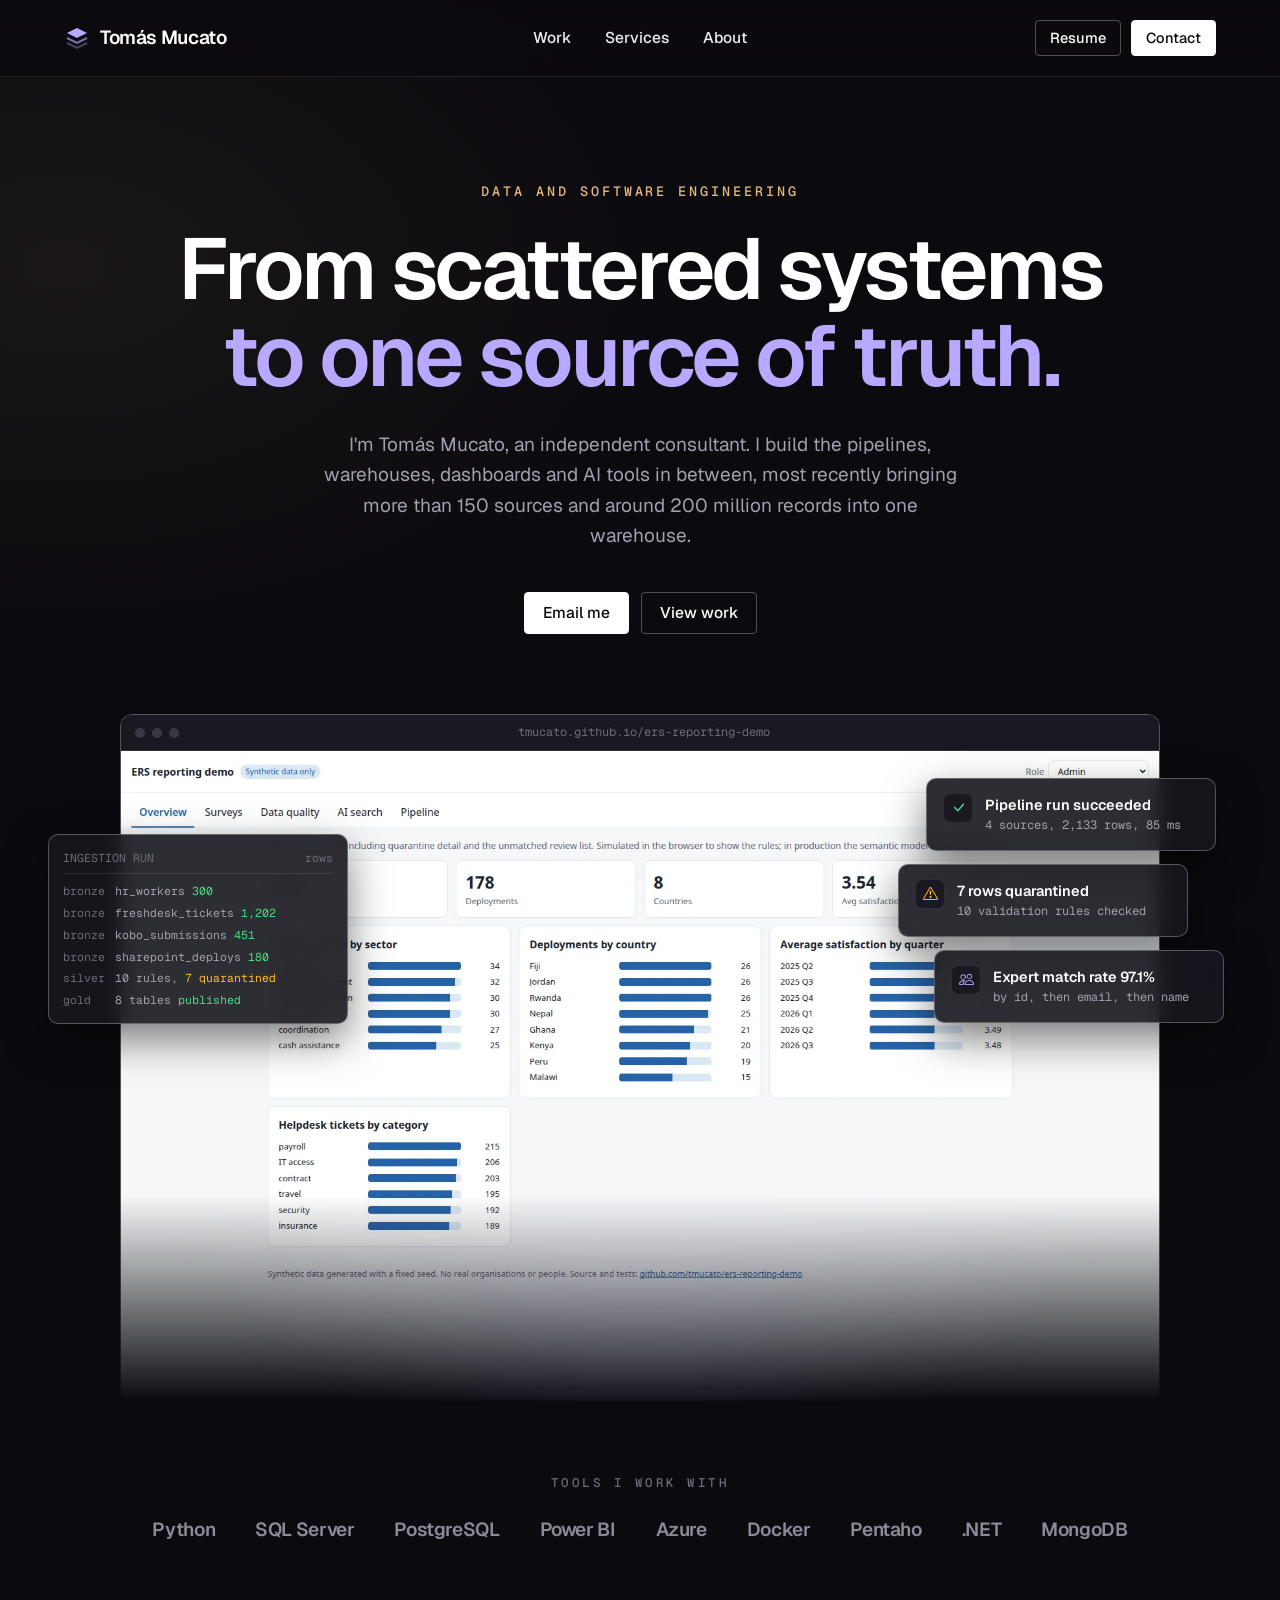
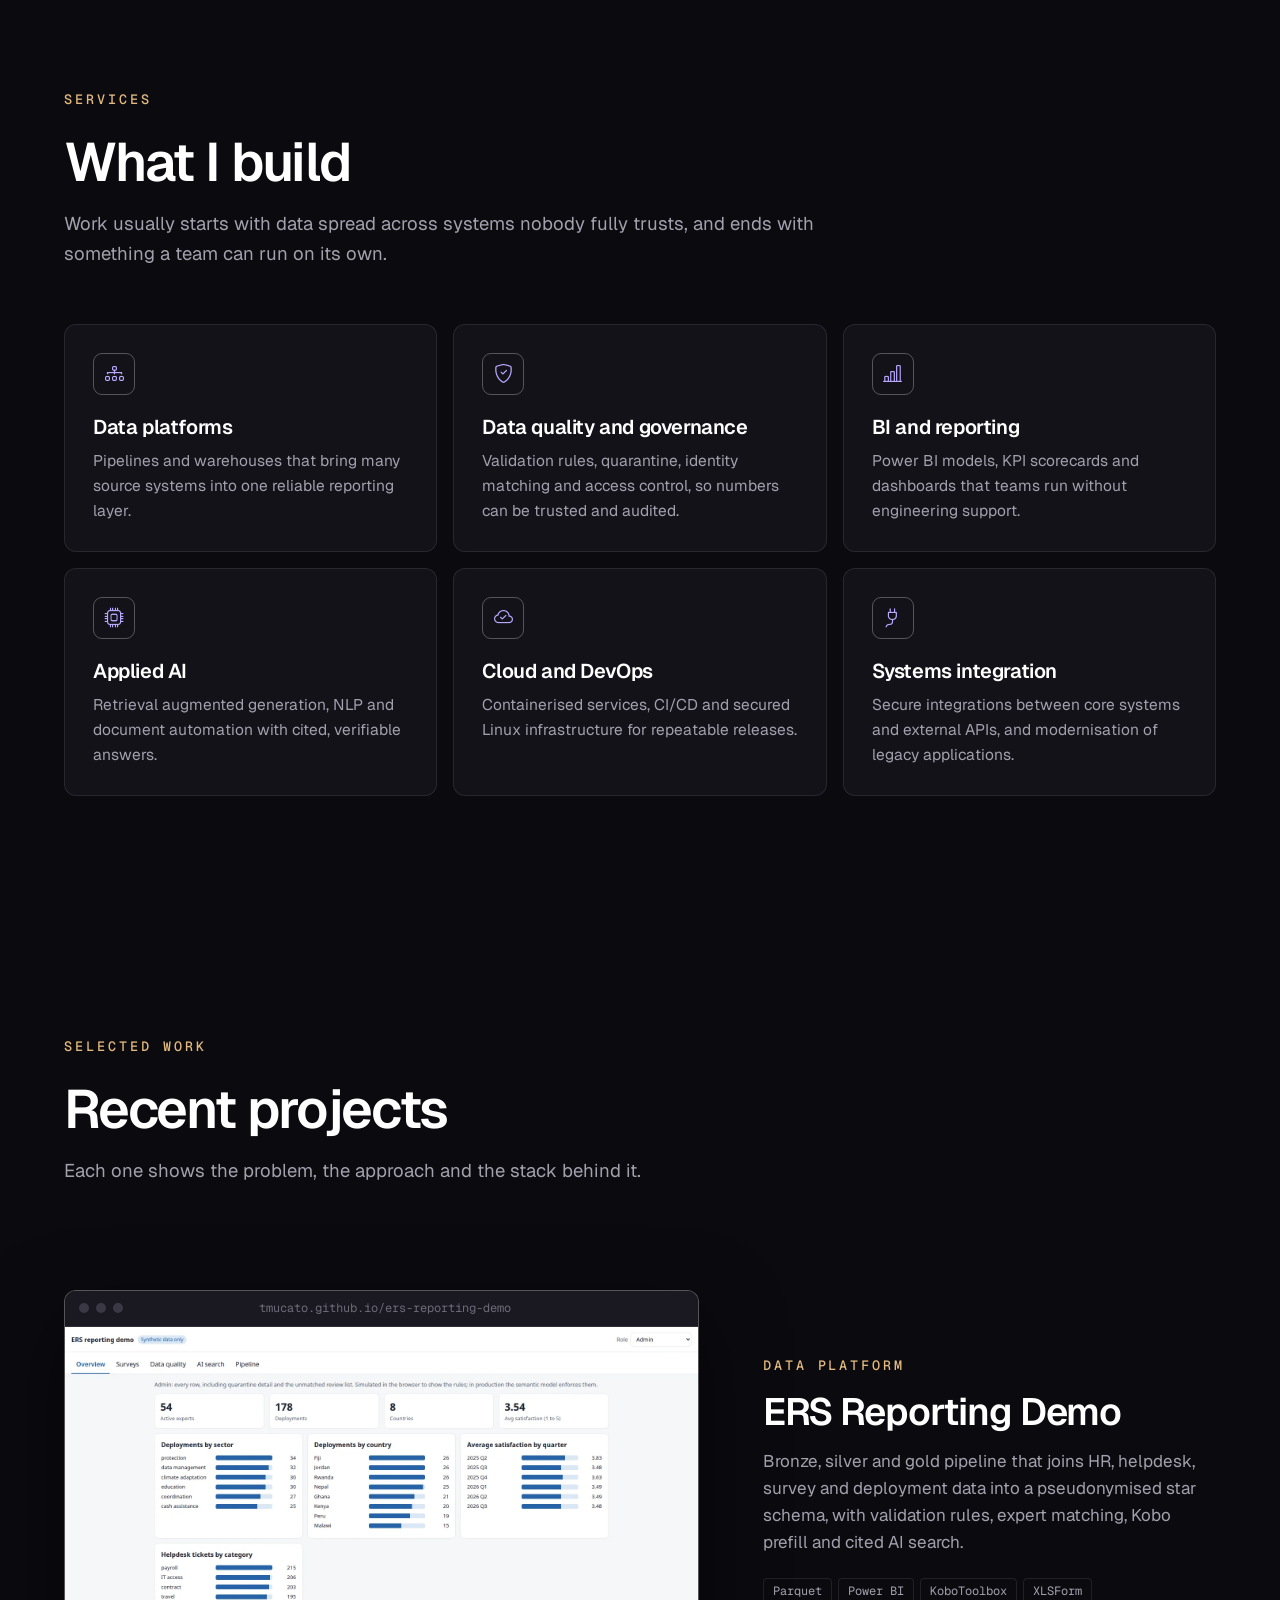
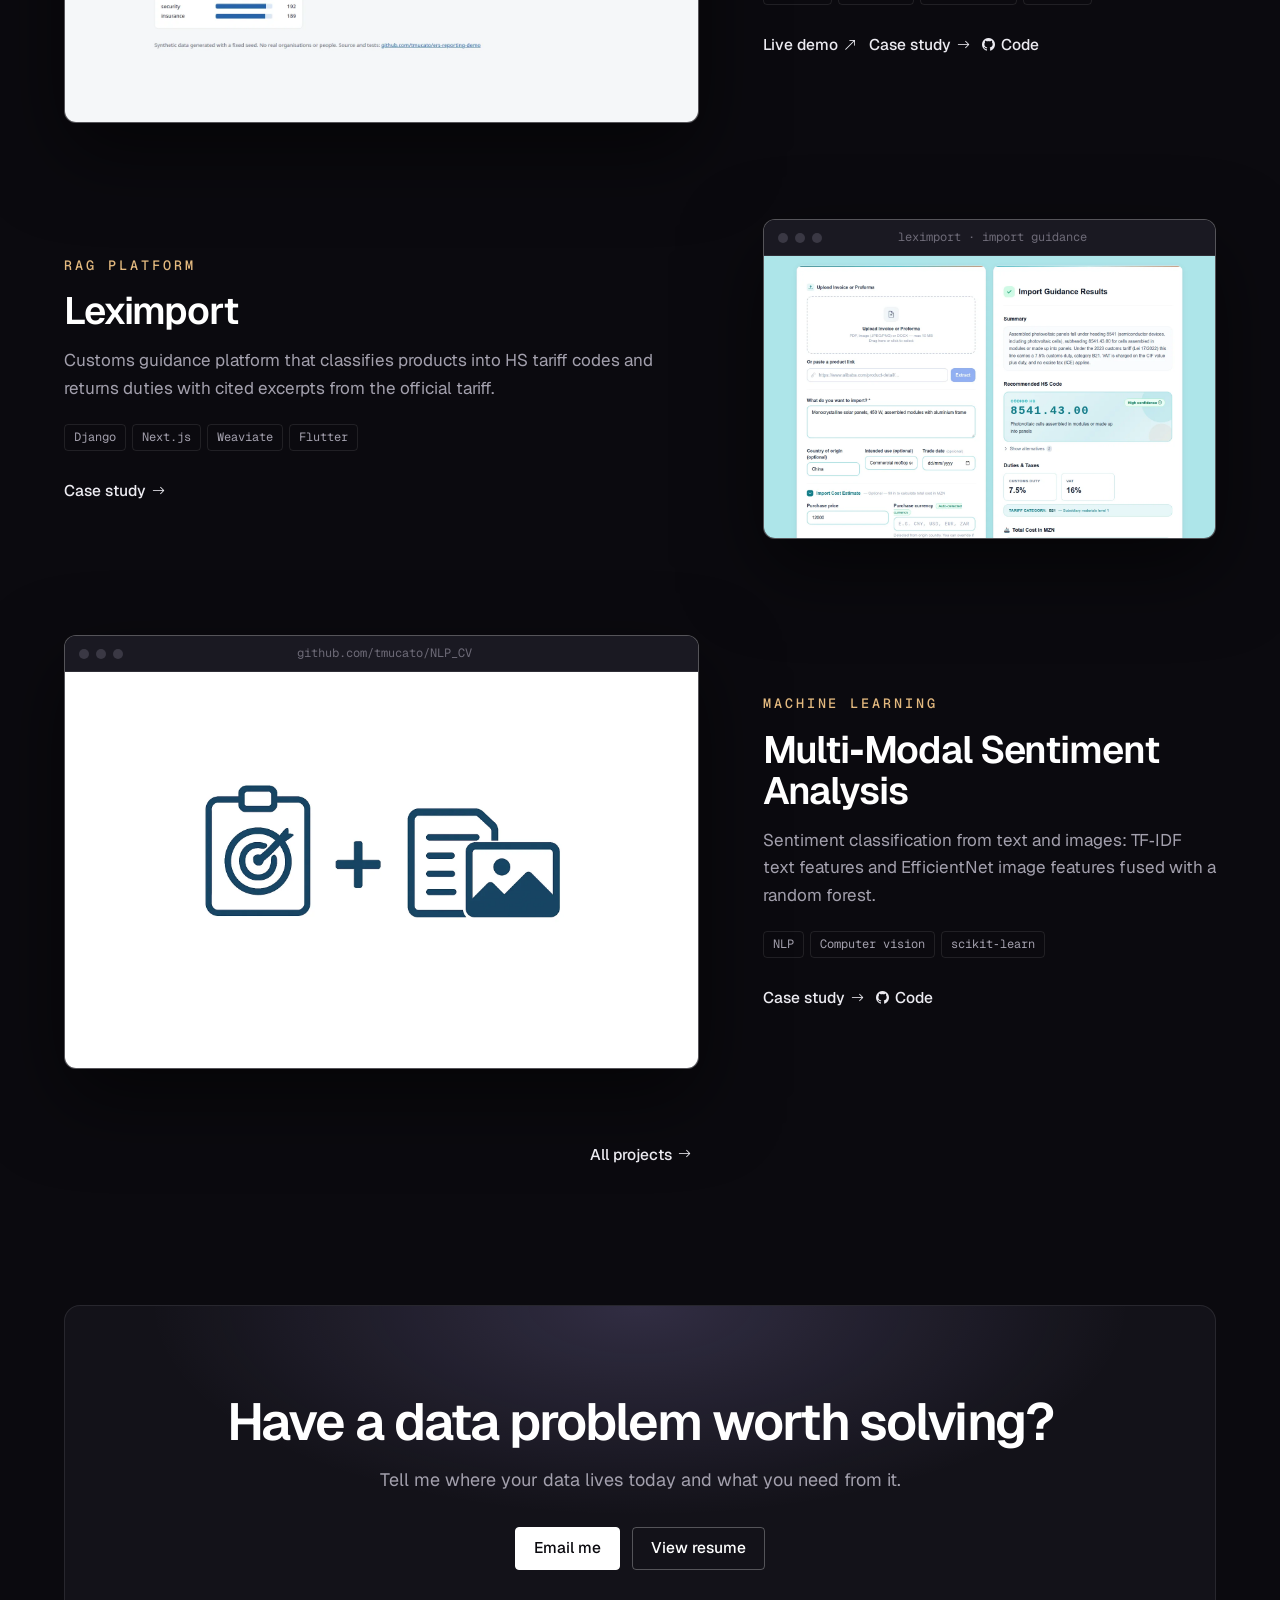
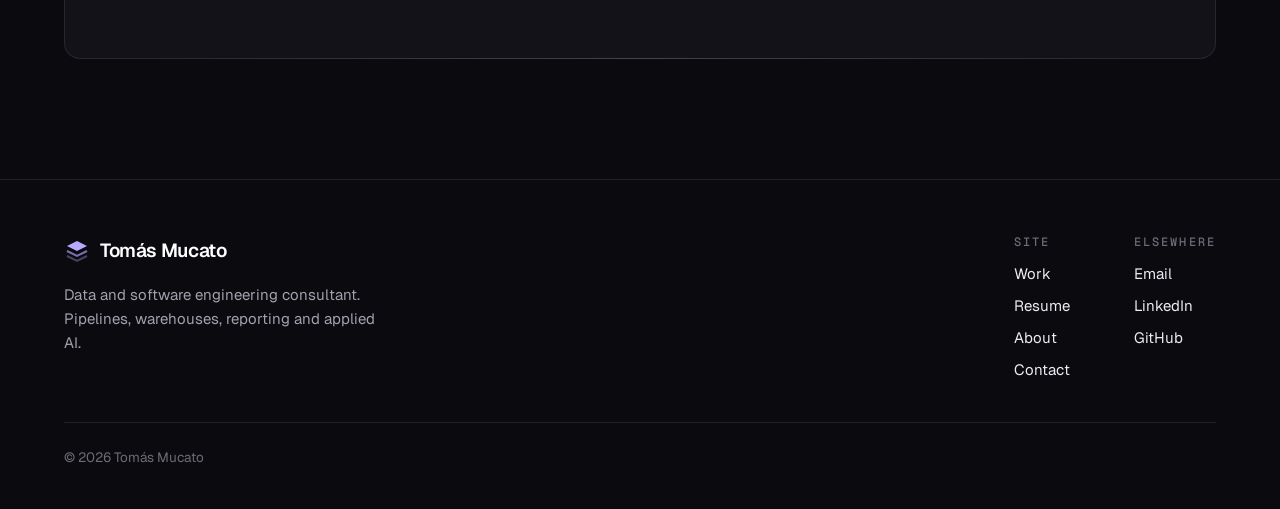
<file: index.html>
<!DOCTYPE html>
<html lang="en">

<head>
  <meta charset="utf-8">
  <meta name="viewport" content="width=device-width, initial-scale=1">
  <title>Tomás Mucato | Data and Software Engineering Consultant</title>
  <meta name="description" content="Tomás Mucato, data and software engineering consultant. Data platforms, reporting, data quality and applied AI.">
  <meta name="theme-color" content="#0b0a0f">
  <link href="assets/img/favicon.svg" rel="icon" type="image/svg+xml">
  <link href="https://fonts.googleapis.com" rel="preconnect">
  <link href="https://fonts.gstatic.com" rel="preconnect" crossorigin>
  <link href="https://fonts.googleapis.com/css2?family=Geist:wght@400;500;600;700&family=Geist+Mono:wght@400;500&display=swap" rel="stylesheet">
  <link href="assets/vendor/bootstrap-icons/bootstrap-icons.css" rel="stylesheet">
  <link href="assets/css/site.css" rel="stylesheet">
</head>

<body>

  <header class="site-header">
    <div class="wrap">
      <a href="index.html" class="brand"><svg viewBox="0 0 26 26" aria-hidden="true"><path d="M13 3 23 8 13 13 3 8Z" fill="#b9a8ff"/><path d="M3 13l10 5 10-5" stroke="#b9a8ff" stroke-width="2" fill="none" opacity=".65"/><path d="M3 18l10 5 10-5" stroke="#b9a8ff" stroke-width="2" fill="none" opacity=".35"/></svg> Tomás Mucato</a>
      <nav class="site-nav" aria-label="Main">
        <a href="portfolio.html">Work</a>
        <a href="index.html#services">Services</a>
        <a href="about.html">About</a>
      </nav>
      <div class="header-actions">
        <a href="resume.html" class="btn btn-sm">Resume</a>
        <a href="contact.html" class="btn btn-sm btn-light">Contact</a>
      </div>
      <button class="nav-toggle" type="button" aria-label="Menu" aria-expanded="false"><i class="bi bi-list"></i></button>
    </div>
    <nav class="mobile-menu wrap" aria-label="Mobile">
      <a href="portfolio.html">Work</a>
      <a href="index.html#services">Services</a>
      <a href="about.html">About</a>
      <a href="resume.html">Resume</a>
      <a href="contact.html">Contact</a>
    </nav>
  </header>

  <main>

    <section class="hero">
      <div class="wrap">
        <span class="label">Data and software engineering</span>
        <h1>From scattered systems <span class="accent">to one source of truth.</span></h1>
        <p class="lede">I'm Tomás Mucato, an independent consultant. I build the pipelines, warehouses, dashboards and AI tools in between, most recently bringing more than 150 sources and around 200 million records into one warehouse.</p>
        <div class="btn-row">
          <a href="mailto:tomasmucato@gmail.com" class="btn btn-light">Email me</a>
          <a href="portfolio.html" class="btn">View work</a>
        </div>

        <div class="showcase">
          <div class="run-log" aria-hidden="true">
            <div class="head"><span>INGESTION RUN</span><span>rows</span></div>
            <div><span>bronze</span>hr_workers <span class="ok">300</span></div>
            <div><span>bronze</span>freshdesk_tickets <span class="ok">1,202</span></div>
            <div><span>bronze</span>kobo_submissions <span class="ok">451</span></div>
            <div><span>bronze</span>sharepoint_deploys <span class="ok">180</span></div>
            <div><span>silver</span>10 rules, <span class="warn">7 quarantined</span></div>
            <div><span>gold&nbsp;&nbsp;</span>8 tables <span class="ok">published</span></div>
          </div>
          <div class="browser">
          <div class="browser-bar"><span></span><span></span><span></span><em>tmucato.github.io/ers-reporting-demo</em></div>
          <img src="assets/img/portfolio/portfolio-5.webp" alt="ERS Reporting Demo dashboard: experts, deployments by sector and country, satisfaction by quarter">
        </div>
          <div class="toast t1" aria-hidden="true"><span class="icon ok"><i class="bi bi-check-lg"></i></span><div><strong>Pipeline run succeeded</strong><small>4 sources, 2,133 rows, 85 ms</small></div></div>
          <div class="toast t2" aria-hidden="true"><span class="icon warn"><i class="bi bi-exclamation-triangle"></i></span><div><strong>7 rows quarantined</strong><small>10 validation rules checked</small></div></div>
          <div class="toast t3" aria-hidden="true"><span class="icon accent"><i class="bi bi-people"></i></span><div><strong>Expert match rate 97.1%</strong><small>by id, then email, then name</small></div></div>
        </div>
      </div>
    </section>

    <section class="tools">
      <div class="wrap">
        <span class="label">Tools I work with</span>
        <ul>
          <li>Python</li><li>SQL Server</li><li>PostgreSQL</li><li>Power BI</li><li>Azure</li><li>Docker</li><li>Pentaho</li><li>.NET</li><li>MongoDB</li>
        </ul>
      </div>
    </section>

    <section class="section" id="services">
      <div class="wrap">
        <div class="section-head">
          <span class="label">Services</span>
          <h2>What I build</h2>
          <p>Work usually starts with data spread across systems nobody fully trusts, and ends with something a team can run on its own.</p>
        </div>
        <div class="card-grid">
        <div class="card service">
          <div class="icon"><i class="bi bi-diagram-3"></i></div>
          <h3>Data platforms</h3>
          <p>Pipelines and warehouses that bring many source systems into one reliable reporting layer.</p>
        </div>
        <div class="card service">
          <div class="icon"><i class="bi bi-shield-check"></i></div>
          <h3>Data quality and governance</h3>
          <p>Validation rules, quarantine, identity matching and access control, so numbers can be trusted and audited.</p>
        </div>
        <div class="card service">
          <div class="icon"><i class="bi bi-bar-chart-line"></i></div>
          <h3>BI and reporting</h3>
          <p>Power BI models, KPI scorecards and dashboards that teams run without engineering support.</p>
        </div>
        <div class="card service">
          <div class="icon"><i class="bi bi-cpu"></i></div>
          <h3>Applied AI</h3>
          <p>Retrieval augmented generation, NLP and document automation with cited, verifiable answers.</p>
        </div>
        <div class="card service">
          <div class="icon"><i class="bi bi-cloud-check"></i></div>
          <h3>Cloud and DevOps</h3>
          <p>Containerised services, CI/CD and secured Linux infrastructure for repeatable releases.</p>
        </div>
        <div class="card service">
          <div class="icon"><i class="bi bi-plug"></i></div>
          <h3>Systems integration</h3>
          <p>Secure integrations between core systems and external APIs, and modernisation of legacy applications.</p>
        </div>
        </div>
      </div>
    </section>

    <section class="section" id="work">
      <div class="wrap">
        <div class="section-head">
          <span class="label">Selected work</span>
          <h2>Recent projects</h2>
          <p>Each one shows the problem, the approach and the stack behind it.</p>
        </div>
      <article class="feature">
        <div class="feature-media">
        <div class="browser rounded">
          <div class="browser-bar"><span></span><span></span><span></span><em>tmucato.github.io/ers-reporting-demo</em></div>
          <img src="assets/img/portfolio/portfolio-5.webp" alt="ERS Reporting Demo">
        </div>
        </div>
        <div>
          <span class="label">Data platform</span>
          <h3><a href="portfolio-details-ers.html">ERS Reporting Demo</a></h3>
          <p>Bronze, silver and gold pipeline that joins HR, helpdesk, survey and deployment data into a pseudonymised star schema, with validation rules, expert matching, Kobo prefill and cited AI search.</p>
          <ul class="tags"><li>Parquet</li><li>Power BI</li><li>KoboToolbox</li><li>XLSForm</li></ul>
          <div class="btn-row"><a href="https://tmucato.github.io/ers-reporting-demo/#overview" class="arrow-link" target="_blank" rel="noopener">Live demo <i class="bi bi-arrow-up-right"></i></a>
            <a href="portfolio-details-ers.html" class="arrow-link">Case study <i class="bi bi-arrow-right"></i></a>
            <a href="https://github.com/tmucato/ers-reporting-demo" class="arrow-link" target="_blank" rel="noopener"><i class="bi bi-github"></i> Code</a></div>
        </div>
      </article>
      <article class="feature flip">
        <div class="feature-media">
        <div class="browser rounded">
          <div class="browser-bar"><span></span><span></span><span></span><em>leximport · import guidance</em></div>
          <img src="assets/img/portfolio/portfolio-4-cover.webp" alt="Leximport">
        </div>
        </div>
        <div>
          <span class="label">RAG platform</span>
          <h3><a href="portfolio-details-leximport.html">Leximport</a></h3>
          <p>Customs guidance platform that classifies products into HS tariff codes and returns duties with cited excerpts from the official tariff.</p>
          <ul class="tags"><li>Django</li><li>Next.js</li><li>Weaviate</li><li>Flutter</li></ul>
          <div class="btn-row"><a href="portfolio-details-leximport.html" class="arrow-link">Case study <i class="bi bi-arrow-right"></i></a></div>
        </div>
      </article>
      <article class="feature">
        <div class="feature-media">
        <div class="browser rounded">
          <div class="browser-bar"><span></span><span></span><span></span><em>github.com/tmucato/NLP_CV</em></div>
          <img src="assets/img/portfolio/portfolio-3.webp" alt="Multi‑Modal Sentiment Analysis" class="contain">
        </div>
        </div>
        <div>
          <span class="label">Machine learning</span>
          <h3><a href="portfolio-details-multimodal.html">Multi‑Modal Sentiment Analysis</a></h3>
          <p>Sentiment classification from text and images: TF‑IDF text features and EfficientNet image features fused with a random forest.</p>
          <ul class="tags"><li>NLP</li><li>Computer vision</li><li>scikit‑learn</li></ul>
          <div class="btn-row"><a href="portfolio-details-multimodal.html" class="arrow-link">Case study <i class="bi bi-arrow-right"></i></a>
            <a href="https://github.com/tmucato/NLP_CV" class="arrow-link" target="_blank" rel="noopener"><i class="bi bi-github"></i> Code</a></div>
        </div>
      </article>
        <p class="center-link" style="text-align:center;margin-top:24px"><a href="portfolio.html" class="arrow-link">All projects <i class="bi bi-arrow-right"></i></a></p>
      </div>
    </section>

    <section class="section" style="padding-top:0">
      <div class="wrap">
        <div class="cta-band">
          <h2>Have a data problem worth solving?</h2>
          <p>Tell me where your data lives today and what you need from it.</p>
          <div class="btn-row">
            <a href="mailto:tomasmucato@gmail.com" class="btn btn-light">Email me</a>
            <a href="resume.html" class="btn">View resume</a>
          </div>
        </div>
      </div>
    </section>

  </main>

  <footer class="site-footer">
    <div class="wrap">
      <div class="footer-top">
        <div>
          <a href="index.html" class="brand"><svg viewBox="0 0 26 26" aria-hidden="true"><path d="M13 3 23 8 13 13 3 8Z" fill="#b9a8ff"/><path d="M3 13l10 5 10-5" stroke="#b9a8ff" stroke-width="2" fill="none" opacity=".65"/><path d="M3 18l10 5 10-5" stroke="#b9a8ff" stroke-width="2" fill="none" opacity=".35"/></svg> Tomás Mucato</a>
          <p>Data and software engineering consultant. Pipelines, warehouses, reporting and applied AI.</p>
        </div>
        <div class="footer-cols">
          <div>
            <h3>Site</h3>
            <ul>
              <li><a href="portfolio.html">Work</a></li>
              <li><a href="resume.html">Resume</a></li>
              <li><a href="about.html">About</a></li>
              <li><a href="contact.html">Contact</a></li>
            </ul>
          </div>
          <div>
            <h3>Elsewhere</h3>
            <ul>
              <li><a href="mailto:tomasmucato@gmail.com">Email</a></li>
              <li><a href="https://www.linkedin.com/in/tomas-mucato-898075a0/" target="_blank" rel="noopener">LinkedIn</a></li>
              <li><a href="https://github.com/tmucato" target="_blank" rel="noopener">GitHub</a></li>
            </ul>
          </div>
        </div>
      </div>
      <div class="footer-bottom">© 2026 Tomás Mucato</div>
    </div>
  </footer>

  <script src="assets/js/site.js"></script>

</body>

</html>
</file>
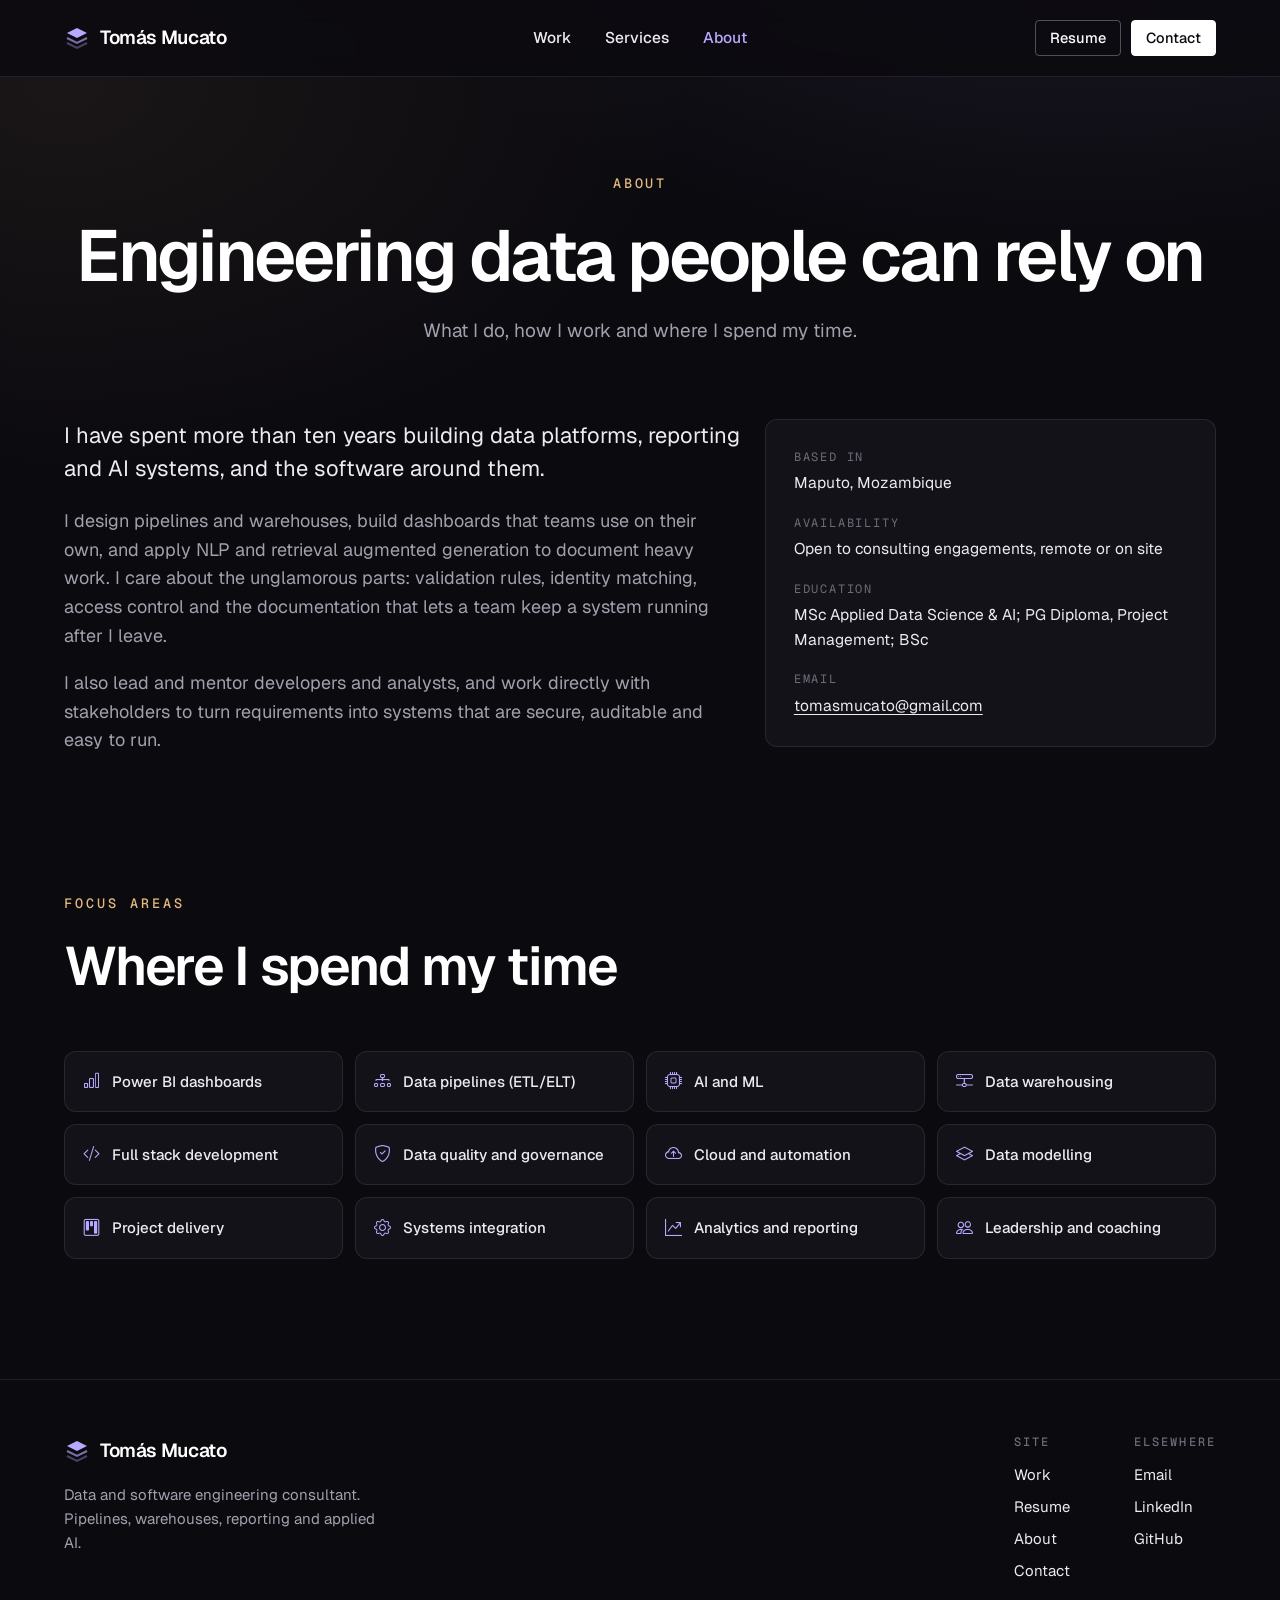
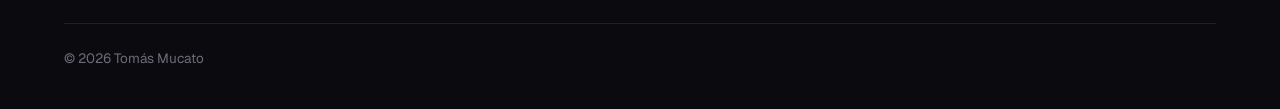
<file: about.html>
<!DOCTYPE html>
<html lang="en">

<head>
  <meta charset="utf-8">
  <meta name="viewport" content="width=device-width, initial-scale=1">
  <title>About | Tomás Mucato</title>
  <meta name="description" content="About Tomás Mucato, data and software engineering consultant.">
  <meta name="theme-color" content="#0b0a0f">
  <link href="assets/img/favicon.svg" rel="icon" type="image/svg+xml">
  <link href="https://fonts.googleapis.com" rel="preconnect">
  <link href="https://fonts.gstatic.com" rel="preconnect" crossorigin>
  <link href="https://fonts.googleapis.com/css2?family=Geist:wght@400;500;600;700&family=Geist+Mono:wght@400;500&display=swap" rel="stylesheet">
  <link href="assets/vendor/bootstrap-icons/bootstrap-icons.css" rel="stylesheet">
  <link href="assets/css/site.css" rel="stylesheet">
</head>

<body>

  <header class="site-header">
    <div class="wrap">
      <a href="index.html" class="brand"><svg viewBox="0 0 26 26" aria-hidden="true"><path d="M13 3 23 8 13 13 3 8Z" fill="#b9a8ff"/><path d="M3 13l10 5 10-5" stroke="#b9a8ff" stroke-width="2" fill="none" opacity=".65"/><path d="M3 18l10 5 10-5" stroke="#b9a8ff" stroke-width="2" fill="none" opacity=".35"/></svg> Tomás Mucato</a>
      <nav class="site-nav" aria-label="Main">
        <a href="portfolio.html">Work</a>
        <a href="index.html#services">Services</a>
        <a href="about.html" aria-current="page">About</a>
      </nav>
      <div class="header-actions">
        <a href="resume.html" class="btn btn-sm">Resume</a>
        <a href="contact.html" class="btn btn-sm btn-light">Contact</a>
      </div>
      <button class="nav-toggle" type="button" aria-label="Menu" aria-expanded="false"><i class="bi bi-list"></i></button>
    </div>
    <nav class="mobile-menu wrap" aria-label="Mobile">
      <a href="portfolio.html">Work</a>
      <a href="index.html#services">Services</a>
      <a href="about.html" aria-current="page">About</a>
      <a href="resume.html">Resume</a>
      <a href="contact.html">Contact</a>
    </nav>
  </header>

  <main>

    <section class="page-hero">
      <div class="wrap">
        <span class="label">About</span>
        <h1>Engineering data people can rely on</h1>
        <p class="lede">What I do, how I work and where I spend my time.</p>
      </div>
    </section>

    <section>
      <div class="wrap about-grid">
        <div class="bio">
          <p>I have spent more than ten years building data platforms, reporting and AI systems, and the software around them.</p>
          <p>I design pipelines and warehouses, build dashboards that teams use on their own, and apply NLP and retrieval augmented generation to document heavy work. I care about the unglamorous parts: validation rules, identity matching, access control and the documentation that lets a team keep a system running after I leave.</p>
          <p>I also lead and mentor developers and analysts, and work directly with stakeholders to turn requirements into systems that are secure, auditable and easy to run.</p>
        </div>
        <div class="card">
          <dl class="fact-list">
            <dt>Based in</dt><dd>Maputo, Mozambique</dd>
            <dt>Availability</dt><dd>Open to consulting engagements, remote or on site</dd>
            <dt>Education</dt><dd>MSc Applied Data Science &amp; AI; PG Diploma, Project Management; BSc</dd>
            <dt>Email</dt><dd><a href="mailto:tomasmucato@gmail.com">tomasmucato@gmail.com</a></dd>
          </dl>
        </div>
      </div>
    </section>

    <section class="section">
      <div class="wrap">
        <div class="section-head">
          <span class="label">Focus areas</span>
          <h2>Where I spend my time</h2>
        </div>
        <ul class="focus-grid">
          <li class="card"><i class="bi bi-bar-chart"></i>Power BI dashboards</li>
          <li class="card"><i class="bi bi-diagram-3"></i>Data pipelines (ETL/ELT)</li>
          <li class="card"><i class="bi bi-cpu"></i>AI and ML</li>
          <li class="card"><i class="bi bi-hdd-network"></i>Data warehousing</li>
          <li class="card"><i class="bi bi-code-slash"></i>Full stack development</li>
          <li class="card"><i class="bi bi-shield-check"></i>Data quality and governance</li>
          <li class="card"><i class="bi bi-cloud-arrow-up"></i>Cloud and automation</li>
          <li class="card"><i class="bi bi-layers"></i>Data modelling</li>
          <li class="card"><i class="bi bi-kanban"></i>Project delivery</li>
          <li class="card"><i class="bi bi-gear"></i>Systems integration</li>
          <li class="card"><i class="bi bi-graph-up-arrow"></i>Analytics and reporting</li>
          <li class="card"><i class="bi bi-people"></i>Leadership and coaching</li>
        </ul>
      </div>
    </section>

  </main>

  <footer class="site-footer">
    <div class="wrap">
      <div class="footer-top">
        <div>
          <a href="index.html" class="brand"><svg viewBox="0 0 26 26" aria-hidden="true"><path d="M13 3 23 8 13 13 3 8Z" fill="#b9a8ff"/><path d="M3 13l10 5 10-5" stroke="#b9a8ff" stroke-width="2" fill="none" opacity=".65"/><path d="M3 18l10 5 10-5" stroke="#b9a8ff" stroke-width="2" fill="none" opacity=".35"/></svg> Tomás Mucato</a>
          <p>Data and software engineering consultant. Pipelines, warehouses, reporting and applied AI.</p>
        </div>
        <div class="footer-cols">
          <div>
            <h3>Site</h3>
            <ul>
              <li><a href="portfolio.html">Work</a></li>
              <li><a href="resume.html">Resume</a></li>
              <li><a href="about.html">About</a></li>
              <li><a href="contact.html">Contact</a></li>
            </ul>
          </div>
          <div>
            <h3>Elsewhere</h3>
            <ul>
              <li><a href="mailto:tomasmucato@gmail.com">Email</a></li>
              <li><a href="https://www.linkedin.com/in/tomas-mucato-898075a0/" target="_blank" rel="noopener">LinkedIn</a></li>
              <li><a href="https://github.com/tmucato" target="_blank" rel="noopener">GitHub</a></li>
            </ul>
          </div>
        </div>
      </div>
      <div class="footer-bottom">© 2026 Tomás Mucato</div>
    </div>
  </footer>

  <script src="assets/js/site.js"></script>

</body>

</html>
</file>
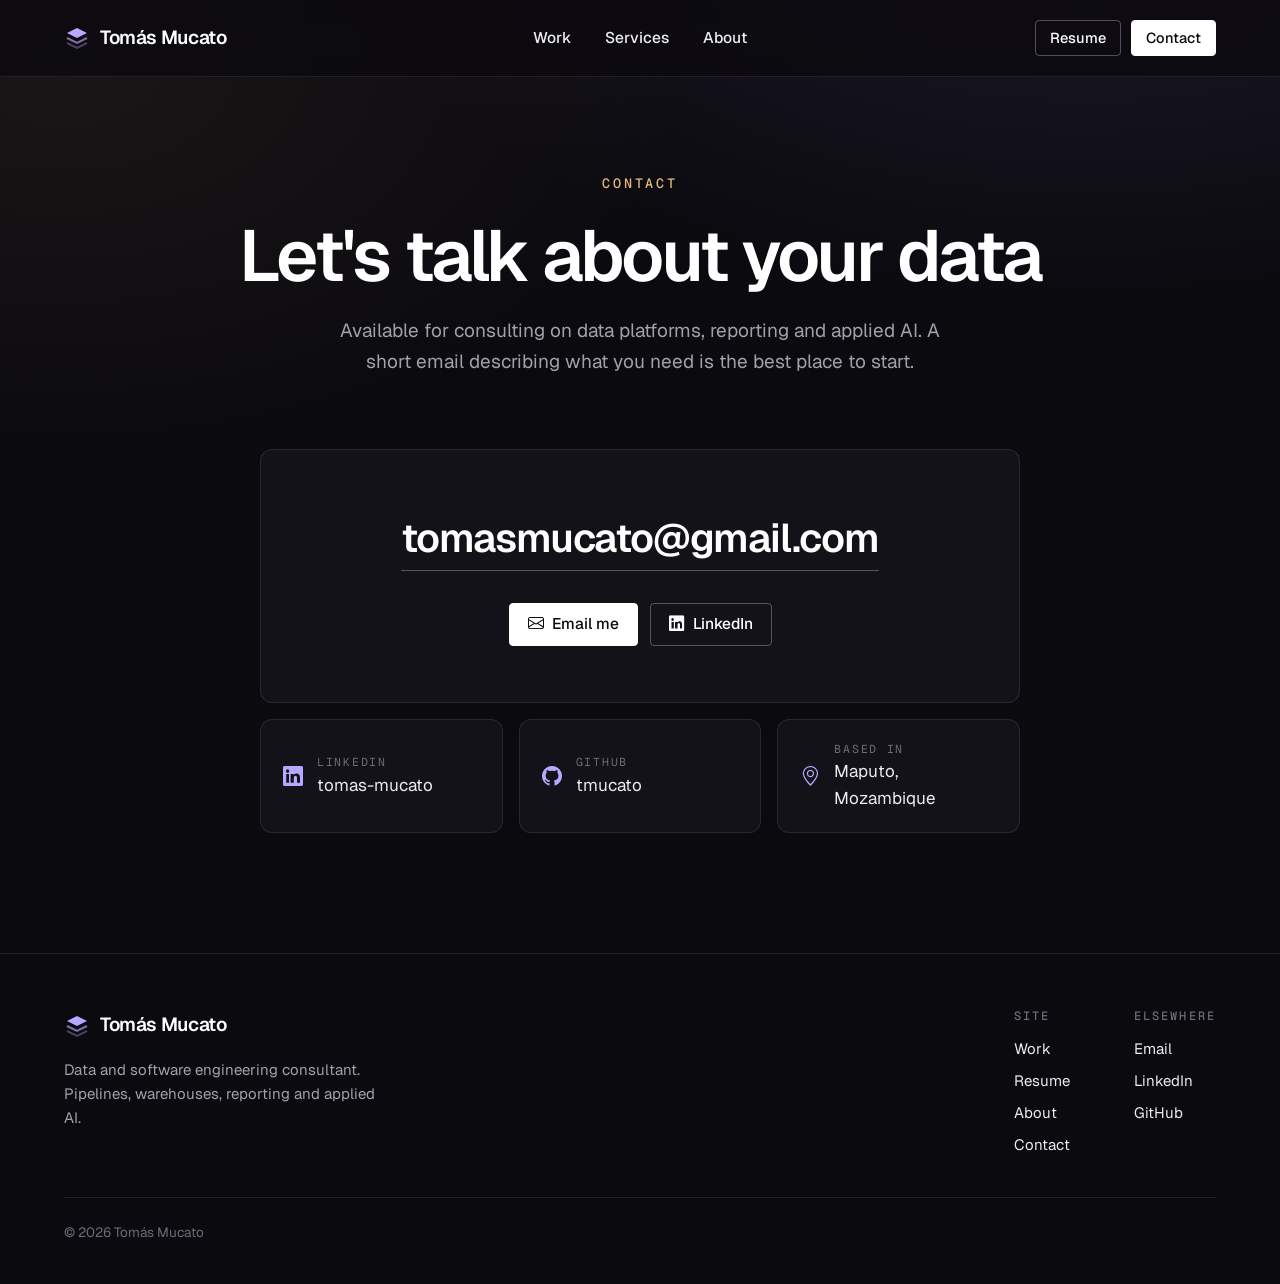
<file: contact.html>
<!DOCTYPE html>
<html lang="en">

<head>
  <meta charset="utf-8">
  <meta name="viewport" content="width=device-width, initial-scale=1">
  <title>Contact | Tomás Mucato</title>
  <meta name="description" content="Get in touch with Tomás Mucato about data engineering, BI and applied AI work.">
  <meta name="theme-color" content="#0b0a0f">
  <link href="assets/img/favicon.svg" rel="icon" type="image/svg+xml">
  <link href="https://fonts.googleapis.com" rel="preconnect">
  <link href="https://fonts.gstatic.com" rel="preconnect" crossorigin>
  <link href="https://fonts.googleapis.com/css2?family=Geist:wght@400;500;600;700&family=Geist+Mono:wght@400;500&display=swap" rel="stylesheet">
  <link href="assets/vendor/bootstrap-icons/bootstrap-icons.css" rel="stylesheet">
  <link href="assets/css/site.css" rel="stylesheet">
</head>

<body>

  <header class="site-header">
    <div class="wrap">
      <a href="index.html" class="brand"><svg viewBox="0 0 26 26" aria-hidden="true"><path d="M13 3 23 8 13 13 3 8Z" fill="#b9a8ff"/><path d="M3 13l10 5 10-5" stroke="#b9a8ff" stroke-width="2" fill="none" opacity=".65"/><path d="M3 18l10 5 10-5" stroke="#b9a8ff" stroke-width="2" fill="none" opacity=".35"/></svg> Tomás Mucato</a>
      <nav class="site-nav" aria-label="Main">
        <a href="portfolio.html">Work</a>
        <a href="index.html#services">Services</a>
        <a href="about.html">About</a>
      </nav>
      <div class="header-actions">
        <a href="resume.html" class="btn btn-sm">Resume</a>
        <a href="contact.html" class="btn btn-sm btn-light" aria-current="page">Contact</a>
      </div>
      <button class="nav-toggle" type="button" aria-label="Menu" aria-expanded="false"><i class="bi bi-list"></i></button>
    </div>
    <nav class="mobile-menu wrap" aria-label="Mobile">
      <a href="portfolio.html">Work</a>
      <a href="index.html#services">Services</a>
      <a href="about.html">About</a>
      <a href="resume.html">Resume</a>
      <a href="contact.html" aria-current="page">Contact</a>
    </nav>
  </header>

  <main>

    <section class="page-hero">
      <div class="wrap">
        <span class="label">Contact</span>
        <h1>Let's talk about your data</h1>
        <p class="lede">Available for consulting on data platforms, reporting and applied AI. A short email describing what you need is the best place to start.</p>
      </div>
    </section>

    <section>
      <div class="wrap">
        <div class="card contact-card">
          <a href="mailto:tomasmucato@gmail.com" class="email">tomasmucato@gmail.com</a>
          <div class="btn-row">
            <a href="mailto:tomasmucato@gmail.com" class="btn btn-light"><i class="bi bi-envelope"></i> Email me</a>
            <a href="https://www.linkedin.com/in/tomas-mucato-898075a0/" class="btn" target="_blank" rel="noopener"><i class="bi bi-linkedin"></i> LinkedIn</a>
          </div>
        </div>
        <div class="card-grid contact-meta">
          <a class="card" href="https://www.linkedin.com/in/tomas-mucato-898075a0/" target="_blank" rel="noopener"><i class="bi bi-linkedin"></i><span><small>LinkedIn</small>tomas-mucato</span></a>
          <a class="card" href="https://github.com/tmucato" target="_blank" rel="noopener"><i class="bi bi-github"></i><span><small>GitHub</small>tmucato</span></a>
          <div class="card"><i class="bi bi-geo-alt"></i><span><small>Based in</small>Maputo, Mozambique</span></div>
        </div>
      </div>
    </section>

  </main>

  <footer class="site-footer">
    <div class="wrap">
      <div class="footer-top">
        <div>
          <a href="index.html" class="brand"><svg viewBox="0 0 26 26" aria-hidden="true"><path d="M13 3 23 8 13 13 3 8Z" fill="#b9a8ff"/><path d="M3 13l10 5 10-5" stroke="#b9a8ff" stroke-width="2" fill="none" opacity=".65"/><path d="M3 18l10 5 10-5" stroke="#b9a8ff" stroke-width="2" fill="none" opacity=".35"/></svg> Tomás Mucato</a>
          <p>Data and software engineering consultant. Pipelines, warehouses, reporting and applied AI.</p>
        </div>
        <div class="footer-cols">
          <div>
            <h3>Site</h3>
            <ul>
              <li><a href="portfolio.html">Work</a></li>
              <li><a href="resume.html">Resume</a></li>
              <li><a href="about.html">About</a></li>
              <li><a href="contact.html">Contact</a></li>
            </ul>
          </div>
          <div>
            <h3>Elsewhere</h3>
            <ul>
              <li><a href="mailto:tomasmucato@gmail.com">Email</a></li>
              <li><a href="https://www.linkedin.com/in/tomas-mucato-898075a0/" target="_blank" rel="noopener">LinkedIn</a></li>
              <li><a href="https://github.com/tmucato" target="_blank" rel="noopener">GitHub</a></li>
            </ul>
          </div>
        </div>
      </div>
      <div class="footer-bottom">© 2026 Tomás Mucato</div>
    </div>
  </footer>

  <script src="assets/js/site.js"></script>

</body>

</html>
</file>
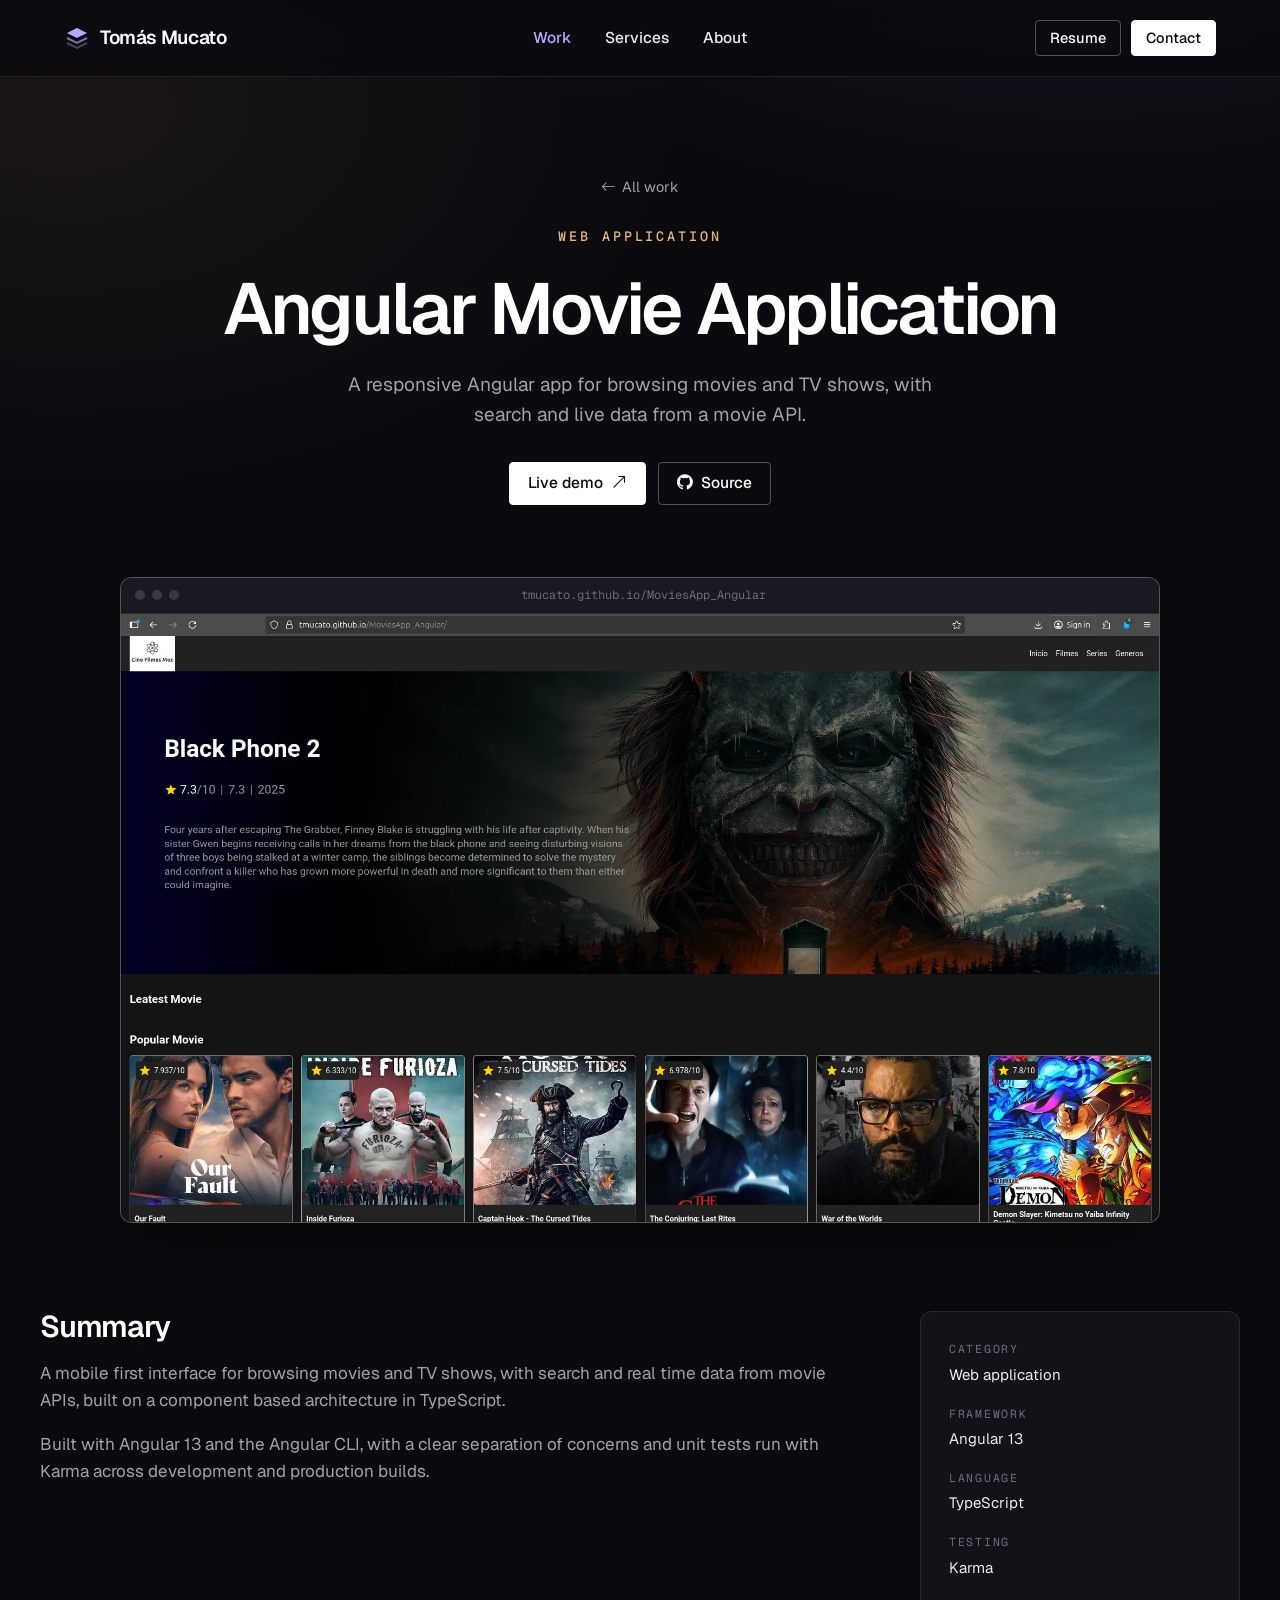
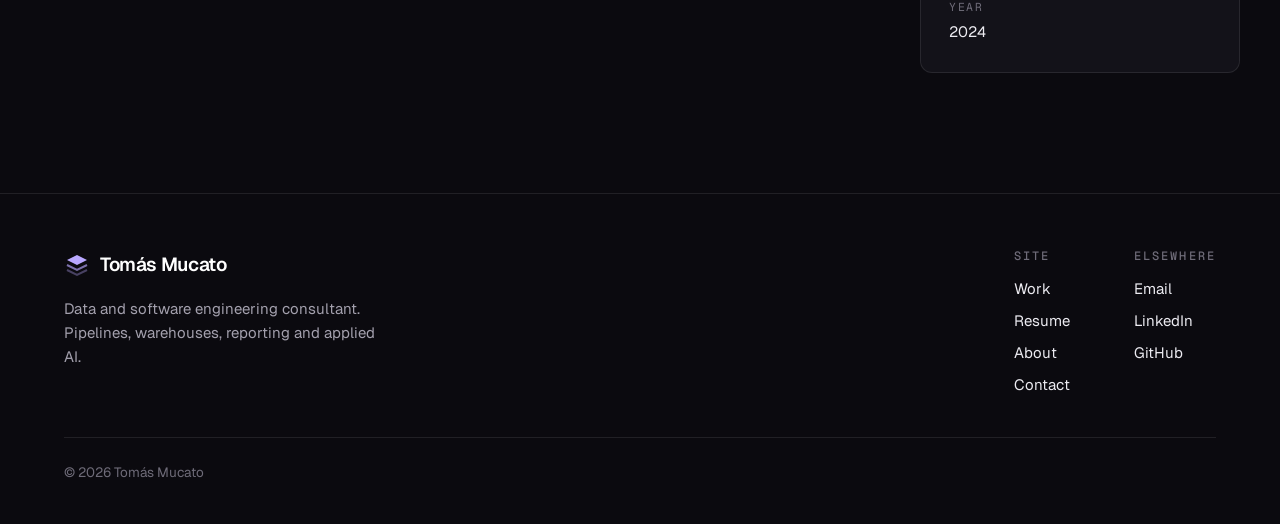
<file: portfolio-details-angular-movie.html>
<!DOCTYPE html>
<html lang="en">

<head>
  <meta charset="utf-8">
  <meta name="viewport" content="width=device-width, initial-scale=1">
  <title>Angular Movie Application | Tomás Mucato</title>
  <meta name="description" content="Angular application for browsing movies and TV shows, built with TypeScript and a public movie API.">
  <meta name="theme-color" content="#0b0a0f">
  <link href="assets/img/favicon.svg" rel="icon" type="image/svg+xml">
  <link href="https://fonts.googleapis.com" rel="preconnect">
  <link href="https://fonts.gstatic.com" rel="preconnect" crossorigin>
  <link href="https://fonts.googleapis.com/css2?family=Geist:wght@400;500;600;700&family=Geist+Mono:wght@400;500&display=swap" rel="stylesheet">
  <link href="assets/vendor/bootstrap-icons/bootstrap-icons.css" rel="stylesheet">
  <link href="assets/css/site.css" rel="stylesheet">
</head>

<body>

  <header class="site-header">
    <div class="wrap">
      <a href="index.html" class="brand"><svg viewBox="0 0 26 26" aria-hidden="true"><path d="M13 3 23 8 13 13 3 8Z" fill="#b9a8ff"/><path d="M3 13l10 5 10-5" stroke="#b9a8ff" stroke-width="2" fill="none" opacity=".65"/><path d="M3 18l10 5 10-5" stroke="#b9a8ff" stroke-width="2" fill="none" opacity=".35"/></svg> Tomás Mucato</a>
      <nav class="site-nav" aria-label="Main">
        <a href="portfolio.html" aria-current="page">Work</a>
        <a href="index.html#services">Services</a>
        <a href="about.html">About</a>
      </nav>
      <div class="header-actions">
        <a href="resume.html" class="btn btn-sm">Resume</a>
        <a href="contact.html" class="btn btn-sm btn-light">Contact</a>
      </div>
      <button class="nav-toggle" type="button" aria-label="Menu" aria-expanded="false"><i class="bi bi-list"></i></button>
    </div>
    <nav class="mobile-menu wrap" aria-label="Mobile">
      <a href="portfolio.html" aria-current="page">Work</a>
      <a href="index.html#services">Services</a>
      <a href="about.html">About</a>
      <a href="resume.html">Resume</a>
      <a href="contact.html">Contact</a>
    </nav>
  </header>

  <main>

    <section class="page-hero">
      <div class="wrap">
        <a href="portfolio.html" class="back-link"><i class="bi bi-arrow-left"></i> All work</a>
        <span class="label">Web application</span>
        <h1>Angular Movie Application</h1>
        <p class="lede">A responsive Angular app for browsing movies and TV shows, with search and live data from a movie API.</p>
        <div class="btn-row">
          <a href="https://tmucato.github.io/MoviesApp_Angular/" class="btn btn-light" target="_blank" rel="noopener">Live demo <i class="bi bi-arrow-up-right"></i></a>
          <a href="https://github.com/tmucato/MoviesApp_Angular" class="btn" target="_blank" rel="noopener"><i class="bi bi-github"></i> Source</a>
        </div>
      </div>
    </section>

    <section>
      <div class="wrap">
        <div class="case-showcase">
        <div class="browser rounded">
          <div class="browser-bar"><span></span><span></span><span></span><em>tmucato.github.io/MoviesApp_Angular</em></div>
          <img src="assets/img/portfolio/portfolio-1.webp" alt="Angular Movie App home screen">
        </div>
        </div>
      </div>
    </section>

    <section>
      <div class="wrap case-body">
        <div>
          <h2>Summary</h2>
          <p>A mobile first interface for browsing movies and TV shows, with search and real time data from movie APIs, built on a component based architecture in TypeScript.</p>
          <p>Built with Angular 13 and the Angular CLI, with a clear separation of concerns and unit tests run with Karma across development and production builds.</p>
        </div>
        <aside class="case-aside card">
          <dl>
            <dt>Category</dt><dd>Web application</dd>
            <dt>Framework</dt><dd>Angular 13</dd>
            <dt>Language</dt><dd>TypeScript</dd>
            <dt>Testing</dt><dd>Karma</dd>
            <dt>Year</dt><dd>2024</dd>
          </dl>
        </aside>
      </div>
    </section>

  </main>

  <footer class="site-footer">
    <div class="wrap">
      <div class="footer-top">
        <div>
          <a href="index.html" class="brand"><svg viewBox="0 0 26 26" aria-hidden="true"><path d="M13 3 23 8 13 13 3 8Z" fill="#b9a8ff"/><path d="M3 13l10 5 10-5" stroke="#b9a8ff" stroke-width="2" fill="none" opacity=".65"/><path d="M3 18l10 5 10-5" stroke="#b9a8ff" stroke-width="2" fill="none" opacity=".35"/></svg> Tomás Mucato</a>
          <p>Data and software engineering consultant. Pipelines, warehouses, reporting and applied AI.</p>
        </div>
        <div class="footer-cols">
          <div>
            <h3>Site</h3>
            <ul>
              <li><a href="portfolio.html">Work</a></li>
              <li><a href="resume.html">Resume</a></li>
              <li><a href="about.html">About</a></li>
              <li><a href="contact.html">Contact</a></li>
            </ul>
          </div>
          <div>
            <h3>Elsewhere</h3>
            <ul>
              <li><a href="mailto:tomasmucato@gmail.com">Email</a></li>
              <li><a href="https://www.linkedin.com/in/tomas-mucato-898075a0/" target="_blank" rel="noopener">LinkedIn</a></li>
              <li><a href="https://github.com/tmucato" target="_blank" rel="noopener">GitHub</a></li>
            </ul>
          </div>
        </div>
      </div>
      <div class="footer-bottom">© 2026 Tomás Mucato</div>
    </div>
  </footer>

  <script src="assets/js/site.js"></script>

</body>

</html>
</file>
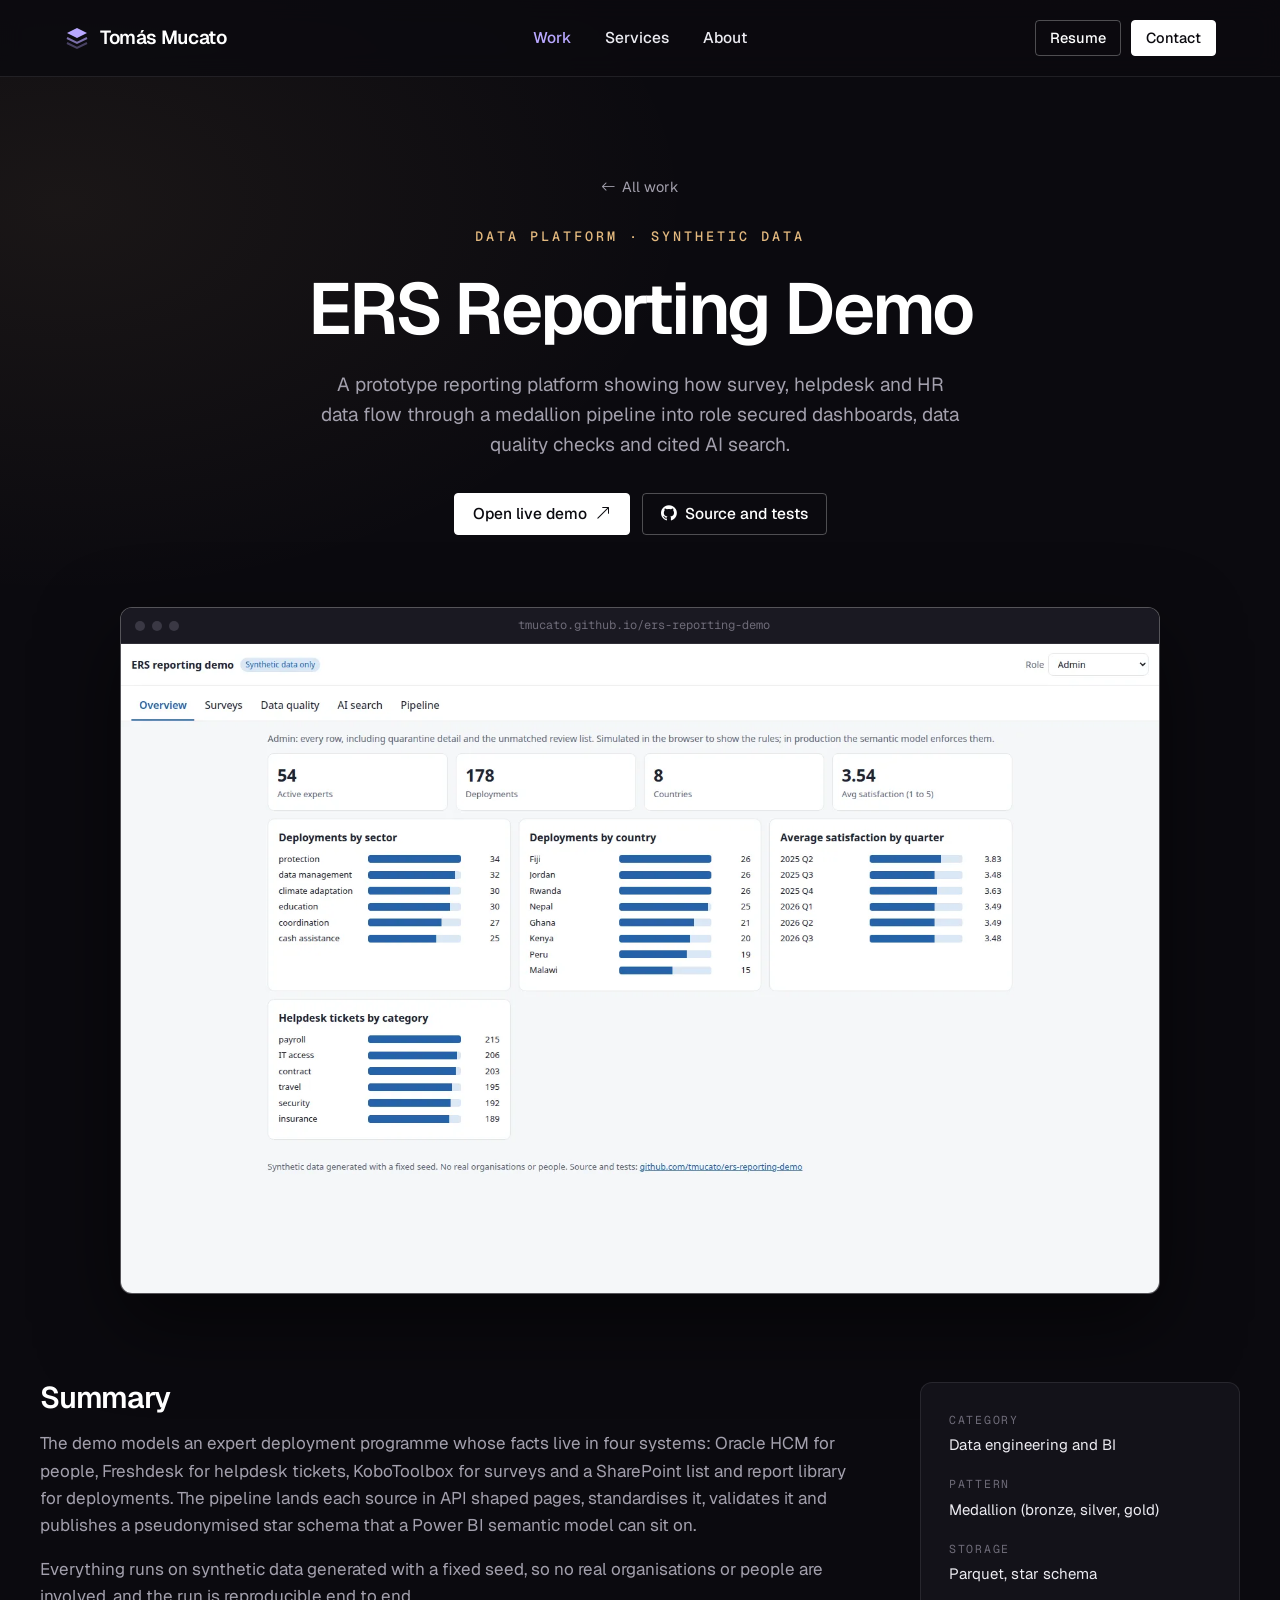
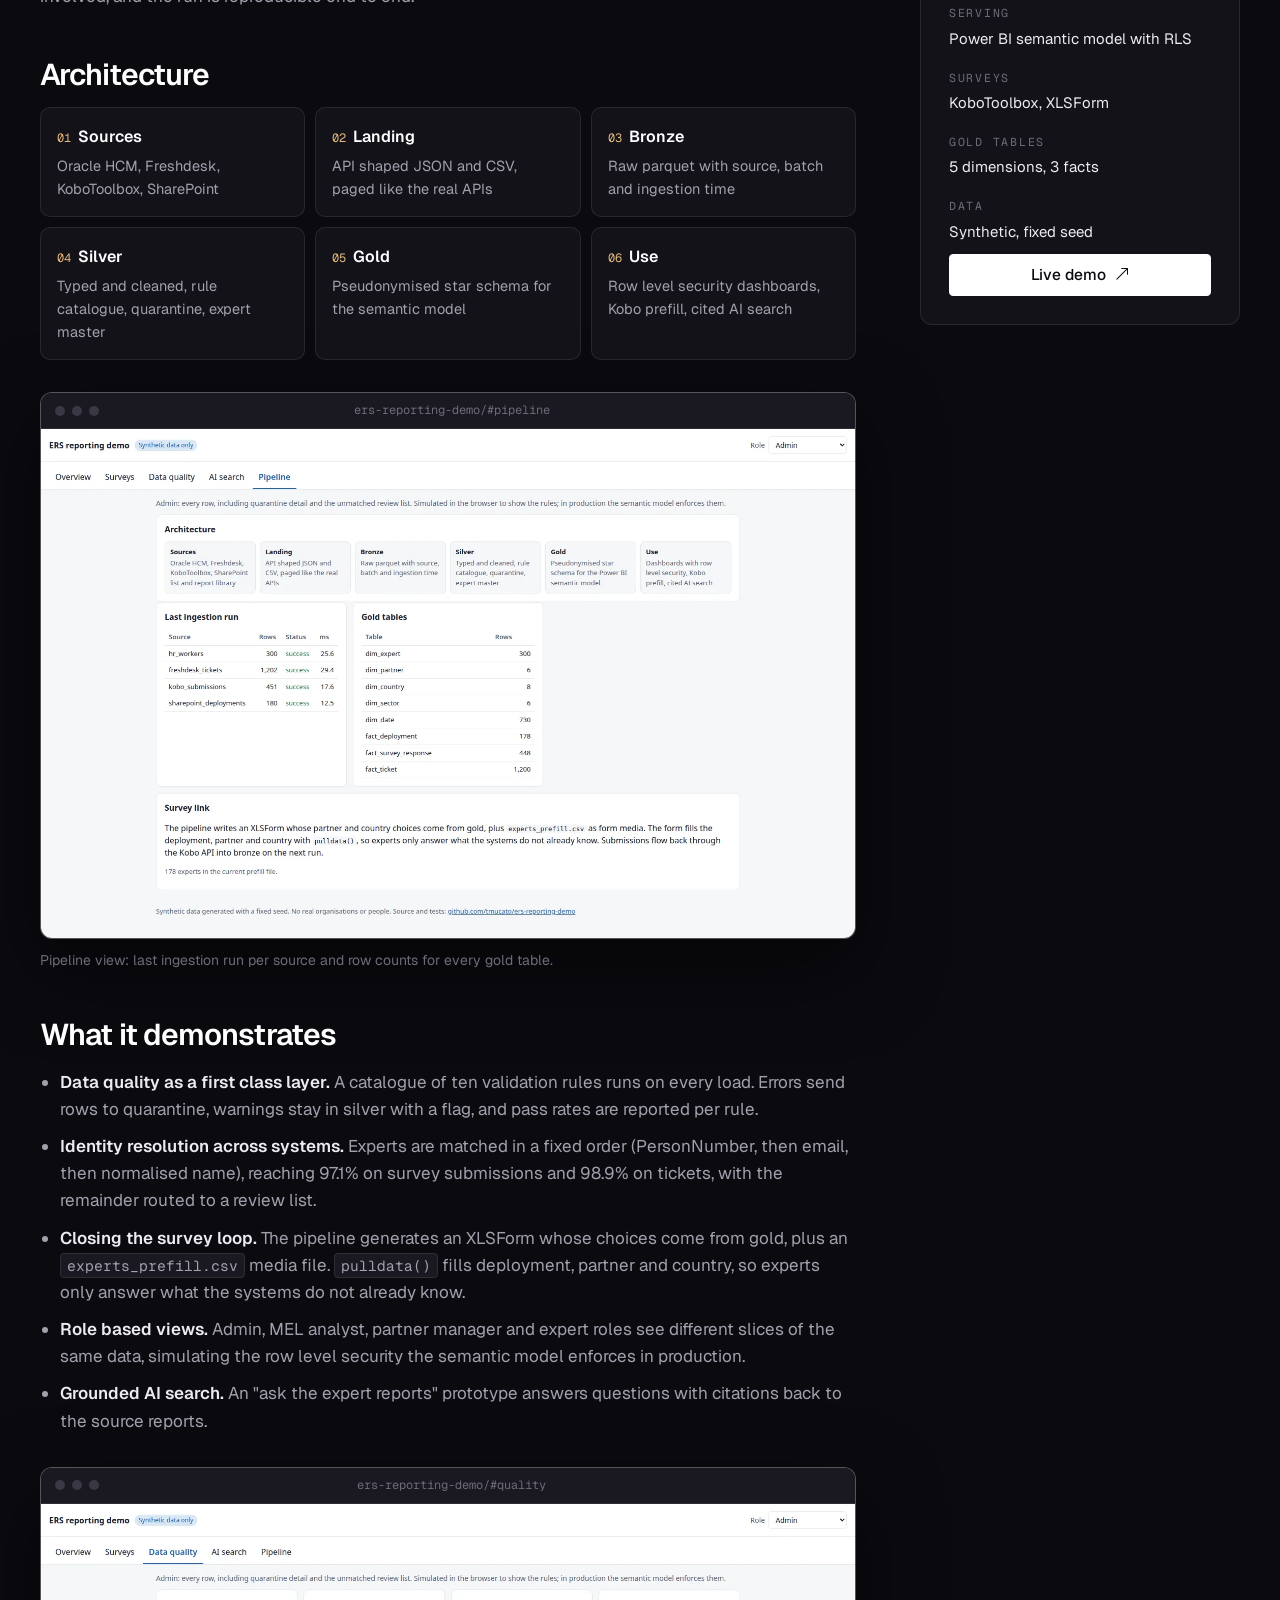
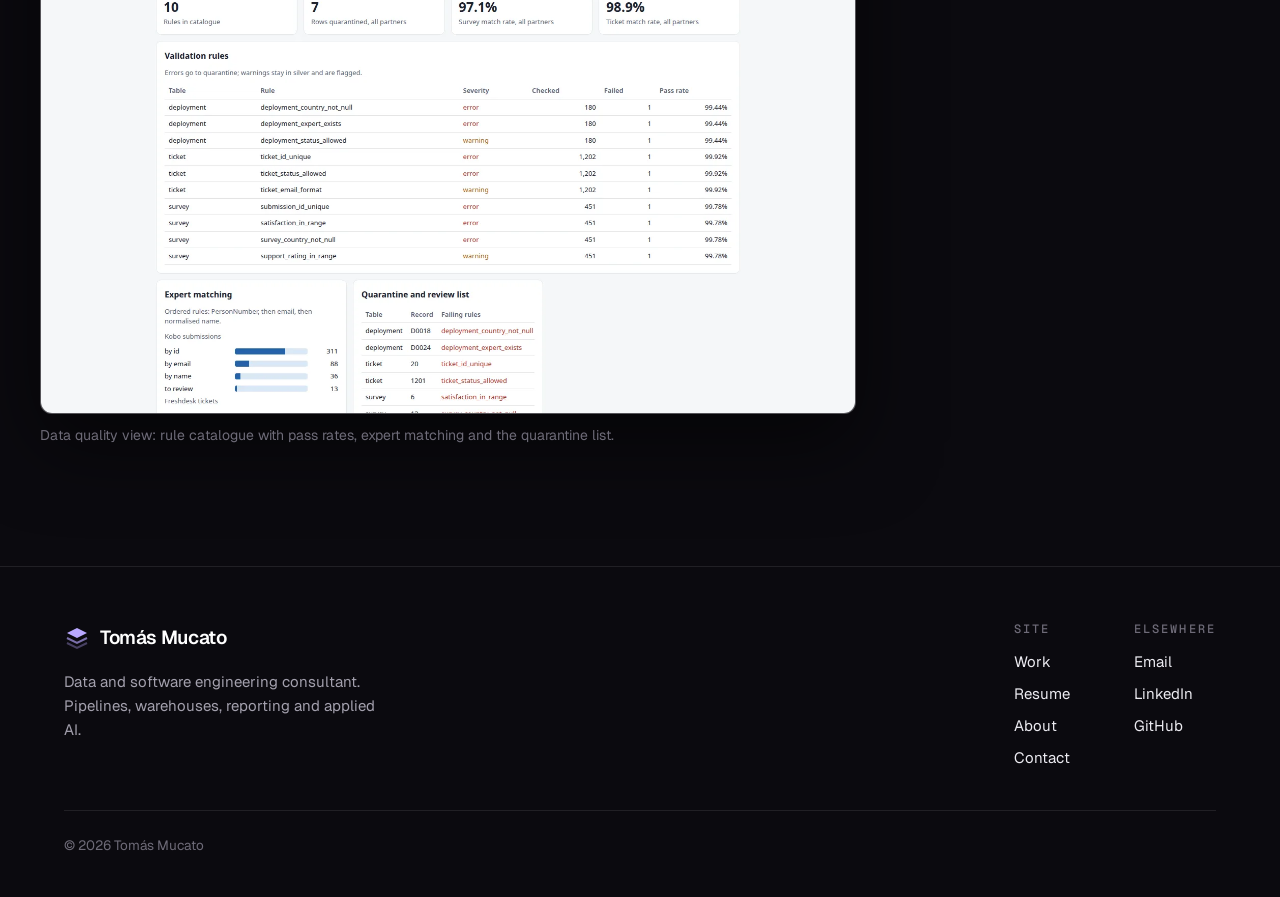
<file: portfolio-details-ers.html>
<!DOCTYPE html>
<html lang="en">

<head>
  <meta charset="utf-8">
  <meta name="viewport" content="width=device-width, initial-scale=1">
  <title>ERS Reporting Demo | Tomás Mucato</title>
  <meta name="description" content="ERS Reporting Demo: a medallion data pipeline from HR, helpdesk and survey sources into a pseudonymised star schema, with data quality rules, expert matching, Kobo prefill and cited AI search.">
  <meta name="theme-color" content="#0b0a0f">
  <link href="assets/img/favicon.svg" rel="icon" type="image/svg+xml">
  <link href="https://fonts.googleapis.com" rel="preconnect">
  <link href="https://fonts.gstatic.com" rel="preconnect" crossorigin>
  <link href="https://fonts.googleapis.com/css2?family=Geist:wght@400;500;600;700&family=Geist+Mono:wght@400;500&display=swap" rel="stylesheet">
  <link href="assets/vendor/bootstrap-icons/bootstrap-icons.css" rel="stylesheet">
  <link href="assets/css/site.css" rel="stylesheet">
</head>

<body>

  <header class="site-header">
    <div class="wrap">
      <a href="index.html" class="brand"><svg viewBox="0 0 26 26" aria-hidden="true"><path d="M13 3 23 8 13 13 3 8Z" fill="#b9a8ff"/><path d="M3 13l10 5 10-5" stroke="#b9a8ff" stroke-width="2" fill="none" opacity=".65"/><path d="M3 18l10 5 10-5" stroke="#b9a8ff" stroke-width="2" fill="none" opacity=".35"/></svg> Tomás Mucato</a>
      <nav class="site-nav" aria-label="Main">
        <a href="portfolio.html" aria-current="page">Work</a>
        <a href="index.html#services">Services</a>
        <a href="about.html">About</a>
      </nav>
      <div class="header-actions">
        <a href="resume.html" class="btn btn-sm">Resume</a>
        <a href="contact.html" class="btn btn-sm btn-light">Contact</a>
      </div>
      <button class="nav-toggle" type="button" aria-label="Menu" aria-expanded="false"><i class="bi bi-list"></i></button>
    </div>
    <nav class="mobile-menu wrap" aria-label="Mobile">
      <a href="portfolio.html" aria-current="page">Work</a>
      <a href="index.html#services">Services</a>
      <a href="about.html">About</a>
      <a href="resume.html">Resume</a>
      <a href="contact.html">Contact</a>
    </nav>
  </header>

  <main>

    <section class="page-hero">
      <div class="wrap">
        <a href="portfolio.html" class="back-link"><i class="bi bi-arrow-left"></i> All work</a>
        <span class="label">Data platform · synthetic data</span>
        <h1>ERS Reporting Demo</h1>
        <p class="lede">A prototype reporting platform showing how survey, helpdesk and HR data flow through a medallion pipeline into role secured dashboards, data quality checks and cited AI search.</p>
        <div class="btn-row">
          <a href="https://tmucato.github.io/ers-reporting-demo/#overview" class="btn btn-light" target="_blank" rel="noopener">Open live demo <i class="bi bi-arrow-up-right"></i></a>
          <a href="https://github.com/tmucato/ers-reporting-demo" class="btn" target="_blank" rel="noopener"><i class="bi bi-github"></i> Source and tests</a>
        </div>
      </div>
    </section>

    <section>
      <div class="wrap">
        <div class="case-showcase">
        <div class="browser rounded">
          <div class="browser-bar"><span></span><span></span><span></span><em>tmucato.github.io/ers-reporting-demo</em></div>
          <img src="assets/img/portfolio/portfolio-5.webp" alt="Overview dashboard: experts, deployments by sector and country, satisfaction by quarter">
        </div>
        </div>
      </div>
    </section>

    <section>
      <div class="wrap case-body">
        <div>
          <h2>Summary</h2>
          <p>The demo models an expert deployment programme whose facts live in four systems: Oracle HCM for people, Freshdesk for helpdesk tickets, KoboToolbox for surveys and a SharePoint list and report library for deployments. The pipeline lands each source in API shaped pages, standardises it, validates it and publishes a pseudonymised star schema that a Power BI semantic model can sit on.</p>
          <p>Everything runs on synthetic data generated with a fixed seed, so no real organisations or people are involved, and the run is reproducible end to end.</p>

          <h2>Architecture</h2>
          <ol class="layer-flow">
            <li><strong>Sources</strong>Oracle HCM, Freshdesk, KoboToolbox, SharePoint</li>
            <li><strong>Landing</strong>API shaped JSON and CSV, paged like the real APIs</li>
            <li><strong>Bronze</strong>Raw parquet with source, batch and ingestion time</li>
            <li><strong>Silver</strong>Typed and cleaned, rule catalogue, quarantine, expert master</li>
            <li><strong>Gold</strong>Pseudonymised star schema for the semantic model</li>
            <li><strong>Use</strong>Row level security dashboards, Kobo prefill, cited AI search</li>
          </ol>
          <figure>
          <div class="browser rounded">
          <div class="browser-bar"><span></span><span></span><span></span><em>ers-reporting-demo/#pipeline</em></div>
          <img src="assets/img/portfolio/portfolio-5-pipeline.webp" alt="Pipeline tab: architecture layers, last ingestion run and gold table row counts">
        </div>
            <figcaption>Pipeline view: last ingestion run per source and row counts for every gold table.</figcaption>
          </figure>

          <h2>What it demonstrates</h2>
          <ul>
            <li><strong>Data quality as a first class layer.</strong> A catalogue of ten validation rules runs on every load. Errors send rows to quarantine, warnings stay in silver with a flag, and pass rates are reported per rule.</li>
            <li><strong>Identity resolution across systems.</strong> Experts are matched in a fixed order (PersonNumber, then email, then normalised name), reaching 97.1% on survey submissions and 98.9% on tickets, with the remainder routed to a review list.</li>
            <li><strong>Closing the survey loop.</strong> The pipeline generates an XLSForm whose choices come from gold, plus an <code>experts_prefill.csv</code> media file. <code>pulldata()</code> fills deployment, partner and country, so experts only answer what the systems do not already know.</li>
            <li><strong>Role based views.</strong> Admin, MEL analyst, partner manager and expert roles see different slices of the same data, simulating the row level security the semantic model enforces in production.</li>
            <li><strong>Grounded AI search.</strong> An "ask the expert reports" prototype answers questions with citations back to the source reports.</li>
          </ul>
          <figure>
          <div class="browser rounded">
          <div class="browser-bar"><span></span><span></span><span></span><em>ers-reporting-demo/#quality</em></div>
          <img src="assets/img/portfolio/portfolio-5-quality.webp" alt="Data quality tab: validation rule catalogue, expert matching and quarantine list">
        </div>
            <figcaption>Data quality view: rule catalogue with pass rates, expert matching and the quarantine list.</figcaption>
          </figure>
        </div>
        <aside class="case-aside card">
          <dl>
            <dt>Category</dt><dd>Data engineering and BI</dd>
            <dt>Pattern</dt><dd>Medallion (bronze, silver, gold)</dd>
            <dt>Storage</dt><dd>Parquet, star schema</dd>
            <dt>Serving</dt><dd>Power BI semantic model with RLS</dd>
            <dt>Surveys</dt><dd>KoboToolbox, XLSForm</dd>
            <dt>Gold tables</dt><dd>5 dimensions, 3 facts</dd>
            <dt>Data</dt><dd>Synthetic, fixed seed</dd>
          </dl>
          <a href="https://tmucato.github.io/ers-reporting-demo/#overview" class="btn btn-light" target="_blank" rel="noopener">Live demo <i class="bi bi-arrow-up-right"></i></a>
        </aside>
      </div>
    </section>

  </main>

  <footer class="site-footer">
    <div class="wrap">
      <div class="footer-top">
        <div>
          <a href="index.html" class="brand"><svg viewBox="0 0 26 26" aria-hidden="true"><path d="M13 3 23 8 13 13 3 8Z" fill="#b9a8ff"/><path d="M3 13l10 5 10-5" stroke="#b9a8ff" stroke-width="2" fill="none" opacity=".65"/><path d="M3 18l10 5 10-5" stroke="#b9a8ff" stroke-width="2" fill="none" opacity=".35"/></svg> Tomás Mucato</a>
          <p>Data and software engineering consultant. Pipelines, warehouses, reporting and applied AI.</p>
        </div>
        <div class="footer-cols">
          <div>
            <h3>Site</h3>
            <ul>
              <li><a href="portfolio.html">Work</a></li>
              <li><a href="resume.html">Resume</a></li>
              <li><a href="about.html">About</a></li>
              <li><a href="contact.html">Contact</a></li>
            </ul>
          </div>
          <div>
            <h3>Elsewhere</h3>
            <ul>
              <li><a href="mailto:tomasmucato@gmail.com">Email</a></li>
              <li><a href="https://www.linkedin.com/in/tomas-mucato-898075a0/" target="_blank" rel="noopener">LinkedIn</a></li>
              <li><a href="https://github.com/tmucato" target="_blank" rel="noopener">GitHub</a></li>
            </ul>
          </div>
        </div>
      </div>
      <div class="footer-bottom">© 2026 Tomás Mucato</div>
    </div>
  </footer>

  <script src="assets/js/site.js"></script>

</body>

</html>
</file>
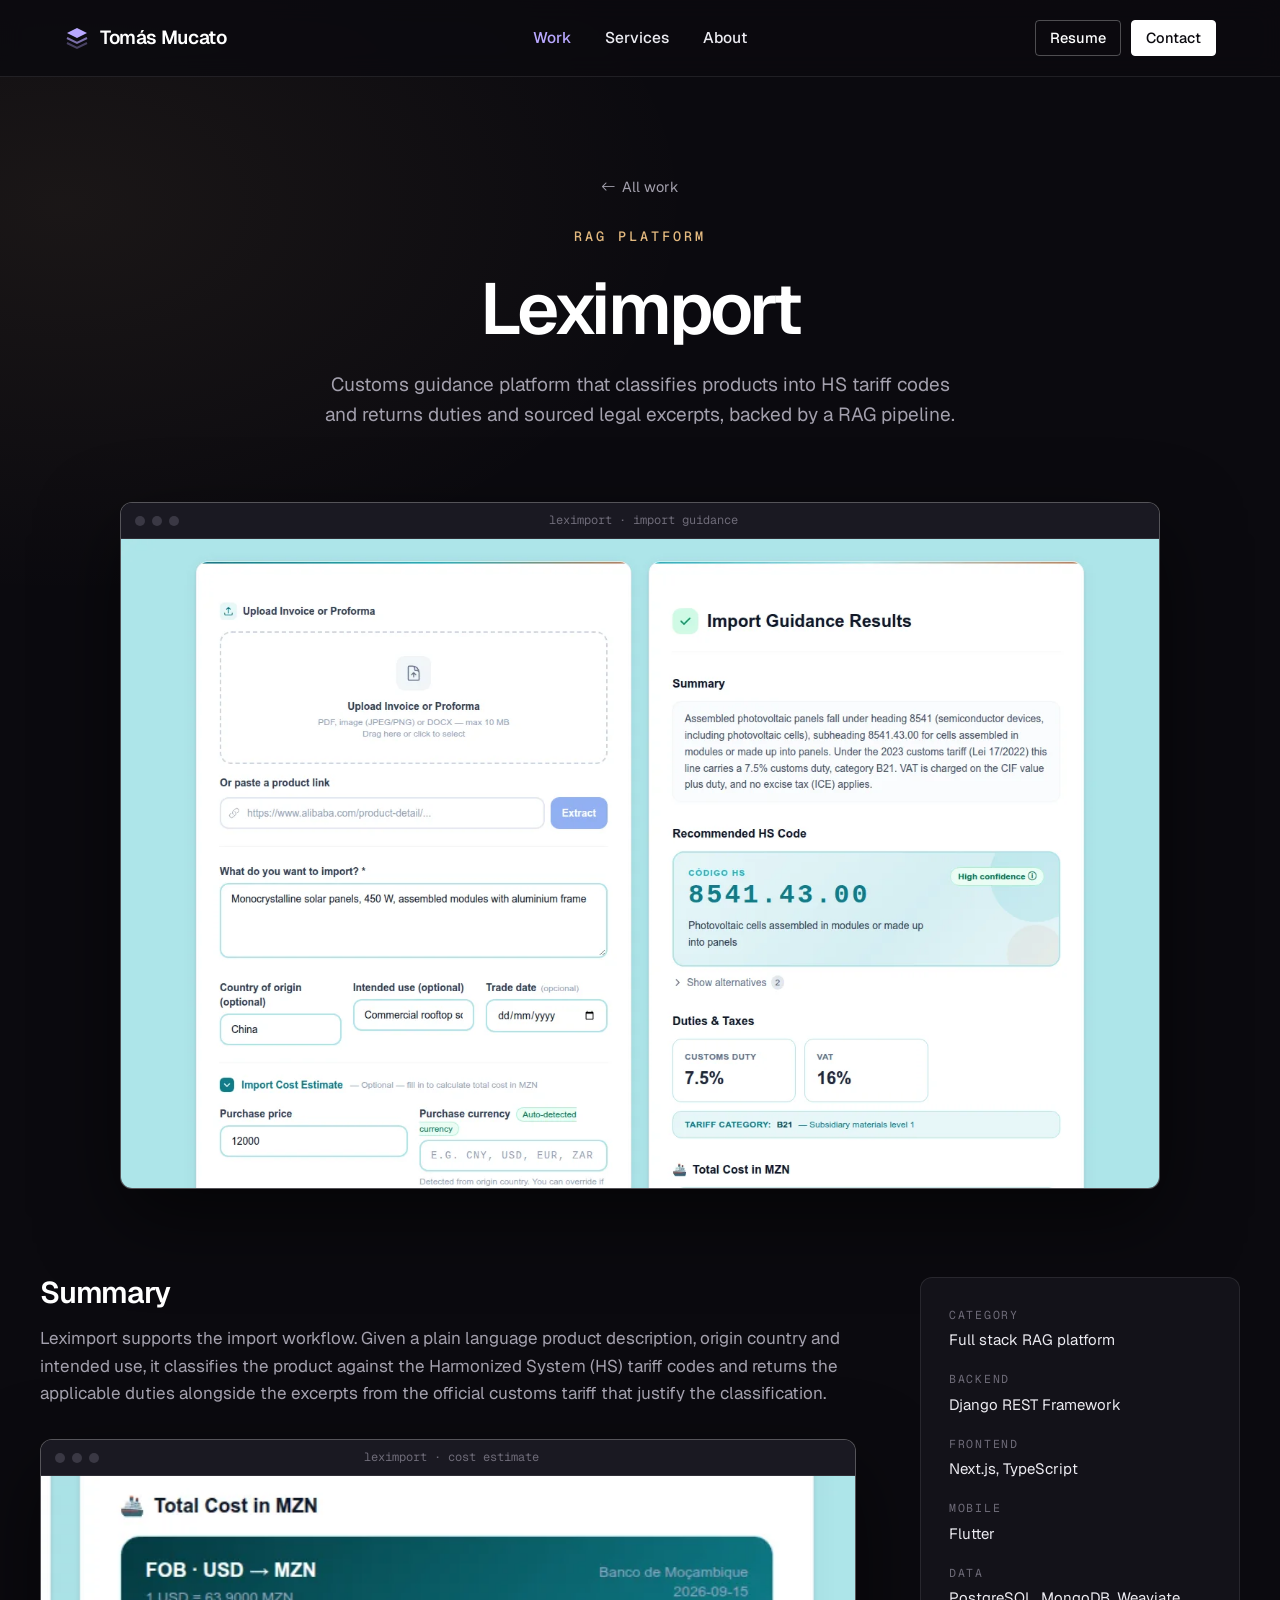
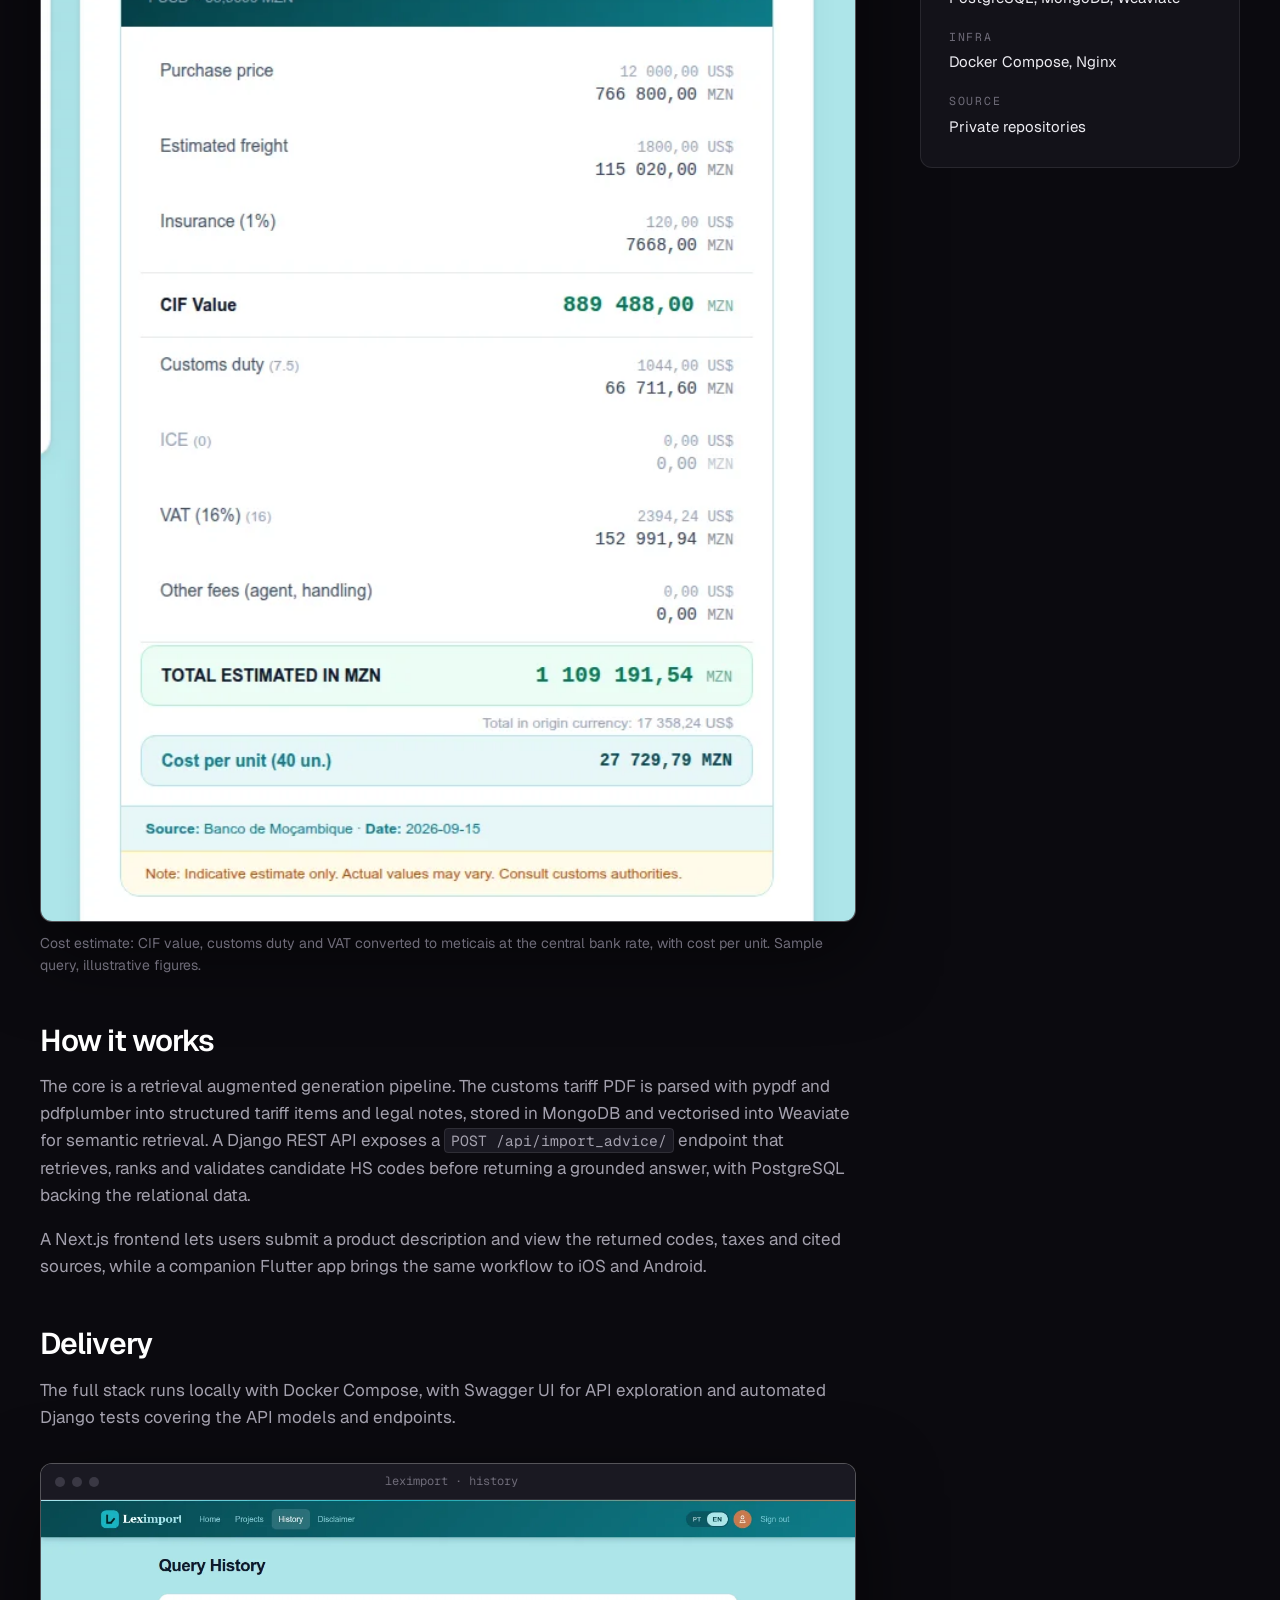
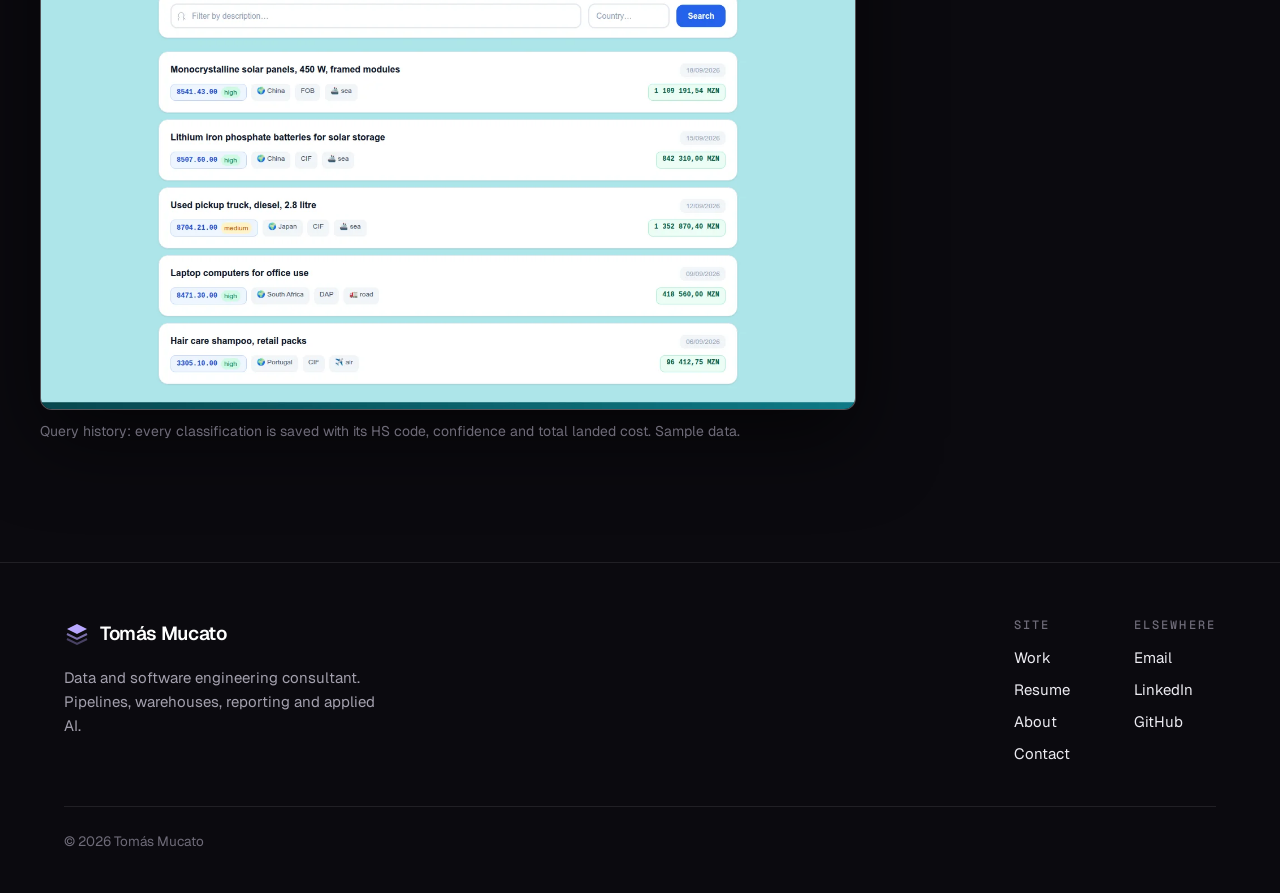
<file: portfolio-details-leximport.html>
<!DOCTYPE html>
<html lang="en">

<head>
  <meta charset="utf-8">
  <meta name="viewport" content="width=device-width, initial-scale=1">
  <title>Leximport | Tomás Mucato</title>
  <meta name="description" content="Leximport is a customs guidance platform for HS tariff classification and import orientation, using a RAG pipeline over official customs tariff data.">
  <meta name="theme-color" content="#0b0a0f">
  <link href="assets/img/favicon.svg" rel="icon" type="image/svg+xml">
  <link href="https://fonts.googleapis.com" rel="preconnect">
  <link href="https://fonts.gstatic.com" rel="preconnect" crossorigin>
  <link href="https://fonts.googleapis.com/css2?family=Geist:wght@400;500;600;700&family=Geist+Mono:wght@400;500&display=swap" rel="stylesheet">
  <link href="assets/vendor/bootstrap-icons/bootstrap-icons.css" rel="stylesheet">
  <link href="assets/css/site.css" rel="stylesheet">
</head>

<body>

  <header class="site-header">
    <div class="wrap">
      <a href="index.html" class="brand"><svg viewBox="0 0 26 26" aria-hidden="true"><path d="M13 3 23 8 13 13 3 8Z" fill="#b9a8ff"/><path d="M3 13l10 5 10-5" stroke="#b9a8ff" stroke-width="2" fill="none" opacity=".65"/><path d="M3 18l10 5 10-5" stroke="#b9a8ff" stroke-width="2" fill="none" opacity=".35"/></svg> Tomás Mucato</a>
      <nav class="site-nav" aria-label="Main">
        <a href="portfolio.html" aria-current="page">Work</a>
        <a href="index.html#services">Services</a>
        <a href="about.html">About</a>
      </nav>
      <div class="header-actions">
        <a href="resume.html" class="btn btn-sm">Resume</a>
        <a href="contact.html" class="btn btn-sm btn-light">Contact</a>
      </div>
      <button class="nav-toggle" type="button" aria-label="Menu" aria-expanded="false"><i class="bi bi-list"></i></button>
    </div>
    <nav class="mobile-menu wrap" aria-label="Mobile">
      <a href="portfolio.html" aria-current="page">Work</a>
      <a href="index.html#services">Services</a>
      <a href="about.html">About</a>
      <a href="resume.html">Resume</a>
      <a href="contact.html">Contact</a>
    </nav>
  </header>

  <main>

    <section class="page-hero">
      <div class="wrap">
        <a href="portfolio.html" class="back-link"><i class="bi bi-arrow-left"></i> All work</a>
        <span class="label">RAG platform</span>
        <h1>Leximport</h1>
        <p class="lede">Customs guidance platform that classifies products into HS tariff codes and returns duties and sourced legal excerpts, backed by a RAG pipeline.</p>
        
      </div>
    </section>

    <section>
      <div class="wrap">
        <div class="case-showcase">
        <div class="browser rounded">
          <div class="browser-bar"><span></span><span></span><span></span><em>leximport · import guidance</em></div>
          <img src="assets/img/portfolio/portfolio-4-cover.webp" alt="Leximport import guidance: product form and results with the recommended HS code, duties and taxes">
        </div>
        </div>
      </div>
    </section>

    <section>
      <div class="wrap case-body">
        <div>
          <h2>Summary</h2>
          <p>Leximport supports the import workflow. Given a plain language product description, origin country and intended use, it classifies the product against the Harmonized System (HS) tariff codes and returns the applicable duties alongside the excerpts from the official customs tariff that justify the classification.</p>
          <figure>
          <div class="browser rounded">
          <div class="browser-bar"><span></span><span></span><span></span><em>leximport · cost estimate</em></div>
          <img src="assets/img/portfolio/portfolio-4-cost.webp" alt="Import cost estimate converting a FOB purchase to MZN with CIF value, customs duty, VAT and cost per unit">
        </div>
            <figcaption>Cost estimate: CIF value, customs duty and VAT converted to meticais at the central bank rate, with cost per unit. Sample query, illustrative figures.</figcaption>
          </figure>
          <h2>How it works</h2>
          <p>The core is a retrieval augmented generation pipeline. The customs tariff PDF is parsed with pypdf and pdfplumber into structured tariff items and legal notes, stored in MongoDB and vectorised into Weaviate for semantic retrieval. A Django REST API exposes a <code>POST /api/import_advice/</code> endpoint that retrieves, ranks and validates candidate HS codes before returning a grounded answer, with PostgreSQL backing the relational data.</p>
          <p>A Next.js frontend lets users submit a product description and view the returned codes, taxes and cited sources, while a companion Flutter app brings the same workflow to iOS and Android.</p>
          <h2>Delivery</h2>
          <p>The full stack runs locally with Docker Compose, with Swagger UI for API exploration and automated Django tests covering the API models and endpoints.</p>
          <figure>
          <div class="browser rounded">
          <div class="browser-bar"><span></span><span></span><span></span><em>leximport · history</em></div>
          <img src="assets/img/portfolio/portfolio-4-history.webp" alt="Query history listing past classifications with HS code, confidence, origin, incoterm and total cost">
        </div>
            <figcaption>Query history: every classification is saved with its HS code, confidence and total landed cost. Sample data.</figcaption>
          </figure>
        </div>
        <aside class="case-aside card">
          <dl>
            <dt>Category</dt><dd>Full stack RAG platform</dd>
            <dt>Backend</dt><dd>Django REST Framework</dd>
            <dt>Frontend</dt><dd>Next.js, TypeScript</dd>
            <dt>Mobile</dt><dd>Flutter</dd>
            <dt>Data</dt><dd>PostgreSQL, MongoDB, Weaviate</dd>
            <dt>Infra</dt><dd>Docker Compose, Nginx</dd>
            <dt>Source</dt><dd>Private repositories</dd>
          </dl>
        </aside>
      </div>
    </section>

  </main>

  <footer class="site-footer">
    <div class="wrap">
      <div class="footer-top">
        <div>
          <a href="index.html" class="brand"><svg viewBox="0 0 26 26" aria-hidden="true"><path d="M13 3 23 8 13 13 3 8Z" fill="#b9a8ff"/><path d="M3 13l10 5 10-5" stroke="#b9a8ff" stroke-width="2" fill="none" opacity=".65"/><path d="M3 18l10 5 10-5" stroke="#b9a8ff" stroke-width="2" fill="none" opacity=".35"/></svg> Tomás Mucato</a>
          <p>Data and software engineering consultant. Pipelines, warehouses, reporting and applied AI.</p>
        </div>
        <div class="footer-cols">
          <div>
            <h3>Site</h3>
            <ul>
              <li><a href="portfolio.html">Work</a></li>
              <li><a href="resume.html">Resume</a></li>
              <li><a href="about.html">About</a></li>
              <li><a href="contact.html">Contact</a></li>
            </ul>
          </div>
          <div>
            <h3>Elsewhere</h3>
            <ul>
              <li><a href="mailto:tomasmucato@gmail.com">Email</a></li>
              <li><a href="https://www.linkedin.com/in/tomas-mucato-898075a0/" target="_blank" rel="noopener">LinkedIn</a></li>
              <li><a href="https://github.com/tmucato" target="_blank" rel="noopener">GitHub</a></li>
            </ul>
          </div>
        </div>
      </div>
      <div class="footer-bottom">© 2026 Tomás Mucato</div>
    </div>
  </footer>

  <script src="assets/js/site.js"></script>

</body>

</html>
</file>
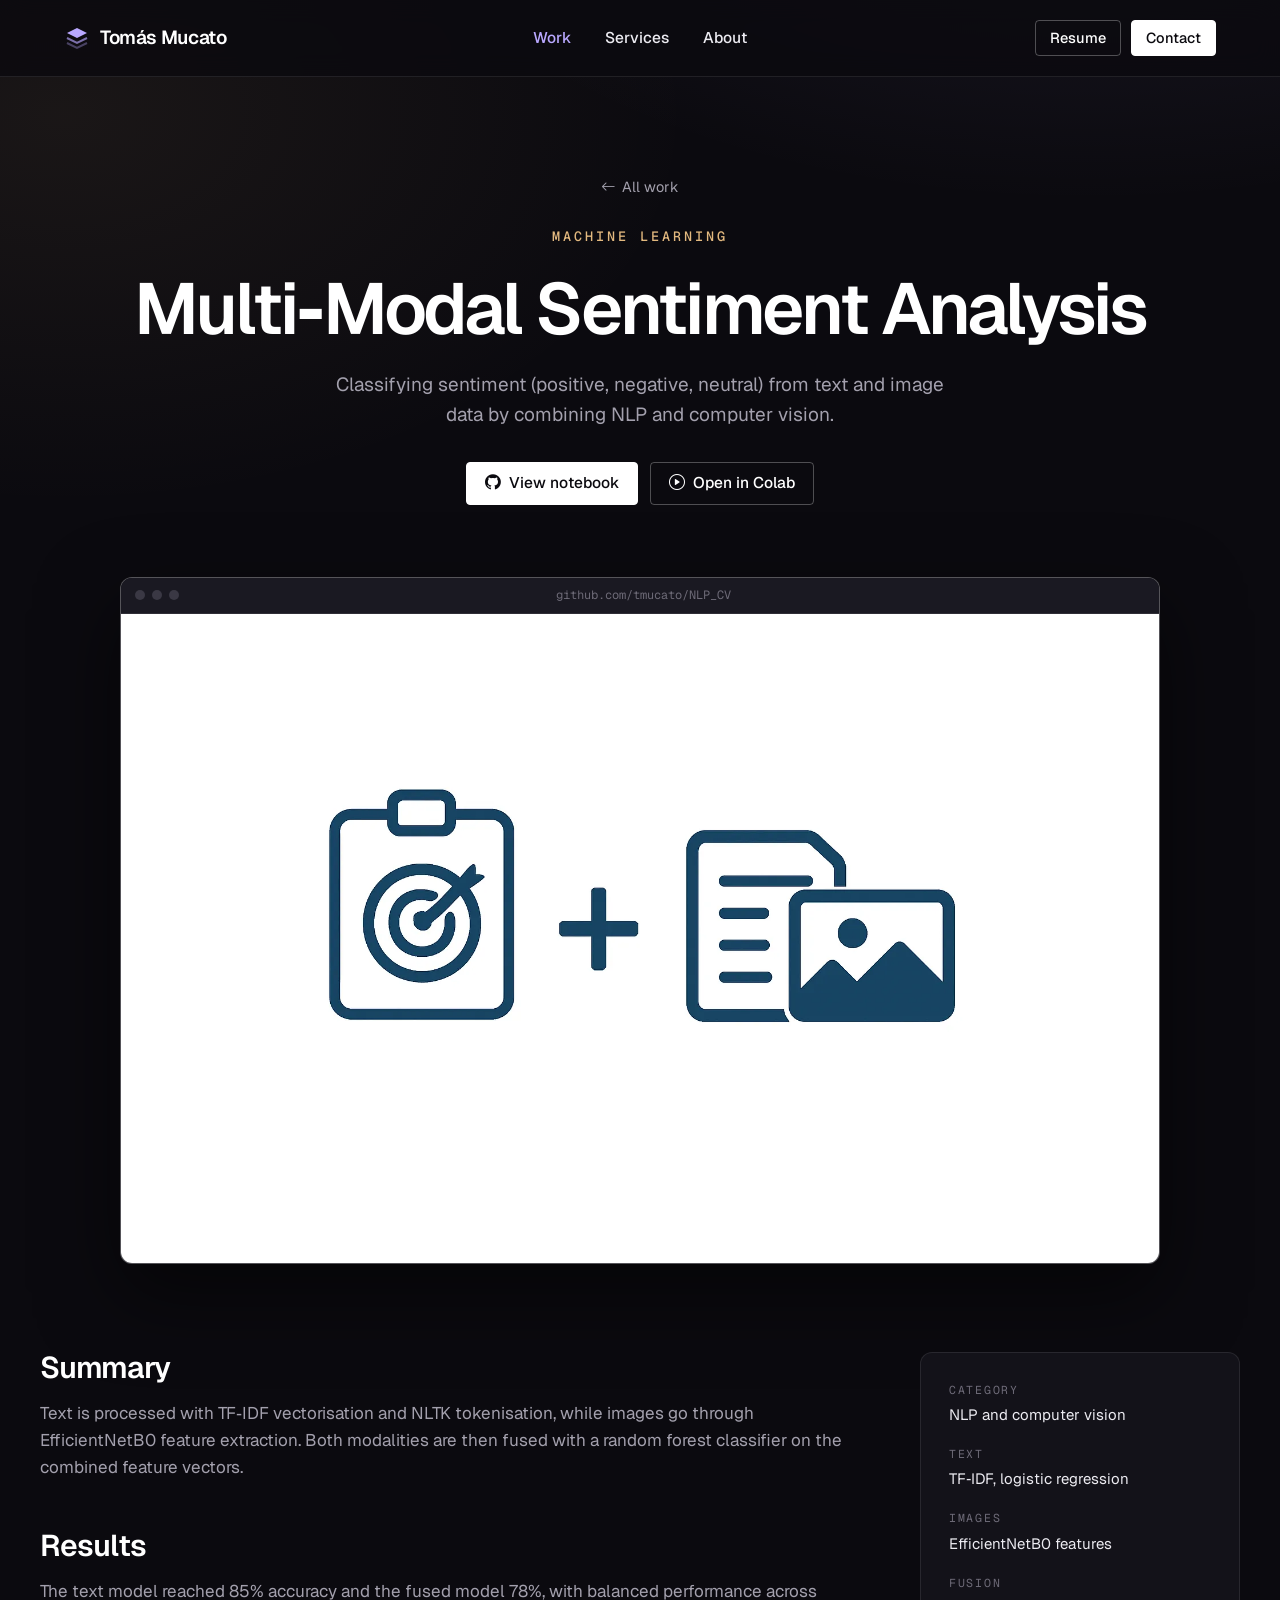
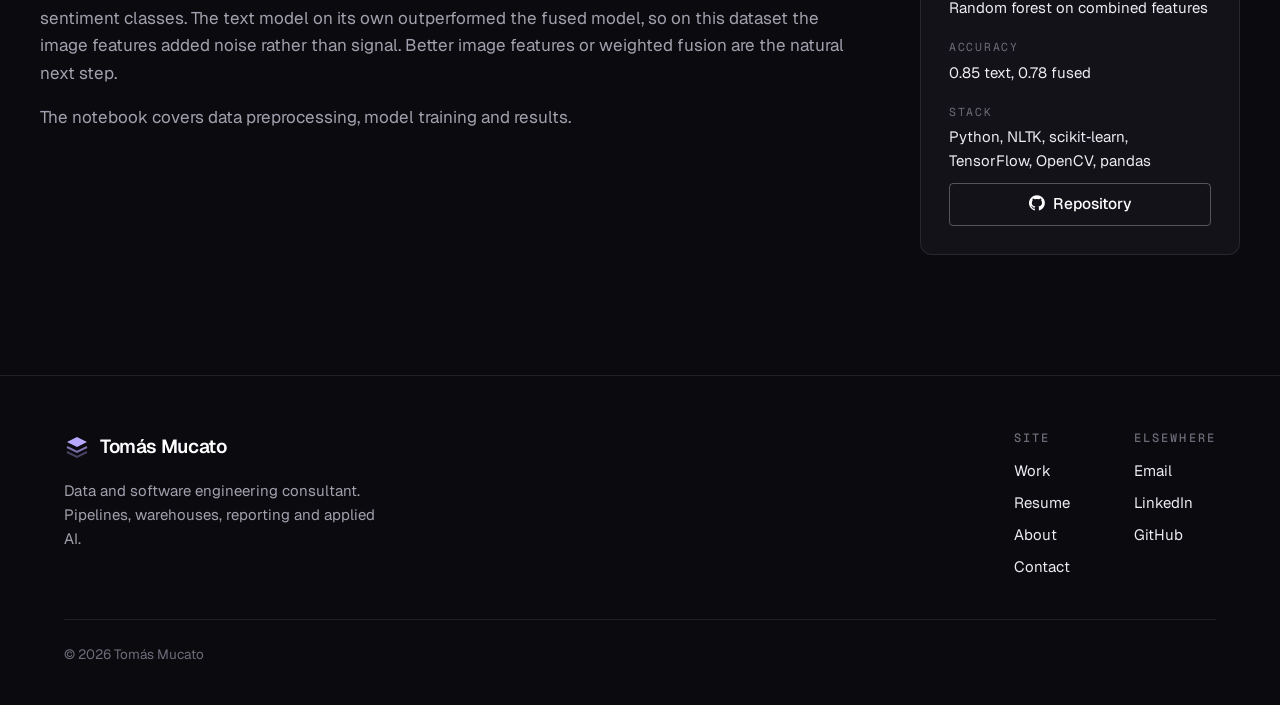
<file: portfolio-details-multimodal.html>
<!DOCTYPE html>
<html lang="en">

<head>
  <meta charset="utf-8">
  <meta name="viewport" content="width=device-width, initial-scale=1">
  <title>Multi‑Modal Sentiment Analysis | Tomás Mucato</title>
  <meta name="description" content="Multi-modal sentiment analysis combining NLP and computer vision to classify sentiment from text and images.">
  <meta name="theme-color" content="#0b0a0f">
  <link href="assets/img/favicon.svg" rel="icon" type="image/svg+xml">
  <link href="https://fonts.googleapis.com" rel="preconnect">
  <link href="https://fonts.gstatic.com" rel="preconnect" crossorigin>
  <link href="https://fonts.googleapis.com/css2?family=Geist:wght@400;500;600;700&family=Geist+Mono:wght@400;500&display=swap" rel="stylesheet">
  <link href="assets/vendor/bootstrap-icons/bootstrap-icons.css" rel="stylesheet">
  <link href="assets/css/site.css" rel="stylesheet">
</head>

<body>

  <header class="site-header">
    <div class="wrap">
      <a href="index.html" class="brand"><svg viewBox="0 0 26 26" aria-hidden="true"><path d="M13 3 23 8 13 13 3 8Z" fill="#b9a8ff"/><path d="M3 13l10 5 10-5" stroke="#b9a8ff" stroke-width="2" fill="none" opacity=".65"/><path d="M3 18l10 5 10-5" stroke="#b9a8ff" stroke-width="2" fill="none" opacity=".35"/></svg> Tomás Mucato</a>
      <nav class="site-nav" aria-label="Main">
        <a href="portfolio.html" aria-current="page">Work</a>
        <a href="index.html#services">Services</a>
        <a href="about.html">About</a>
      </nav>
      <div class="header-actions">
        <a href="resume.html" class="btn btn-sm">Resume</a>
        <a href="contact.html" class="btn btn-sm btn-light">Contact</a>
      </div>
      <button class="nav-toggle" type="button" aria-label="Menu" aria-expanded="false"><i class="bi bi-list"></i></button>
    </div>
    <nav class="mobile-menu wrap" aria-label="Mobile">
      <a href="portfolio.html" aria-current="page">Work</a>
      <a href="index.html#services">Services</a>
      <a href="about.html">About</a>
      <a href="resume.html">Resume</a>
      <a href="contact.html">Contact</a>
    </nav>
  </header>

  <main>

    <section class="page-hero">
      <div class="wrap">
        <a href="portfolio.html" class="back-link"><i class="bi bi-arrow-left"></i> All work</a>
        <span class="label">Machine learning</span>
        <h1>Multi‑Modal Sentiment Analysis</h1>
        <p class="lede">Classifying sentiment (positive, negative, neutral) from text and image data by combining NLP and computer vision.</p>
        <div class="btn-row">
          <a href="https://github.com/tmucato/NLP_CV/blob/main/sentiment_analysis.ipynb" class="btn btn-light" target="_blank" rel="noopener"><i class="bi bi-github"></i> View notebook</a>
          <a href="https://colab.research.google.com/github/tmucato/NLP_CV/blob/main/sentiment_analysis.ipynb" class="btn" target="_blank" rel="noopener"><i class="bi bi-play-circle"></i> Open in Colab</a>
        </div>
      </div>
    </section>

    <section>
      <div class="wrap">
        <div class="case-showcase">
        <div class="browser rounded">
          <div class="browser-bar"><span></span><span></span><span></span><em>github.com/tmucato/NLP_CV</em></div>
          <img src="assets/img/portfolio/portfolio-3.webp" alt="Multi-modal sentiment analysis illustration" class="contain">
        </div>
        </div>
      </div>
    </section>

    <section>
      <div class="wrap case-body">
        <div>
          <h2>Summary</h2>
          <p>Text is processed with TF‑IDF vectorisation and NLTK tokenisation, while images go through EfficientNetB0 feature extraction. Both modalities are then fused with a random forest classifier on the combined feature vectors.</p>
          <h2>Results</h2>
          <p>The text model reached 85% accuracy and the fused model 78%, with balanced performance across sentiment classes. The text model on its own outperformed the fused model, so on this dataset the image features added noise rather than signal. Better image features or weighted fusion are the natural next step.</p>
          <p>The notebook covers data preprocessing, model training and results.</p>
        </div>
        <aside class="case-aside card">
          <dl>
            <dt>Category</dt><dd>NLP and computer vision</dd>
            <dt>Text</dt><dd>TF‑IDF, logistic regression</dd>
            <dt>Images</dt><dd>EfficientNetB0 features</dd>
            <dt>Fusion</dt><dd>Random forest on combined features</dd>
            <dt>Accuracy</dt><dd>0.85 text, 0.78 fused</dd>
            <dt>Stack</dt><dd>Python, NLTK, scikit‑learn, TensorFlow, OpenCV, pandas</dd>
          </dl>
          <a href="https://github.com/tmucato/NLP_CV" class="btn" target="_blank" rel="noopener"><i class="bi bi-github"></i> Repository</a>
        </aside>
      </div>
    </section>

  </main>

  <footer class="site-footer">
    <div class="wrap">
      <div class="footer-top">
        <div>
          <a href="index.html" class="brand"><svg viewBox="0 0 26 26" aria-hidden="true"><path d="M13 3 23 8 13 13 3 8Z" fill="#b9a8ff"/><path d="M3 13l10 5 10-5" stroke="#b9a8ff" stroke-width="2" fill="none" opacity=".65"/><path d="M3 18l10 5 10-5" stroke="#b9a8ff" stroke-width="2" fill="none" opacity=".35"/></svg> Tomás Mucato</a>
          <p>Data and software engineering consultant. Pipelines, warehouses, reporting and applied AI.</p>
        </div>
        <div class="footer-cols">
          <div>
            <h3>Site</h3>
            <ul>
              <li><a href="portfolio.html">Work</a></li>
              <li><a href="resume.html">Resume</a></li>
              <li><a href="about.html">About</a></li>
              <li><a href="contact.html">Contact</a></li>
            </ul>
          </div>
          <div>
            <h3>Elsewhere</h3>
            <ul>
              <li><a href="mailto:tomasmucato@gmail.com">Email</a></li>
              <li><a href="https://www.linkedin.com/in/tomas-mucato-898075a0/" target="_blank" rel="noopener">LinkedIn</a></li>
              <li><a href="https://github.com/tmucato" target="_blank" rel="noopener">GitHub</a></li>
            </ul>
          </div>
        </div>
      </div>
      <div class="footer-bottom">© 2026 Tomás Mucato</div>
    </div>
  </footer>

  <script src="assets/js/site.js"></script>

</body>

</html>
</file>
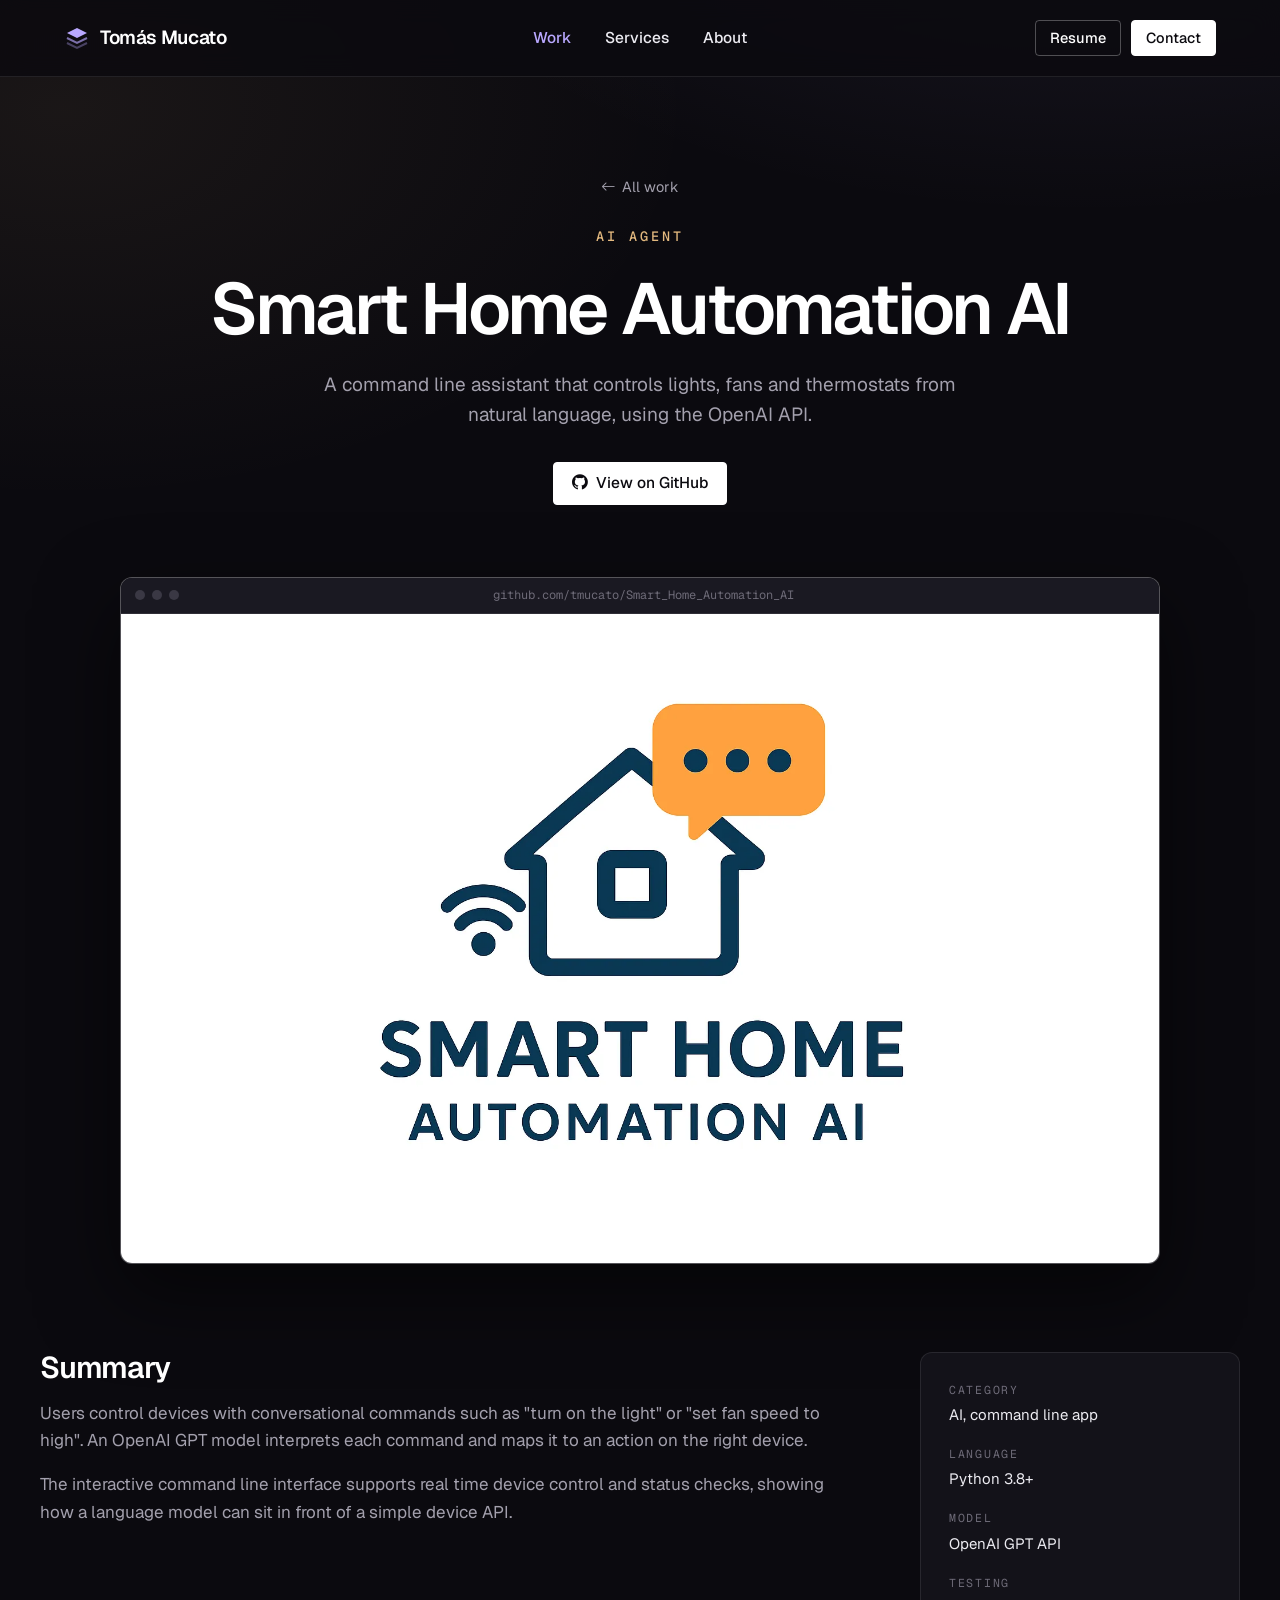
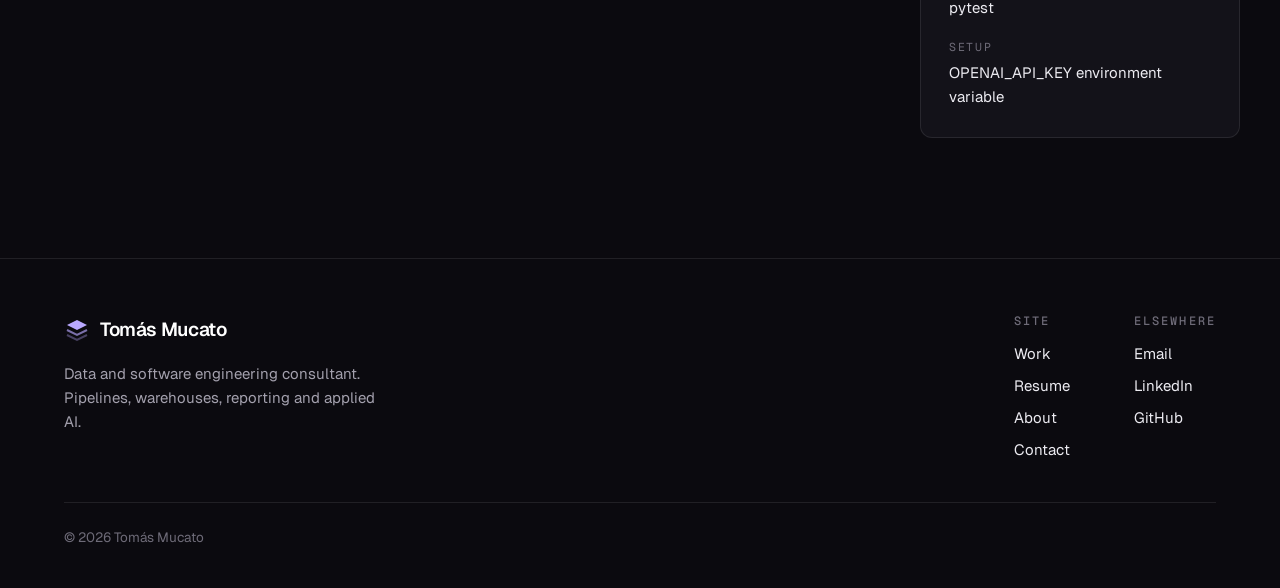
<file: portfolio-details-smart-home.html>
<!DOCTYPE html>
<html lang="en">

<head>
  <meta charset="utf-8">
  <meta name="viewport" content="width=device-width, initial-scale=1">
  <title>Smart Home Automation AI | Tomás Mucato</title>
  <meta name="description" content="Smart home automation powered by the OpenAI API. Control lights, fans and thermostats using natural language from a command line.">
  <meta name="theme-color" content="#0b0a0f">
  <link href="assets/img/favicon.svg" rel="icon" type="image/svg+xml">
  <link href="https://fonts.googleapis.com" rel="preconnect">
  <link href="https://fonts.gstatic.com" rel="preconnect" crossorigin>
  <link href="https://fonts.googleapis.com/css2?family=Geist:wght@400;500;600;700&family=Geist+Mono:wght@400;500&display=swap" rel="stylesheet">
  <link href="assets/vendor/bootstrap-icons/bootstrap-icons.css" rel="stylesheet">
  <link href="assets/css/site.css" rel="stylesheet">
</head>

<body>

  <header class="site-header">
    <div class="wrap">
      <a href="index.html" class="brand"><svg viewBox="0 0 26 26" aria-hidden="true"><path d="M13 3 23 8 13 13 3 8Z" fill="#b9a8ff"/><path d="M3 13l10 5 10-5" stroke="#b9a8ff" stroke-width="2" fill="none" opacity=".65"/><path d="M3 18l10 5 10-5" stroke="#b9a8ff" stroke-width="2" fill="none" opacity=".35"/></svg> Tomás Mucato</a>
      <nav class="site-nav" aria-label="Main">
        <a href="portfolio.html" aria-current="page">Work</a>
        <a href="index.html#services">Services</a>
        <a href="about.html">About</a>
      </nav>
      <div class="header-actions">
        <a href="resume.html" class="btn btn-sm">Resume</a>
        <a href="contact.html" class="btn btn-sm btn-light">Contact</a>
      </div>
      <button class="nav-toggle" type="button" aria-label="Menu" aria-expanded="false"><i class="bi bi-list"></i></button>
    </div>
    <nav class="mobile-menu wrap" aria-label="Mobile">
      <a href="portfolio.html" aria-current="page">Work</a>
      <a href="index.html#services">Services</a>
      <a href="about.html">About</a>
      <a href="resume.html">Resume</a>
      <a href="contact.html">Contact</a>
    </nav>
  </header>

  <main>

    <section class="page-hero">
      <div class="wrap">
        <a href="portfolio.html" class="back-link"><i class="bi bi-arrow-left"></i> All work</a>
        <span class="label">AI agent</span>
        <h1>Smart Home Automation AI</h1>
        <p class="lede">A command line assistant that controls lights, fans and thermostats from natural language, using the OpenAI API.</p>
        <div class="btn-row">
          <a href="https://github.com/tmucato/Smart_Home_Automation_AI" class="btn btn-light" target="_blank" rel="noopener"><i class="bi bi-github"></i> View on GitHub</a>
        </div>
      </div>
    </section>

    <section>
      <div class="wrap">
        <div class="case-showcase">
        <div class="browser rounded">
          <div class="browser-bar"><span></span><span></span><span></span><em>github.com/tmucato/Smart_Home_Automation_AI</em></div>
          <img src="assets/img/portfolio/portfolio-2.webp" alt="Smart Home Automation AI" class="contain">
        </div>
        </div>
      </div>
    </section>

    <section>
      <div class="wrap case-body">
        <div>
          <h2>Summary</h2>
          <p>Users control devices with conversational commands such as "turn on the light" or "set fan speed to high". An OpenAI GPT model interprets each command and maps it to an action on the right device.</p>
          <p>The interactive command line interface supports real time device control and status checks, showing how a language model can sit in front of a simple device API.</p>
        </div>
        <aside class="case-aside card">
          <dl>
            <dt>Category</dt><dd>AI, command line app</dd>
            <dt>Language</dt><dd>Python 3.8+</dd>
            <dt>Model</dt><dd>OpenAI GPT API</dd>
            <dt>Testing</dt><dd>pytest</dd>
            <dt>Setup</dt><dd>OPENAI_API_KEY environment variable</dd>
          </dl>
        </aside>
      </div>
    </section>

  </main>

  <footer class="site-footer">
    <div class="wrap">
      <div class="footer-top">
        <div>
          <a href="index.html" class="brand"><svg viewBox="0 0 26 26" aria-hidden="true"><path d="M13 3 23 8 13 13 3 8Z" fill="#b9a8ff"/><path d="M3 13l10 5 10-5" stroke="#b9a8ff" stroke-width="2" fill="none" opacity=".65"/><path d="M3 18l10 5 10-5" stroke="#b9a8ff" stroke-width="2" fill="none" opacity=".35"/></svg> Tomás Mucato</a>
          <p>Data and software engineering consultant. Pipelines, warehouses, reporting and applied AI.</p>
        </div>
        <div class="footer-cols">
          <div>
            <h3>Site</h3>
            <ul>
              <li><a href="portfolio.html">Work</a></li>
              <li><a href="resume.html">Resume</a></li>
              <li><a href="about.html">About</a></li>
              <li><a href="contact.html">Contact</a></li>
            </ul>
          </div>
          <div>
            <h3>Elsewhere</h3>
            <ul>
              <li><a href="mailto:tomasmucato@gmail.com">Email</a></li>
              <li><a href="https://www.linkedin.com/in/tomas-mucato-898075a0/" target="_blank" rel="noopener">LinkedIn</a></li>
              <li><a href="https://github.com/tmucato" target="_blank" rel="noopener">GitHub</a></li>
            </ul>
          </div>
        </div>
      </div>
      <div class="footer-bottom">© 2026 Tomás Mucato</div>
    </div>
  </footer>

  <script src="assets/js/site.js"></script>

</body>

</html>
</file>
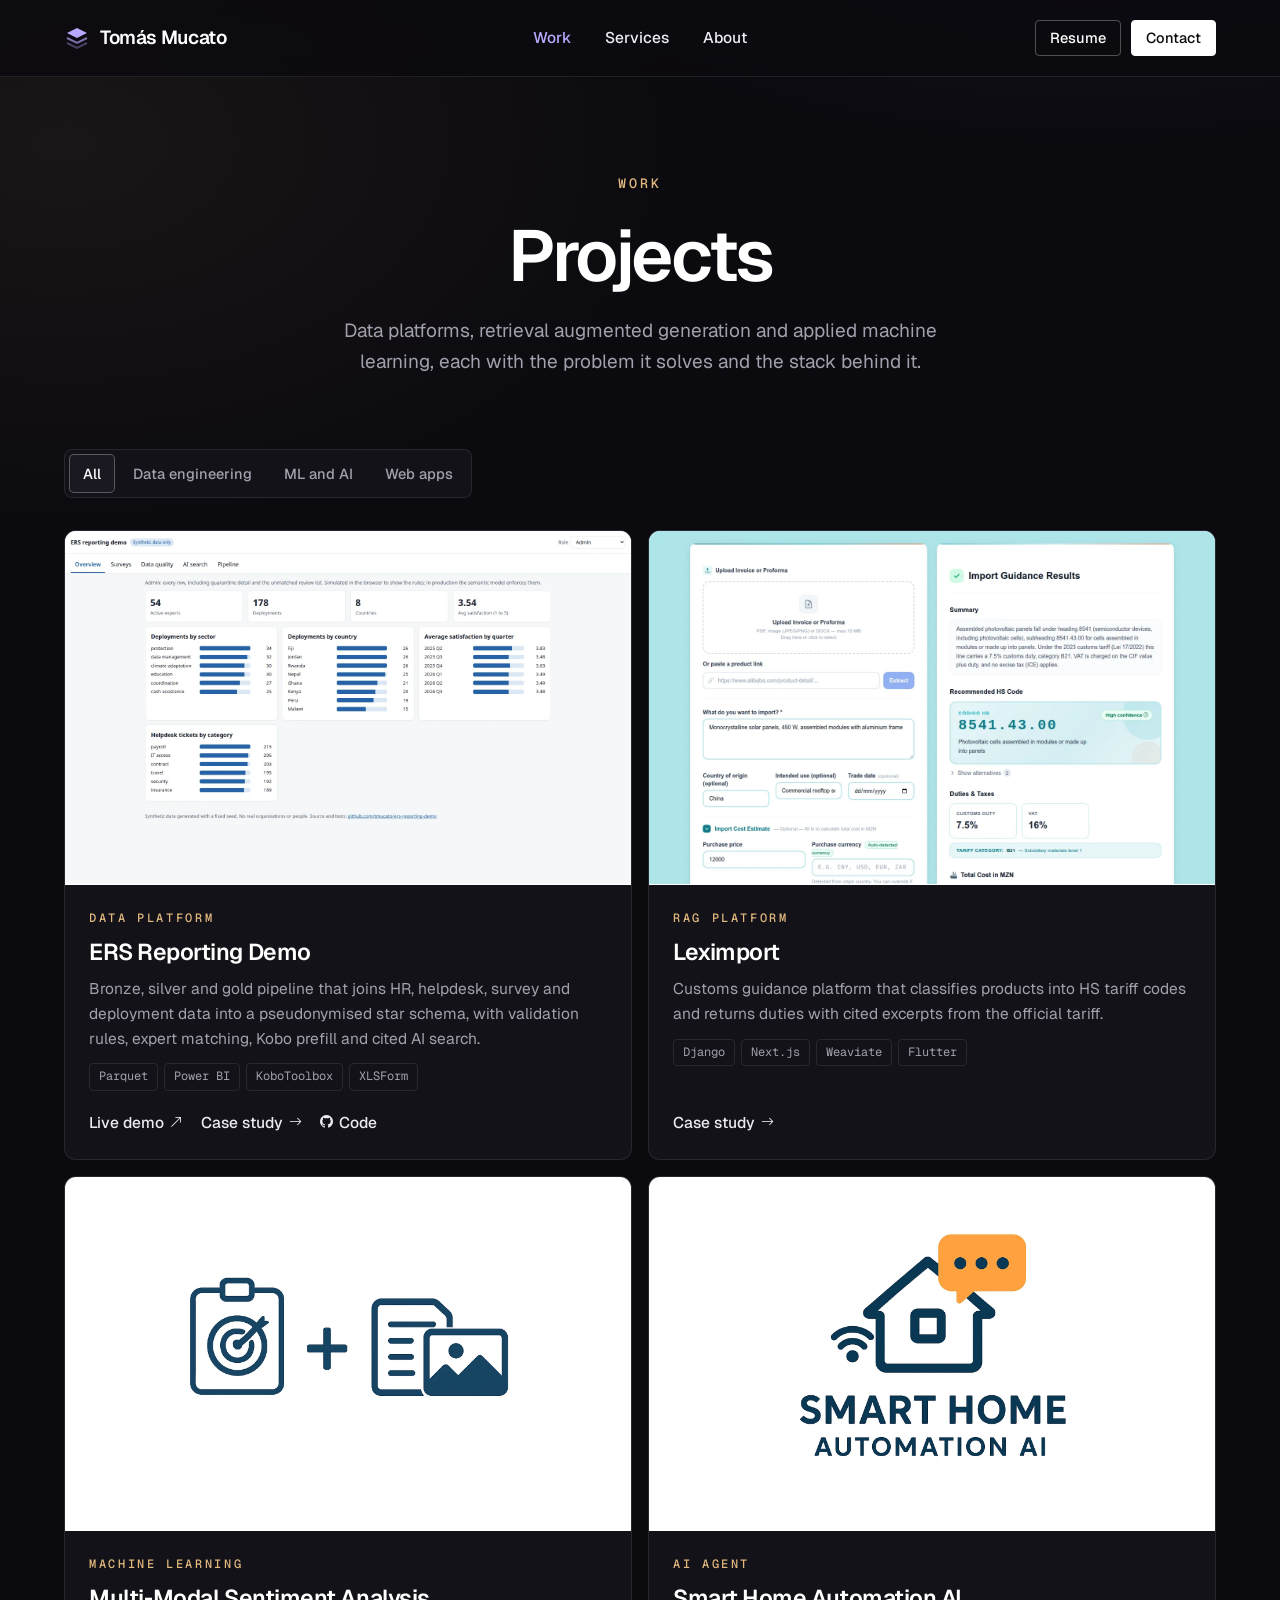
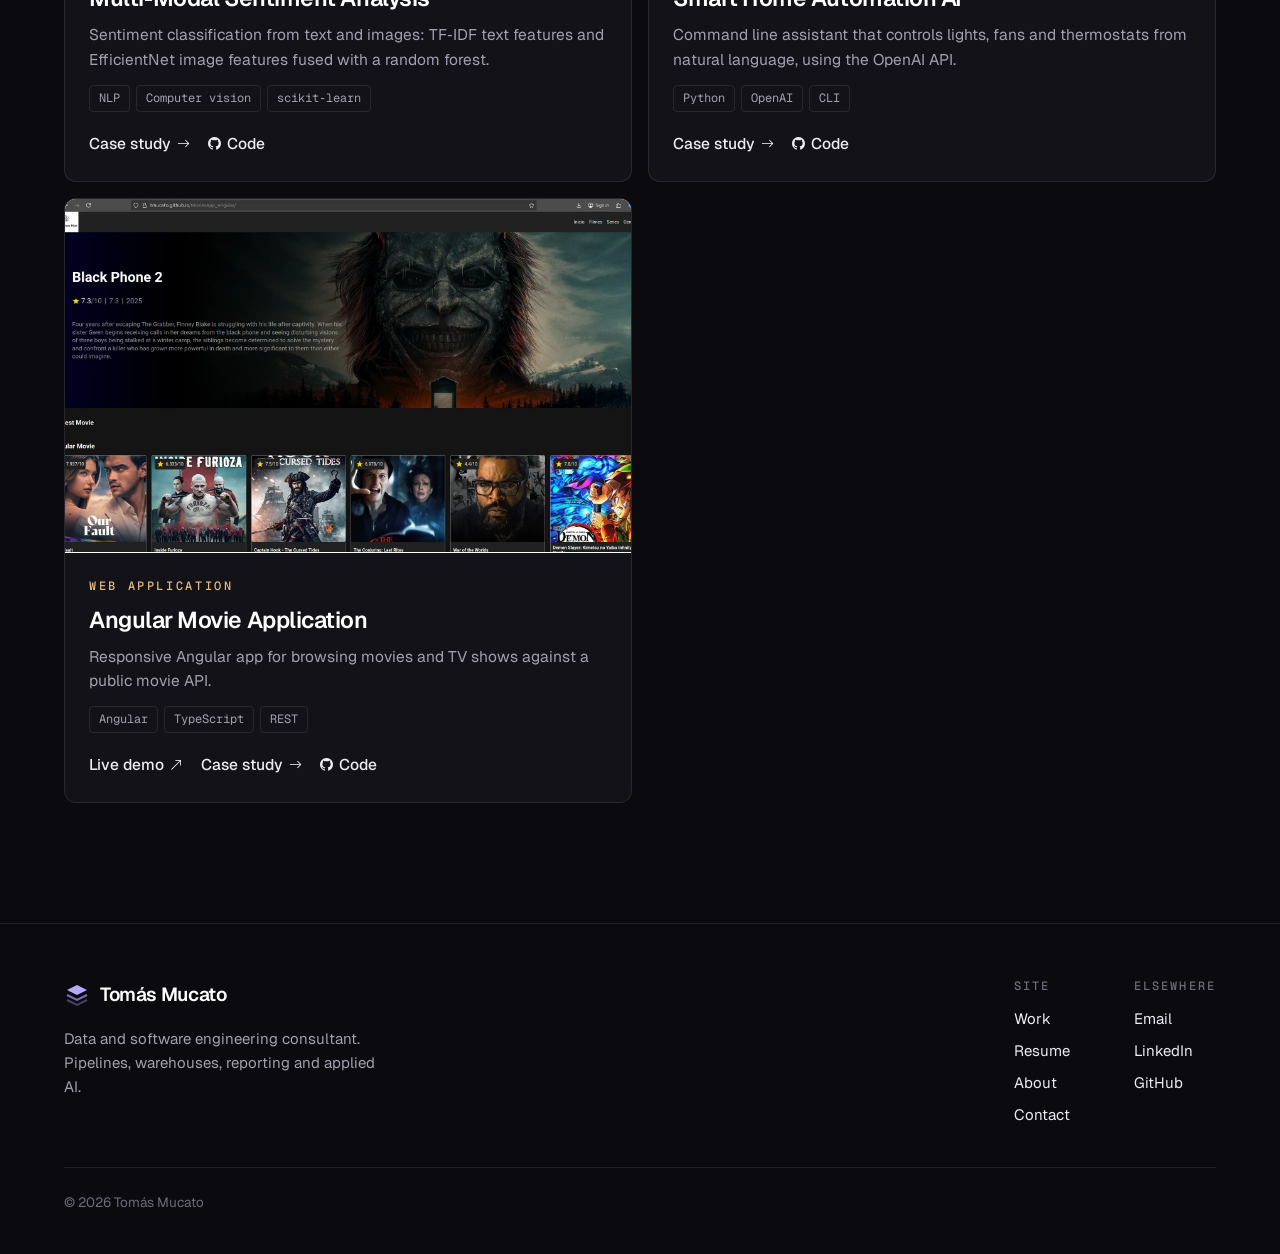
<file: portfolio.html>
<!DOCTYPE html>
<html lang="en">

<head>
  <meta charset="utf-8">
  <meta name="viewport" content="width=device-width, initial-scale=1">
  <title>Work | Tomás Mucato</title>
  <meta name="description" content="Projects by Tomás Mucato: data platforms, retrieval augmented generation and applied machine learning.">
  <meta name="theme-color" content="#0b0a0f">
  <link href="assets/img/favicon.svg" rel="icon" type="image/svg+xml">
  <link href="https://fonts.googleapis.com" rel="preconnect">
  <link href="https://fonts.gstatic.com" rel="preconnect" crossorigin>
  <link href="https://fonts.googleapis.com/css2?family=Geist:wght@400;500;600;700&family=Geist+Mono:wght@400;500&display=swap" rel="stylesheet">
  <link href="assets/vendor/bootstrap-icons/bootstrap-icons.css" rel="stylesheet">
  <link href="assets/css/site.css" rel="stylesheet">
</head>

<body>

  <header class="site-header">
    <div class="wrap">
      <a href="index.html" class="brand"><svg viewBox="0 0 26 26" aria-hidden="true"><path d="M13 3 23 8 13 13 3 8Z" fill="#b9a8ff"/><path d="M3 13l10 5 10-5" stroke="#b9a8ff" stroke-width="2" fill="none" opacity=".65"/><path d="M3 18l10 5 10-5" stroke="#b9a8ff" stroke-width="2" fill="none" opacity=".35"/></svg> Tomás Mucato</a>
      <nav class="site-nav" aria-label="Main">
        <a href="portfolio.html" aria-current="page">Work</a>
        <a href="index.html#services">Services</a>
        <a href="about.html">About</a>
      </nav>
      <div class="header-actions">
        <a href="resume.html" class="btn btn-sm">Resume</a>
        <a href="contact.html" class="btn btn-sm btn-light">Contact</a>
      </div>
      <button class="nav-toggle" type="button" aria-label="Menu" aria-expanded="false"><i class="bi bi-list"></i></button>
    </div>
    <nav class="mobile-menu wrap" aria-label="Mobile">
      <a href="portfolio.html" aria-current="page">Work</a>
      <a href="index.html#services">Services</a>
      <a href="about.html">About</a>
      <a href="resume.html">Resume</a>
      <a href="contact.html">Contact</a>
    </nav>
  </header>

  <main>

    <section class="page-hero">
      <div class="wrap">
        <span class="label">Work</span>
        <h1>Projects</h1>
        <p class="lede">Data platforms, retrieval augmented generation and applied machine learning, each with the problem it solves and the stack behind it.</p>
      </div>
    </section>

    <section style="padding-bottom:120px">
      <div class="wrap">
        <div class="filters" data-filters role="group" aria-label="Filter projects">
          <button type="button" data-filter="all" aria-pressed="true">All</button>
          <button type="button" data-filter="data" aria-pressed="false">Data engineering</button>
          <button type="button" data-filter="ml" aria-pressed="false">ML and AI</button>
          <button type="button" data-filter="app" aria-pressed="false">Web apps</button>
        </div>
        <div class="card-grid two">
        <article class="card project" data-tags="data app">
          <a href="portfolio-details-ers.html" class="thumb"><img src="assets/img/portfolio/portfolio-5.webp" alt="ERS Reporting Demo"></a>
          <div class="body">
            <span class="label">Data platform</span>
            <h3><a href="portfolio-details-ers.html">ERS Reporting Demo</a></h3>
            <p>Bronze, silver and gold pipeline that joins HR, helpdesk, survey and deployment data into a pseudonymised star schema, with validation rules, expert matching, Kobo prefill and cited AI search.</p>
            <ul class="tags"><li>Parquet</li><li>Power BI</li><li>KoboToolbox</li><li>XLSForm</li></ul>
            <div class="links">
              <a href="https://tmucato.github.io/ers-reporting-demo/#overview" class="arrow-link" target="_blank" rel="noopener">Live demo <i class="bi bi-arrow-up-right"></i></a>
              <a href="portfolio-details-ers.html" class="arrow-link">Case study <i class="bi bi-arrow-right"></i></a>
              <a href="https://github.com/tmucato/ers-reporting-demo" class="arrow-link" target="_blank" rel="noopener"><i class="bi bi-github"></i> Code</a>
            </div>
          </div>
        </article>
        <article class="card project" data-tags="ml app">
          <a href="portfolio-details-leximport.html" class="thumb"><img src="assets/img/portfolio/portfolio-4-cover.webp" alt="Leximport"></a>
          <div class="body">
            <span class="label">RAG platform</span>
            <h3><a href="portfolio-details-leximport.html">Leximport</a></h3>
            <p>Customs guidance platform that classifies products into HS tariff codes and returns duties with cited excerpts from the official tariff.</p>
            <ul class="tags"><li>Django</li><li>Next.js</li><li>Weaviate</li><li>Flutter</li></ul>
            <div class="links">
              <a href="portfolio-details-leximport.html" class="arrow-link">Case study <i class="bi bi-arrow-right"></i></a>
            </div>
          </div>
        </article>
        <article class="card project" data-tags="ml">
          <a href="portfolio-details-multimodal.html" class="thumb contain"><img src="assets/img/portfolio/portfolio-3.webp" alt="Multi‑Modal Sentiment Analysis"></a>
          <div class="body">
            <span class="label">Machine learning</span>
            <h3><a href="portfolio-details-multimodal.html">Multi‑Modal Sentiment Analysis</a></h3>
            <p>Sentiment classification from text and images: TF‑IDF text features and EfficientNet image features fused with a random forest.</p>
            <ul class="tags"><li>NLP</li><li>Computer vision</li><li>scikit‑learn</li></ul>
            <div class="links">
              <a href="portfolio-details-multimodal.html" class="arrow-link">Case study <i class="bi bi-arrow-right"></i></a>
              <a href="https://github.com/tmucato/NLP_CV" class="arrow-link" target="_blank" rel="noopener"><i class="bi bi-github"></i> Code</a>
            </div>
          </div>
        </article>
        <article class="card project" data-tags="ml">
          <a href="portfolio-details-smart-home.html" class="thumb contain"><img src="assets/img/portfolio/portfolio-2.webp" alt="Smart Home Automation AI"></a>
          <div class="body">
            <span class="label">AI agent</span>
            <h3><a href="portfolio-details-smart-home.html">Smart Home Automation AI</a></h3>
            <p>Command line assistant that controls lights, fans and thermostats from natural language, using the OpenAI API.</p>
            <ul class="tags"><li>Python</li><li>OpenAI</li><li>CLI</li></ul>
            <div class="links">
              <a href="portfolio-details-smart-home.html" class="arrow-link">Case study <i class="bi bi-arrow-right"></i></a>
              <a href="https://github.com/tmucato/Smart_Home_Automation_AI" class="arrow-link" target="_blank" rel="noopener"><i class="bi bi-github"></i> Code</a>
            </div>
          </div>
        </article>
        <article class="card project" data-tags="app">
          <a href="portfolio-details-angular-movie.html" class="thumb"><img src="assets/img/portfolio/portfolio-1.webp" alt="Angular Movie Application"></a>
          <div class="body">
            <span class="label">Web application</span>
            <h3><a href="portfolio-details-angular-movie.html">Angular Movie Application</a></h3>
            <p>Responsive Angular app for browsing movies and TV shows against a public movie API.</p>
            <ul class="tags"><li>Angular</li><li>TypeScript</li><li>REST</li></ul>
            <div class="links">
              <a href="https://tmucato.github.io/MoviesApp_Angular/" class="arrow-link" target="_blank" rel="noopener">Live demo <i class="bi bi-arrow-up-right"></i></a>
              <a href="portfolio-details-angular-movie.html" class="arrow-link">Case study <i class="bi bi-arrow-right"></i></a>
              <a href="https://github.com/tmucato/MoviesApp_Angular" class="arrow-link" target="_blank" rel="noopener"><i class="bi bi-github"></i> Code</a>
            </div>
          </div>
        </article>
        </div>
      </div>
    </section>

  </main>

  <footer class="site-footer">
    <div class="wrap">
      <div class="footer-top">
        <div>
          <a href="index.html" class="brand"><svg viewBox="0 0 26 26" aria-hidden="true"><path d="M13 3 23 8 13 13 3 8Z" fill="#b9a8ff"/><path d="M3 13l10 5 10-5" stroke="#b9a8ff" stroke-width="2" fill="none" opacity=".65"/><path d="M3 18l10 5 10-5" stroke="#b9a8ff" stroke-width="2" fill="none" opacity=".35"/></svg> Tomás Mucato</a>
          <p>Data and software engineering consultant. Pipelines, warehouses, reporting and applied AI.</p>
        </div>
        <div class="footer-cols">
          <div>
            <h3>Site</h3>
            <ul>
              <li><a href="portfolio.html">Work</a></li>
              <li><a href="resume.html">Resume</a></li>
              <li><a href="about.html">About</a></li>
              <li><a href="contact.html">Contact</a></li>
            </ul>
          </div>
          <div>
            <h3>Elsewhere</h3>
            <ul>
              <li><a href="mailto:tomasmucato@gmail.com">Email</a></li>
              <li><a href="https://www.linkedin.com/in/tomas-mucato-898075a0/" target="_blank" rel="noopener">LinkedIn</a></li>
              <li><a href="https://github.com/tmucato" target="_blank" rel="noopener">GitHub</a></li>
            </ul>
          </div>
        </div>
      </div>
      <div class="footer-bottom">© 2026 Tomás Mucato</div>
    </div>
  </footer>

  <script src="assets/js/site.js"></script>

</body>

</html>
</file>
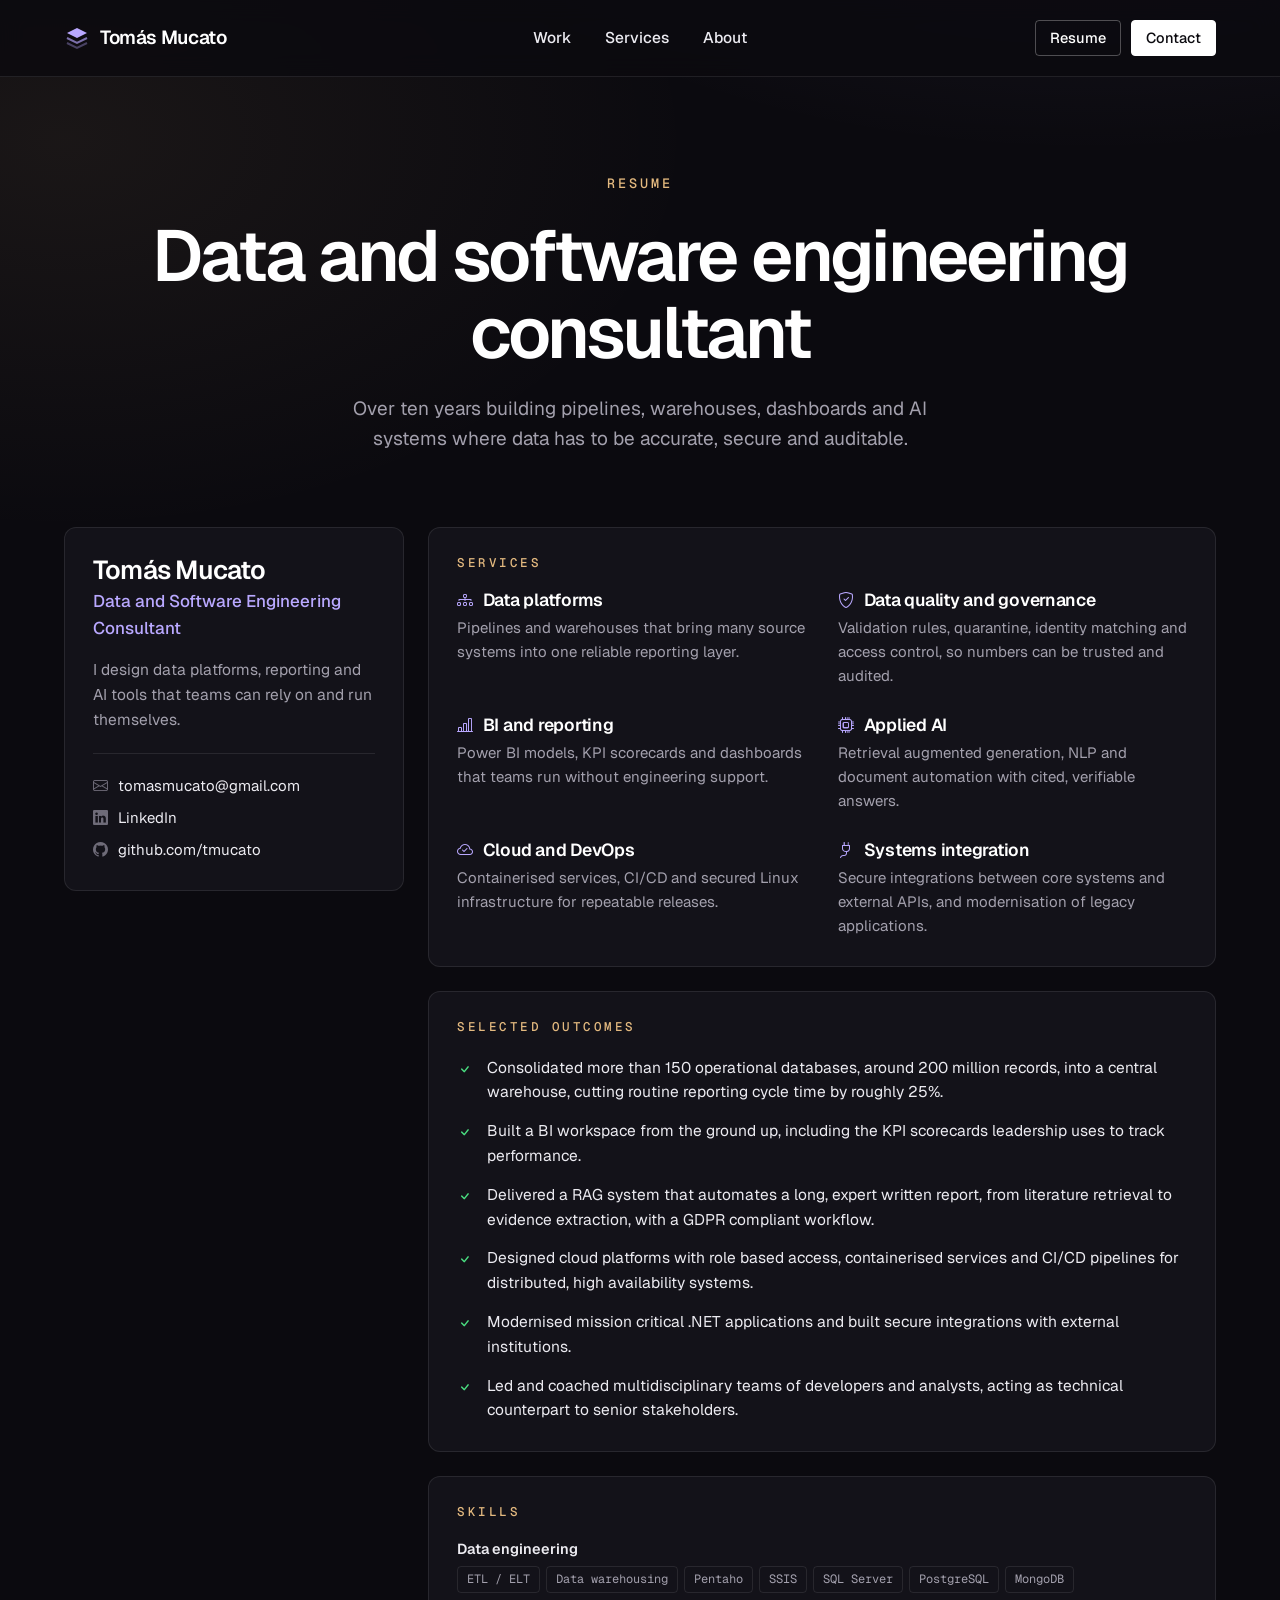
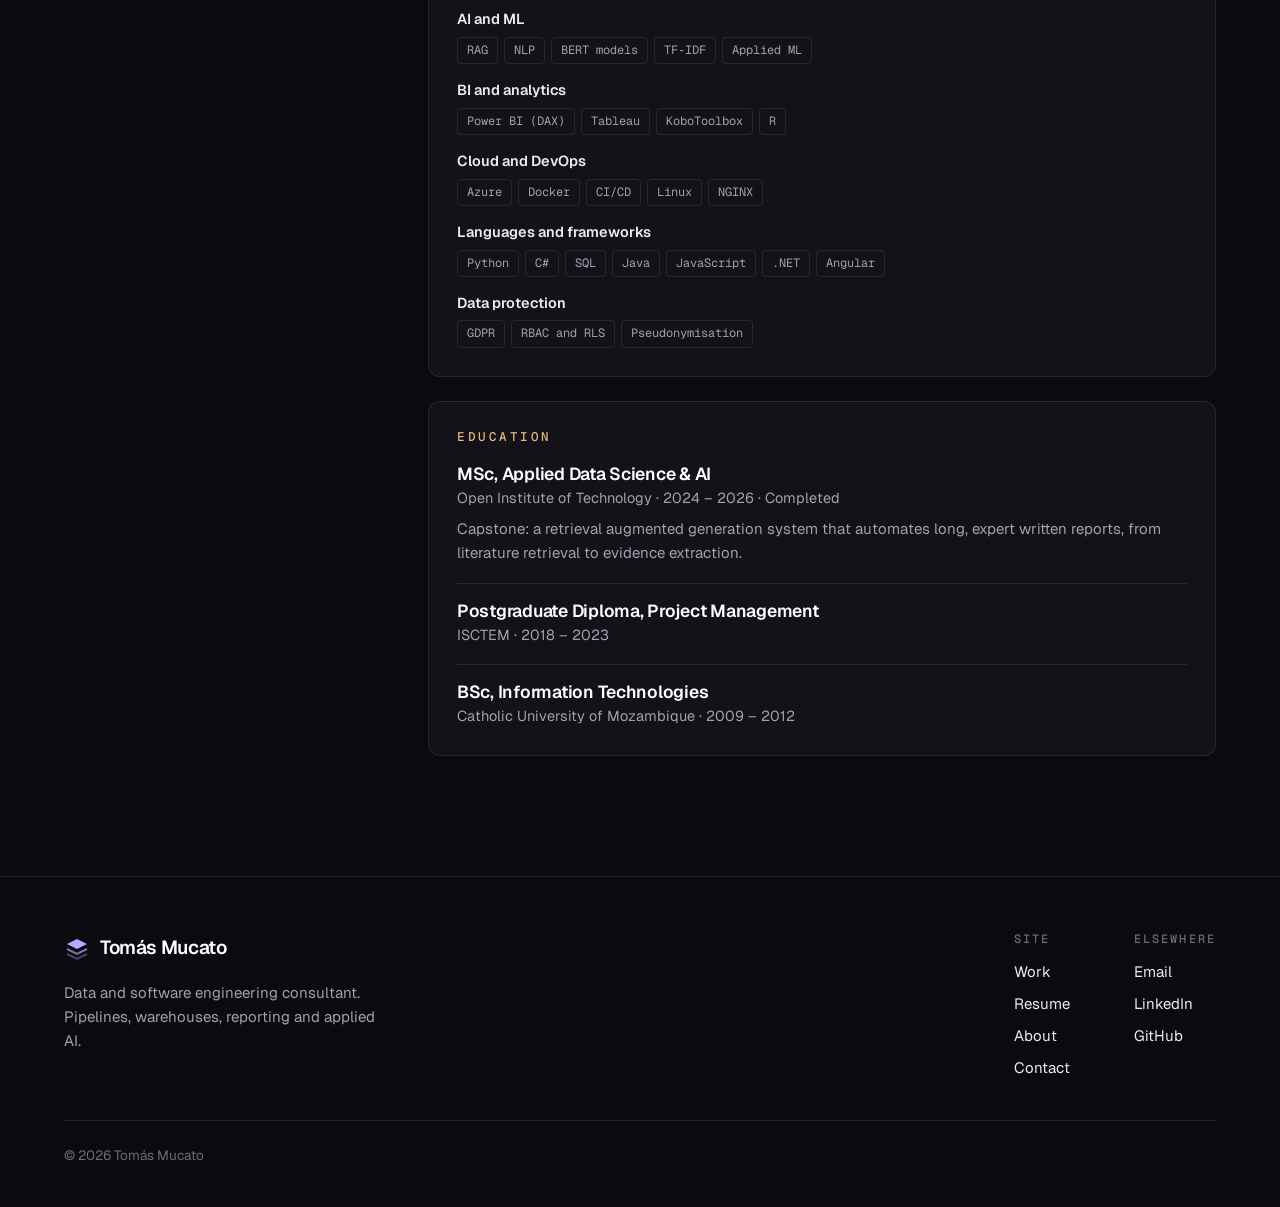
<file: resume.html>
<!DOCTYPE html>
<html lang="en">

<head>
  <meta charset="utf-8">
  <meta name="viewport" content="width=device-width, initial-scale=1">
  <title>Resume | Tomás Mucato</title>
  <meta name="description" content="Services, selected outcomes, skills and education of Tomás Mucato, data and software engineering consultant.">
  <meta name="theme-color" content="#0b0a0f">
  <link href="assets/img/favicon.svg" rel="icon" type="image/svg+xml">
  <link href="https://fonts.googleapis.com" rel="preconnect">
  <link href="https://fonts.gstatic.com" rel="preconnect" crossorigin>
  <link href="https://fonts.googleapis.com/css2?family=Geist:wght@400;500;600;700&family=Geist+Mono:wght@400;500&display=swap" rel="stylesheet">
  <link href="assets/vendor/bootstrap-icons/bootstrap-icons.css" rel="stylesheet">
  <link href="assets/css/site.css" rel="stylesheet">
</head>

<body>

  <header class="site-header">
    <div class="wrap">
      <a href="index.html" class="brand"><svg viewBox="0 0 26 26" aria-hidden="true"><path d="M13 3 23 8 13 13 3 8Z" fill="#b9a8ff"/><path d="M3 13l10 5 10-5" stroke="#b9a8ff" stroke-width="2" fill="none" opacity=".65"/><path d="M3 18l10 5 10-5" stroke="#b9a8ff" stroke-width="2" fill="none" opacity=".35"/></svg> Tomás Mucato</a>
      <nav class="site-nav" aria-label="Main">
        <a href="portfolio.html">Work</a>
        <a href="index.html#services">Services</a>
        <a href="about.html">About</a>
      </nav>
      <div class="header-actions">
        <a href="resume.html" class="btn btn-sm" aria-current="page">Resume</a>
        <a href="contact.html" class="btn btn-sm btn-light">Contact</a>
      </div>
      <button class="nav-toggle" type="button" aria-label="Menu" aria-expanded="false"><i class="bi bi-list"></i></button>
    </div>
    <nav class="mobile-menu wrap" aria-label="Mobile">
      <a href="portfolio.html">Work</a>
      <a href="index.html#services">Services</a>
      <a href="about.html">About</a>
      <a href="resume.html" aria-current="page">Resume</a>
      <a href="contact.html">Contact</a>
    </nav>
  </header>

  <main>

    <section class="page-hero">
      <div class="wrap">
        <span class="label">Resume</span>
        <h1>Data and software engineering consultant</h1>
        <p class="lede">Over ten years building pipelines, warehouses, dashboards and AI systems where data has to be accurate, secure and auditable.</p>
      </div>
    </section>

    <section>
      <div class="wrap resume-layout">

        <aside class="resume-side">
          <div class="card profile">
            <h2>Tomás Mucato</h2>
            <div class="role">Data and Software Engineering Consultant</div>
            <p>I design data platforms, reporting and AI tools that teams can rely on and run themselves.</p>
            <ul class="contact-list">
              <li><i class="bi bi-envelope"></i><a href="mailto:tomasmucato@gmail.com">tomasmucato@gmail.com</a></li>
              <li><i class="bi bi-linkedin"></i><a href="https://www.linkedin.com/in/tomas-mucato-898075a0/" target="_blank" rel="noopener">LinkedIn</a></li>
              <li><i class="bi bi-github"></i><a href="https://github.com/tmucato" target="_blank" rel="noopener">github.com/tmucato</a></li>
            </ul>
          </div>
        </aside>

        <div class="resume-main">
          <div class="card">
            <h2 class="card-title">Services</h2>
            <div class="service-list">
            <div>
              <h3><i class="bi bi-diagram-3"></i>Data platforms</h3>
              <p>Pipelines and warehouses that bring many source systems into one reliable reporting layer.</p>
            </div>
            <div>
              <h3><i class="bi bi-shield-check"></i>Data quality and governance</h3>
              <p>Validation rules, quarantine, identity matching and access control, so numbers can be trusted and audited.</p>
            </div>
            <div>
              <h3><i class="bi bi-bar-chart-line"></i>BI and reporting</h3>
              <p>Power BI models, KPI scorecards and dashboards that teams run without engineering support.</p>
            </div>
            <div>
              <h3><i class="bi bi-cpu"></i>Applied AI</h3>
              <p>Retrieval augmented generation, NLP and document automation with cited, verifiable answers.</p>
            </div>
            <div>
              <h3><i class="bi bi-cloud-check"></i>Cloud and DevOps</h3>
              <p>Containerised services, CI/CD and secured Linux infrastructure for repeatable releases.</p>
            </div>
            <div>
              <h3><i class="bi bi-plug"></i>Systems integration</h3>
              <p>Secure integrations between core systems and external APIs, and modernisation of legacy applications.</p>
            </div>
            </div>
          </div>

          <div class="card">
            <h2 class="card-title">Selected outcomes</h2>
            <ul class="check-list">
            <li>Consolidated more than 150 operational databases, around 200 million records, into a central warehouse, cutting routine reporting cycle time by roughly 25%.</li>
            <li>Built a BI workspace from the ground up, including the KPI scorecards leadership uses to track performance.</li>
            <li>Delivered a RAG system that automates a long, expert written report, from literature retrieval to evidence extraction, with a GDPR compliant workflow.</li>
            <li>Designed cloud platforms with role based access, containerised services and CI/CD pipelines for distributed, high availability systems.</li>
            <li>Modernised mission critical .NET applications and built secure integrations with external institutions.</li>
            <li>Led and coached multidisciplinary teams of developers and analysts, acting as technical counterpart to senior stakeholders.</li>
            </ul>
          </div>

          <div class="card">
            <h2 class="card-title">Skills</h2>
          <div class="skill-group">
            <h3>Data engineering</h3>
            <ul class="tags"><li>ETL / ELT</li><li>Data warehousing</li><li>Pentaho</li><li>SSIS</li><li>SQL Server</li><li>PostgreSQL</li><li>MongoDB</li></ul>
          </div>
          <div class="skill-group">
            <h3>AI and ML</h3>
            <ul class="tags"><li>RAG</li><li>NLP</li><li>BERT models</li><li>TF‑IDF</li><li>Applied ML</li></ul>
          </div>
          <div class="skill-group">
            <h3>BI and analytics</h3>
            <ul class="tags"><li>Power BI (DAX)</li><li>Tableau</li><li>KoboToolbox</li><li>R</li></ul>
          </div>
          <div class="skill-group">
            <h3>Cloud and DevOps</h3>
            <ul class="tags"><li>Azure</li><li>Docker</li><li>CI/CD</li><li>Linux</li><li>NGINX</li></ul>
          </div>
          <div class="skill-group">
            <h3>Languages and frameworks</h3>
            <ul class="tags"><li>Python</li><li>C#</li><li>SQL</li><li>Java</li><li>JavaScript</li><li>.NET</li><li>Angular</li></ul>
          </div>
          <div class="skill-group">
            <h3>Data protection</h3>
            <ul class="tags"><li>GDPR</li><li>RBAC and RLS</li><li>Pseudonymisation</li></ul>
          </div>
          </div>

          <div class="card">
            <h2 class="card-title">Education</h2>
            <div class="edu-item">
              <h3>MSc, Applied Data Science &amp; AI</h3>
              <div class="muted">Open Institute of Technology · 2024 – 2026 · Completed</div>
              <p>Capstone: a retrieval augmented generation system that automates long, expert written reports, from literature retrieval to evidence extraction.</p>
            </div>
            <div class="edu-item">
              <h3>Postgraduate Diploma, Project Management</h3>
              <div class="muted">ISCTEM · 2018 – 2023</div>
            </div>
            <div class="edu-item">
              <h3>BSc, Information Technologies</h3>
              <div class="muted">Catholic University of Mozambique · 2009 – 2012</div>
            </div>
          </div>
        </div>

      </div>
    </section>

  </main>

  <footer class="site-footer">
    <div class="wrap">
      <div class="footer-top">
        <div>
          <a href="index.html" class="brand"><svg viewBox="0 0 26 26" aria-hidden="true"><path d="M13 3 23 8 13 13 3 8Z" fill="#b9a8ff"/><path d="M3 13l10 5 10-5" stroke="#b9a8ff" stroke-width="2" fill="none" opacity=".65"/><path d="M3 18l10 5 10-5" stroke="#b9a8ff" stroke-width="2" fill="none" opacity=".35"/></svg> Tomás Mucato</a>
          <p>Data and software engineering consultant. Pipelines, warehouses, reporting and applied AI.</p>
        </div>
        <div class="footer-cols">
          <div>
            <h3>Site</h3>
            <ul>
              <li><a href="portfolio.html">Work</a></li>
              <li><a href="resume.html">Resume</a></li>
              <li><a href="about.html">About</a></li>
              <li><a href="contact.html">Contact</a></li>
            </ul>
          </div>
          <div>
            <h3>Elsewhere</h3>
            <ul>
              <li><a href="mailto:tomasmucato@gmail.com">Email</a></li>
              <li><a href="https://www.linkedin.com/in/tomas-mucato-898075a0/" target="_blank" rel="noopener">LinkedIn</a></li>
              <li><a href="https://github.com/tmucato" target="_blank" rel="noopener">GitHub</a></li>
            </ul>
          </div>
        </div>
      </div>
      <div class="footer-bottom">© 2026 Tomás Mucato</div>
    </div>
  </footer>

  <script src="assets/js/site.js"></script>

</body>

</html>
</file>
<file: assets/css/site.css>
/*
 * Site stylesheet. Dark "product launch" layout: bold headlines,
 * framed product shots, status cards. Replaces the template CSS.
 */

:root {
  --bg: #0b0a0f;
  --surface: #131219;
  --surface-2: #1a1922;
  --border: rgba(255, 255, 255, 0.09);
  --border-strong: rgba(255, 255, 255, 0.28);
  --text: #ecebf1;
  --muted: #a3a0ad;
  --dim: #6e6b78;
  --accent: #b9a8ff;
  --label: #e3b97f;
  --ok: #4ade80;
  --warn: #fbbf24;

  --sans: "Geist", "Inter", system-ui, -apple-system, "Segoe UI", sans-serif;
  --mono: "Geist Mono", ui-monospace, SFMono-Regular, Menlo, monospace;

  --wrap: 1200px;
  --gutter: 24px;
  --header-h: 76px;
  --radius: 12px;
}

*,
*::before,
*::after {
  box-sizing: border-box;
}

html {
  scroll-behavior: smooth;
}

body {
  margin: 0;
  background-color: var(--bg);
  background-image:
    radial-gradient(1100px 620px at 85% -10%, rgba(185, 168, 255, 0.11), transparent 70%),
    radial-gradient(900px 560px at 5% 5%, rgba(227, 185, 127, 0.07), transparent 70%);
  background-repeat: no-repeat;
  color: var(--text);
  font-family: var(--sans);
  font-size: 17px;
  line-height: 1.6;
  -webkit-font-smoothing: antialiased;
}

img {
  display: block;
  max-width: 100%;
}

a {
  color: var(--text);
  text-underline-offset: 3px;
  transition: color 0.15s, border-color 0.15s, background 0.15s;
}

a:hover {
  color: var(--accent);
}

:focus-visible {
  outline: 2px solid var(--accent);
  outline-offset: 3px;
}

h1, h2, h3, h4 {
  margin: 0;
  font-weight: 600;
  letter-spacing: -0.03em;
  line-height: 1.08;
  color: #fff;
}

p {
  margin: 0 0 1em;
}

code {
  font-family: var(--mono);
  font-size: 0.86em;
  padding: 2px 6px;
  border-radius: 4px;
  background: var(--surface-2);
  border: 1px solid var(--border);
}

.wrap {
  max-width: var(--wrap);
  margin: 0 auto;
  padding: 0 var(--gutter);
}

.muted {
  color: var(--muted);
}

@media (max-width: 575px) {
  :root {
    --gutter: 16px;
  }

  body {
    font-size: 16px;
  }
}

/* Header */
.site-header {
  position: sticky;
  top: 0;
  z-index: 50;
  background: rgba(11, 10, 15, 0.82);
  backdrop-filter: blur(12px);
  -webkit-backdrop-filter: blur(12px);
  border-bottom: 1px solid var(--border);
}

.site-header .wrap {
  display: grid;
  grid-template-columns: 1fr auto 1fr;
  align-items: center;
  height: var(--header-h);
}

.brand {
  display: inline-flex;
  align-items: center;
  gap: 10px;
  font-size: 19px;
  font-weight: 600;
  letter-spacing: -0.02em;
  color: #fff;
  text-decoration: none;
}

.brand svg {
  width: 26px;
  height: 26px;
}

.site-nav {
  display: flex;
  gap: 34px;
}

.site-nav a,
.header-actions a.text-link {
  font-size: 15.5px;
  font-weight: 500;
  color: var(--text);
  text-decoration: none;
}

.site-nav a:hover,
.site-nav a[aria-current="page"] {
  color: var(--accent);
}

.header-actions {
  display: flex;
  justify-content: flex-end;
  gap: 10px;
}

.nav-toggle {
  display: none;
  justify-self: end;
  width: 42px;
  height: 42px;
  padding: 0;
  border: 1px solid var(--border);
  border-radius: 6px;
  background: transparent;
  color: var(--text);
  font-size: 22px;
  cursor: pointer;
}

.site-header .mobile-menu {
  display: none;
  height: auto;
}

@media (max-width: 899px) {
  .site-header .wrap {
    grid-template-columns: 1fr auto;
  }

  .site-nav,
  .header-actions {
    display: none;
  }

  .nav-toggle {
    display: grid;
    place-items: center;
  }

  .nav-open .site-header .mobile-menu {
    display: grid;
    gap: 4px;
    padding: 12px var(--gutter) 24px;
    border-top: 1px solid var(--border);
  }

  .mobile-menu a {
    padding: 12px 0;
    font-size: 18px;
    font-weight: 500;
    color: var(--text);
    text-decoration: none;
    border-bottom: 1px solid var(--border);
  }

  .mobile-menu a[aria-current="page"] {
    color: var(--accent);
  }
}

/* Buttons */
.btn {
  display: inline-flex;
  align-items: center;
  justify-content: center;
  gap: 8px;
  padding: 11px 18px;
  border: 1px solid var(--border-strong);
  border-radius: 4px;
  font-size: 15.5px;
  font-weight: 500;
  line-height: 1.2;
  color: #fff;
  text-decoration: none;
  white-space: nowrap;
}

.btn:hover {
  color: #fff;
  border-color: #fff;
}

.btn-light {
  background: #fff;
  border-color: #fff;
  color: var(--bg);
}

.btn-light:hover {
  color: var(--bg);
  background: #e7e3ff;
  border-color: #e7e3ff;
}

.btn-sm {
  padding: 8px 14px;
  font-size: 14.5px;
}

.arrow-link {
  display: inline-flex;
  align-items: center;
  gap: 6px;
  font-weight: 500;
  font-size: 15.5px;
  color: var(--text);
  text-decoration: none;
}

.arrow-link i {
  font-size: 13px;
  transition: transform 0.15s;
}

.arrow-link:hover i {
  transform: translateX(3px);
}

.btn-row {
  display: flex;
  flex-wrap: wrap;
  gap: 12px;
}

/* Labels and headings */
.label {
  display: block;
  font-family: var(--mono);
  font-size: 13.5px;
  font-weight: 500;
  letter-spacing: 0.22em;
  text-transform: uppercase;
  color: var(--label);
  margin-bottom: 22px;
}

.accent {
  color: var(--accent);
}

/* Landing hero */
.hero {
  padding: 104px 0 0;
  text-align: center;
  overflow: hidden;
}

.hero h1 {
  font-size: clamp(44px, 7vw, 86px);
  letter-spacing: -0.04em;
  line-height: 1.02;
  margin-bottom: 30px;
}

.hero h1 .accent {
  display: block;
}

.hero .lede {
  max-width: 640px;
  margin: 0 auto;
  font-size: 19px;
  color: var(--muted);
}

.hero .btn-row {
  justify-content: center;
  margin: 40px 0 80px;
}

/* Framed product shot with floating status cards */
.showcase {
  position: relative;
  max-width: 1040px;
  margin: 0 auto;
}

.showcase::before {
  content: "";
  position: absolute;
  inset: 8% 6% -10%;
  z-index: -1;
  background: radial-gradient(closest-side, rgba(185, 168, 255, 0.28), transparent);
  filter: blur(40px);
}

.hero .showcase .browser {
  -webkit-mask-image: linear-gradient(180deg, #000 70%, transparent 100%);
  mask-image: linear-gradient(180deg, #000 70%, transparent 100%);
}

.browser {
  border: 1px solid var(--border-strong);
  border-radius: var(--radius) var(--radius) 0 0;
  background: var(--surface);
  overflow: hidden;
  box-shadow: 0 30px 80px rgba(0, 0, 0, 0.55);
}

.browser.rounded {
  border-radius: var(--radius);
}

.browser-bar {
  display: flex;
  align-items: center;
  gap: 7px;
  height: 36px;
  padding: 0 14px;
  border-bottom: 1px solid var(--border);
  background: var(--surface-2);
}

.browser-bar span {
  width: 10px;
  height: 10px;
  border-radius: 50%;
  background: #3a3844;
}

.browser-bar em {
  margin: 0 auto;
  padding-right: 44px;
  font-family: var(--mono);
  font-style: normal;
  font-size: 12px;
  color: var(--dim);
  overflow: hidden;
  text-overflow: ellipsis;
  white-space: nowrap;
}

.browser img {
  width: 100%;
}

.browser img.contain {
  aspect-ratio: 16 / 10;
  object-fit: contain;
  padding: 32px;
  background: #fff;
}

.browser img.contain.dark {
  background: #17161d;
}

.toast,
.run-log {
  position: absolute;
  z-index: 2;
  text-align: left;
  background: rgba(24, 23, 31, 0.9);
  backdrop-filter: blur(10px);
  -webkit-backdrop-filter: blur(10px);
  border: 1px solid var(--border-strong);
  border-radius: 10px;
  box-shadow: 0 16px 40px rgba(0, 0, 0, 0.5);
}

.toast {
  display: flex;
  gap: 12px;
  align-items: flex-start;
  width: 290px;
  padding: 14px 16px;
}

.toast .icon {
  flex: none;
  display: grid;
  place-items: center;
  width: 30px;
  height: 30px;
  border-radius: 7px;
  background: var(--surface-2);
  border: 1px solid var(--border);
  font-size: 15px;
}

.toast strong {
  display: block;
  font-size: 14.5px;
  font-weight: 600;
  color: #fff;
}

.toast small {
  display: block;
  font-family: var(--mono);
  font-size: 12px;
  color: var(--muted);
}

.toast.t1 {
  right: -56px;
  top: 64px;
}

.toast.t2 {
  right: -28px;
  top: 150px;
}

.toast.t3 {
  right: -64px;
  top: 236px;
}

.run-log {
  left: -72px;
  top: 120px;
  width: 300px;
  padding: 12px 14px;
  font-family: var(--mono);
  font-size: 11.5px;
  line-height: 1.9;
  color: var(--muted);
}

.run-log .head {
  display: flex;
  justify-content: space-between;
  color: var(--dim);
  border-bottom: 1px solid var(--border);
  margin-bottom: 6px;
  padding-bottom: 4px;
}

.run-log div span:first-child {
  color: var(--dim);
  margin-right: 10px;
}

.ok {
  color: var(--ok);
}

.warn {
  color: var(--warn);
}

@media (max-width: 1199px) {
  .toast.t1,
  .toast.t3 {
    right: 12px;
  }

  .toast.t2 {
    display: none;
  }

  .run-log {
    left: 12px;
  }
}

@media (max-width: 767px) {
  .toast,
  .run-log {
    display: none !important;
  }

  .hero {
    padding-top: 72px;
  }

  .hero .btn-row {
    margin-bottom: 56px;
  }
}

/* Tool strip */
.tools {
  padding: 72px 0 24px;
  text-align: center;
}

.tools .label {
  color: var(--dim);
  letter-spacing: 0.2em;
  font-size: 12.5px;
}

.tools ul {
  display: flex;
  flex-wrap: wrap;
  justify-content: center;
  gap: 14px 40px;
  margin: 0;
  padding: 0;
  list-style: none;
  font-size: 19px;
  font-weight: 600;
  letter-spacing: -0.02em;
  color: #8d8a97;
}

/* Sections */
.section {
  padding: 120px 0;
}

.section-head {
  max-width: 760px;
  margin-bottom: 56px;
}

.section-head.center {
  margin-left: auto;
  margin-right: auto;
  text-align: center;
}

.section-head h2 {
  font-size: clamp(34px, 4.6vw, 54px);
  margin-bottom: 18px;
}

.section-head p {
  font-size: 18.5px;
  color: var(--muted);
  margin: 0;
}

@media (max-width: 767px) {
  .section {
    padding: 80px 0;
  }

  .section-head {
    margin-bottom: 40px;
  }
}

/* Cards */
.card {
  background: var(--surface);
  border: 1px solid var(--border);
  border-radius: var(--radius);
  padding: 28px;
}

.card-grid {
  display: grid;
  grid-template-columns: repeat(3, 1fr);
  gap: 16px;
}

.card-grid.two {
  grid-template-columns: repeat(2, 1fr);
}

.service .icon {
  display: grid;
  place-items: center;
  width: 42px;
  height: 42px;
  margin-bottom: 22px;
  border-radius: 9px;
  border: 1px solid var(--border-strong);
  color: var(--accent);
  font-size: 19px;
}

.service h3 {
  font-size: 20px;
  letter-spacing: -0.02em;
  margin-bottom: 10px;
}

.service p {
  font-size: 15.5px;
  color: var(--muted);
  margin: 0;
}

@media (max-width: 991px) {
  .card-grid {
    grid-template-columns: repeat(2, 1fr);
  }
}

@media (max-width: 599px) {
  .card-grid,
  .card-grid.two {
    grid-template-columns: 1fr;
  }
}

/* Tags */
.tags {
  display: flex;
  flex-wrap: wrap;
  gap: 6px;
  margin: 0;
  padding: 0;
  list-style: none;
}

.tags li {
  padding: 3px 9px;
  border: 1px solid var(--border);
  border-radius: 4px;
  font-family: var(--mono);
  font-size: 12px;
  color: var(--muted);
}

/* Feature rows (selected work) */
.feature {
  display: grid;
  grid-template-columns: minmax(0, 7fr) minmax(0, 5fr);
  gap: 64px;
  align-items: center;
  padding: 48px 0;
}

.feature.flip .feature-media {
  order: 2;
}

.feature h3 {
  font-size: clamp(28px, 3vw, 38px);
  margin-bottom: 16px;
}

.feature h3 a {
  color: #fff;
  text-decoration: none;
}

.feature p {
  color: var(--muted);
}

.feature .tags {
  margin: 22px 0 28px;
}

.feature .label {
  margin-bottom: 14px;
}

.feature-media .browser {
  border-radius: var(--radius);
}

@media (max-width: 899px) {
  .feature {
    grid-template-columns: 1fr;
    gap: 28px;
    padding: 32px 0;
  }

  .feature.flip .feature-media {
    order: 0;
  }
}

/* Project cards (work page) */
.filters {
  display: inline-flex;
  flex-wrap: wrap;
  gap: 4px;
  padding: 4px;
  margin-bottom: 32px;
  border: 1px solid var(--border);
  border-radius: 8px;
  background: var(--surface);
}

.filters button {
  padding: 8px 14px;
  border: 0;
  border-radius: 5px;
  background: transparent;
  font: inherit;
  font-size: 14.5px;
  font-weight: 500;
  color: var(--muted);
  cursor: pointer;
}

.filters button:hover {
  color: #fff;
}

.filters button[aria-pressed="true"] {
  background: var(--surface-2);
  color: #fff;
  box-shadow: inset 0 0 0 1px var(--border-strong);
}

.project {
  display: flex;
  flex-direction: column;
  padding: 0;
  overflow: hidden;
  transition: border-color 0.15s, transform 0.15s;
}

.project[hidden] {
  display: none;
}

.project:hover {
  border-color: var(--border-strong);
  transform: translateY(-2px);
}

.project .thumb {
  display: block;
  aspect-ratio: 16 / 10;
  overflow: hidden;
  border-bottom: 1px solid var(--border);
  background: #fff;
}

.project .thumb img {
  width: 100%;
  height: 100%;
  object-fit: cover;
  object-position: top center;
}

.project .thumb.contain img {
  object-fit: contain;
  padding: 28px;
}

.project .thumb.dark {
  background: #17161d;
}

.project .body {
  display: flex;
  flex-direction: column;
  gap: 12px;
  flex: 1;
  padding: 24px;
}

.project .label {
  margin: 0;
  font-size: 12px;
}

.project h3 {
  font-size: 23px;
  letter-spacing: -0.02em;
}

.project h3 a {
  color: #fff;
  text-decoration: none;
}

.project p {
  margin: 0;
  font-size: 15.5px;
  color: var(--muted);
}

.project .links {
  display: flex;
  flex-wrap: wrap;
  gap: 18px;
  margin-top: auto;
  padding-top: 8px;
}

/* CTA band */
.cta-band {
  position: relative;
  overflow: hidden;
  padding: 88px 32px;
  text-align: center;
  border: 1px solid var(--border);
  border-radius: 16px;
  background:
    radial-gradient(700px 300px at 50% 0%, rgba(185, 168, 255, 0.18), transparent 70%),
    var(--surface);
}

.cta-band h2 {
  font-size: clamp(32px, 4.6vw, 52px);
  margin-bottom: 16px;
}

.cta-band p {
  color: var(--muted);
  font-size: 18px;
  max-width: 560px;
  margin: 0 auto 32px;
}

.cta-band .btn-row {
  justify-content: center;
}

/* Inner page hero */
.page-hero {
  padding: 96px 0 72px;
  text-align: center;
}

.page-hero h1 {
  font-size: clamp(40px, 6vw, 72px);
  letter-spacing: -0.04em;
  margin-bottom: 22px;
}

.page-hero .lede {
  max-width: 640px;
  margin: 0 auto;
  font-size: 19px;
  color: var(--muted);
}

.page-hero .btn-row {
  justify-content: center;
  margin-top: 32px;
}

.back-link {
  display: inline-flex;
  align-items: center;
  gap: 6px;
  margin-bottom: 28px;
  font-size: 14.5px;
  color: var(--muted);
  text-decoration: none;
}

/* Resume */
.resume-layout {
  display: grid;
  grid-template-columns: 340px minmax(0, 1fr);
  gap: 24px;
  align-items: start;
  padding-bottom: 120px;
}

.resume-side {
  position: sticky;
  top: calc(var(--header-h) + 24px);
}

.resume-main {
  display: grid;
  gap: 24px;
}

.card h2.card-title {
  font-family: var(--mono);
  font-size: 12.5px;
  font-weight: 500;
  letter-spacing: 0.2em;
  text-transform: uppercase;
  color: var(--label);
  margin-bottom: 22px;
}

.profile h2 {
  font-size: 26px;
  margin-bottom: 4px;
}

.profile .role {
  color: var(--accent);
  font-weight: 500;
  margin-bottom: 16px;
}

.profile p {
  color: var(--muted);
  font-size: 15.5px;
}

.contact-list {
  display: grid;
  gap: 8px;
  margin: 20px 0 0;
  padding: 20px 0 0;
  list-style: none;
  border-top: 1px solid var(--border);
  font-size: 15px;
}

.contact-list i {
  color: var(--dim);
  margin-right: 10px;
}

.contact-list a {
  text-decoration: none;
}

.skill-group + .skill-group {
  margin-top: 18px;
}

.skill-group h3 {
  font-size: 14.5px;
  font-weight: 600;
  letter-spacing: 0;
  color: var(--text);
  margin-bottom: 10px;
}

.service-list {
  display: grid;
  grid-template-columns: repeat(2, 1fr);
  gap: 28px 32px;
}

.service-list h3 {
  display: flex;
  align-items: center;
  gap: 10px;
  font-size: 17.5px;
  letter-spacing: -0.015em;
  margin-bottom: 6px;
}

.service-list h3 i {
  color: var(--accent);
  font-size: 16px;
}

.service-list p {
  margin: 0;
  font-size: 15px;
  color: var(--muted);
}

.check-list {
  display: grid;
  gap: 14px;
  margin: 0;
  padding: 0;
  list-style: none;
}

.check-list li {
  position: relative;
  padding-left: 30px;
  font-size: 15.5px;
}

.check-list li::before {
  content: "\F26E";
  font-family: "bootstrap-icons";
  position: absolute;
  left: 0;
  top: 1px;
  color: var(--ok);
}

.edu-item + .edu-item {
  margin-top: 18px;
  padding-top: 18px;
  border-top: 1px solid var(--border);
}

.edu-item h3 {
  font-size: 17.5px;
  letter-spacing: -0.015em;
  margin-bottom: 2px;
}

.edu-item .muted {
  font-size: 14.5px;
}

.edu-item p {
  margin: 8px 0 0;
  font-size: 15px;
  color: var(--muted);
}

@media (max-width: 991px) {
  .resume-layout {
    grid-template-columns: 1fr;
  }

  .resume-side {
    position: static;
  }
}

@media (max-width: 599px) {
  .service-list {
    grid-template-columns: 1fr;
  }

  .card {
    padding: 22px;
  }
}

/* About */
.about-grid {
  display: grid;
  grid-template-columns: minmax(0, 3fr) minmax(0, 2fr);
  gap: 24px;
  align-items: start;
}

.about-grid .bio p {
  font-size: 18px;
  color: var(--muted);
}

.about-grid .bio p:first-child {
  font-size: 22px;
  line-height: 1.5;
  color: var(--text);
}

.fact-list {
  margin: 0;
}

.fact-list dt {
  font-family: var(--mono);
  font-size: 12px;
  letter-spacing: 0.15em;
  text-transform: uppercase;
  color: var(--dim);
}

.fact-list dd {
  margin: 4px 0 18px;
  font-size: 15.5px;
}

.fact-list dd:last-child {
  margin-bottom: 0;
}

.focus-grid {
  display: grid;
  grid-template-columns: repeat(4, 1fr);
  gap: 12px;
  margin: 0;
  padding: 0;
  list-style: none;
}

.focus-grid li {
  display: flex;
  align-items: center;
  gap: 12px;
  padding: 16px 18px;
  font-size: 15px;
  font-weight: 500;
}

.focus-grid i {
  color: var(--accent);
  font-size: 17px;
}

@media (max-width: 991px) {
  .about-grid {
    grid-template-columns: 1fr;
  }

  .focus-grid {
    grid-template-columns: repeat(2, 1fr);
  }
}

@media (max-width: 479px) {
  .focus-grid {
    grid-template-columns: 1fr;
  }
}

/* Contact */
.contact-card {
  max-width: 760px;
  margin: 0 auto;
  text-align: center;
  padding: 56px 32px;
}

.contact-card .email {
  display: inline-block;
  font-size: clamp(22px, 4vw, 40px);
  font-weight: 600;
  letter-spacing: -0.03em;
  color: #fff;
  text-decoration: none;
  border-bottom: 1px solid var(--border-strong);
  margin-bottom: 32px;
  word-break: break-word;
}

.contact-card .email:hover {
  color: var(--accent);
  border-color: var(--accent);
}

.contact-card .btn-row {
  justify-content: center;
}

.contact-meta {
  max-width: 760px;
  margin: 16px auto 120px;
}

.contact-meta .card {
  display: flex;
  align-items: center;
  gap: 14px;
  padding: 20px 22px;
  text-decoration: none;
}

.contact-meta .card i {
  font-size: 20px;
  color: var(--accent);
}

.contact-meta .card small {
  display: block;
  font-family: var(--mono);
  font-size: 11.5px;
  letter-spacing: 0.15em;
  text-transform: uppercase;
  color: var(--dim);
}

/* Case study */
.case-showcase {
  max-width: 1040px;
  margin: 0 auto;
}

.case-body {
  display: grid;
  grid-template-columns: minmax(0, 1fr) 320px;
  gap: 64px;
  align-items: start;
  padding: 88px 0 120px;
}

.case-body h2 {
  font-size: 30px;
  margin: 48px 0 16px;
}

.case-body h2:first-child {
  margin-top: 0;
}

.case-body p,
.case-body li {
  color: var(--muted);
}

.case-body strong {
  color: var(--text);
  font-weight: 600;
}

.case-body ul {
  padding-left: 20px;
}

.case-body li + li {
  margin-top: 10px;
}

.case-body figure {
  margin: 32px 0 0;
}

.case-body figcaption {
  margin-top: 10px;
  font-size: 14px;
  color: var(--dim);
}

.case-aside {
  position: sticky;
  top: calc(var(--header-h) + 24px);
}

.case-aside dl {
  margin: 0;
}

.case-aside dt {
  font-family: var(--mono);
  font-size: 11.5px;
  letter-spacing: 0.15em;
  text-transform: uppercase;
  color: var(--dim);
}

.case-aside dd {
  margin: 4px 0 18px;
  font-size: 15px;
}

.case-aside dd:last-child {
  margin-bottom: 0;
}

.case-aside .btn {
  width: 100%;
  margin-top: 10px;
}

@media (max-width: 991px) {
  .case-body {
    grid-template-columns: 1fr;
    gap: 40px;
    padding-top: 64px;
  }

  .case-aside {
    position: static;
  }
}

.layer-flow {
  display: grid;
  grid-template-columns: repeat(3, 1fr);
  gap: 10px;
  margin: 8px 0 0;
  padding: 0 !important;
  list-style: none;
  counter-reset: layer;
}

.layer-flow li {
  counter-increment: layer;
  margin: 0 !important;
  padding: 16px;
  border: 1px solid var(--border);
  border-radius: 10px;
  background: var(--surface);
  font-size: 14.5px;
}

.layer-flow strong {
  display: block;
  margin-bottom: 4px;
  font-size: 16px;
  color: #fff;
}

.layer-flow strong::before {
  content: counter(layer, decimal-leading-zero) "  ";
  font-family: var(--mono);
  font-size: 12px;
  font-weight: 400;
  color: var(--label);
}

@media (max-width: 599px) {
  .layer-flow {
    grid-template-columns: 1fr 1fr;
  }
}

/* Footer */
.site-footer {
  border-top: 1px solid var(--border);
  padding: 56px 0 40px;
  font-size: 15px;
  color: var(--muted);
}

.footer-top {
  display: flex;
  flex-wrap: wrap;
  justify-content: space-between;
  gap: 32px;
  padding-bottom: 40px;
}

.footer-top p {
  max-width: 320px;
  margin: 12px 0 0;
}

.footer-cols {
  display: flex;
  gap: 64px;
}

.footer-cols h3 {
  font-family: var(--mono);
  font-size: 12px;
  font-weight: 500;
  letter-spacing: 0.18em;
  text-transform: uppercase;
  color: var(--dim);
  margin-bottom: 14px;
}

.footer-cols ul {
  display: grid;
  gap: 8px;
  margin: 0;
  padding: 0;
  list-style: none;
}

.footer-cols a {
  color: var(--text);
  text-decoration: none;
}

.footer-bottom {
  padding-top: 24px;
  border-top: 1px solid var(--border);
  font-size: 13.5px;
  color: var(--dim);
}

@media (prefers-reduced-motion: reduce) {
  html {
    scroll-behavior: auto;
  }

  *,
  *::before,
  *::after {
    transition: none !important;
  }
}
</file>
